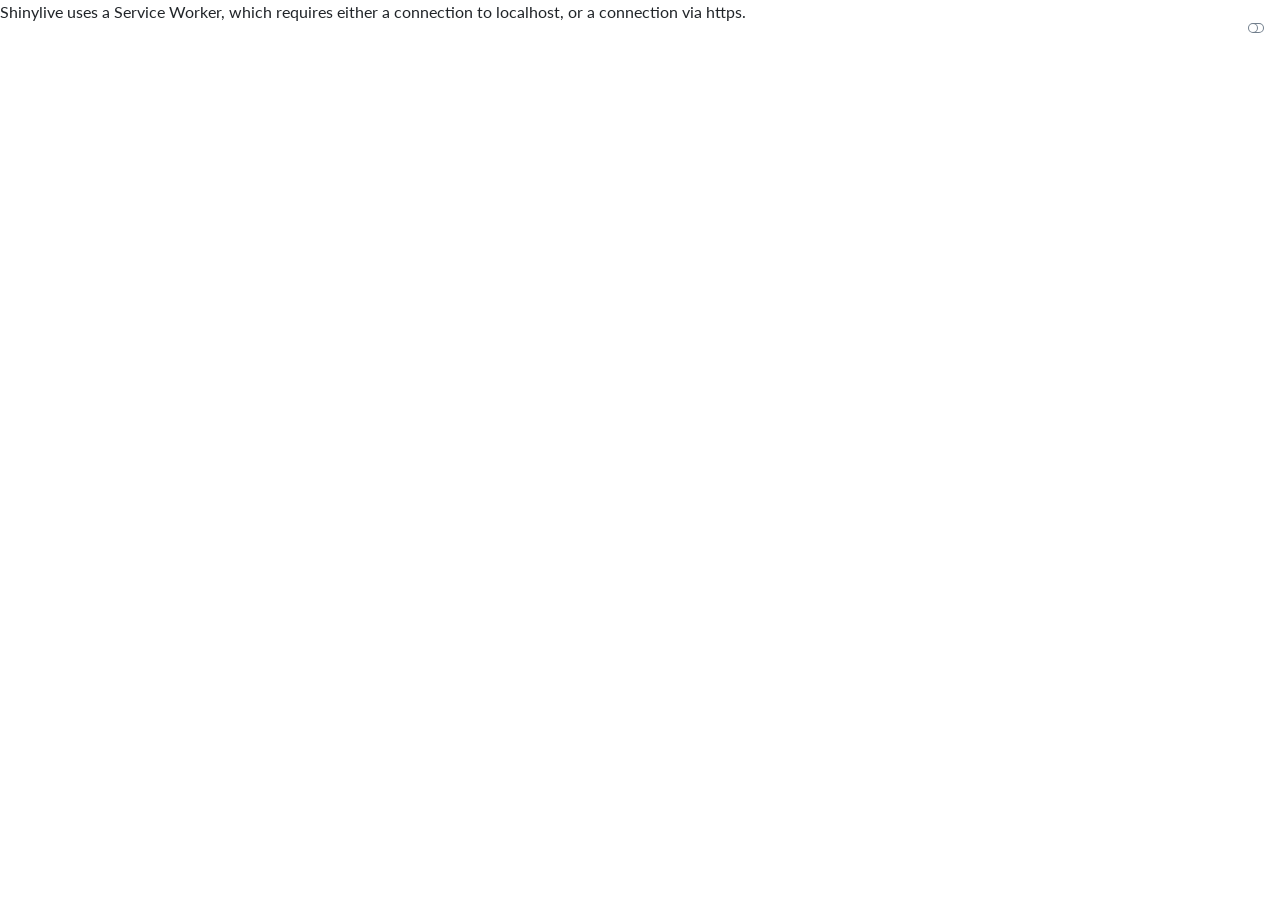
<file: tool_weighting.html>
<!DOCTYPE html>
<html xmlns="http://www.w3.org/1999/xhtml" lang="en" xml:lang="en"><head>

<meta charset="utf-8">
<meta name="generator" content="quarto-1.9.27">

<meta name="viewport" content="width=device-width, initial-scale=1.0, user-scalable=yes">


<title>QC Tool Recommendation Dashboard – QC Benchmark for Nanopore Reads</title>
<style>
/* Default styles provided by pandoc.
** See https://pandoc.org/MANUAL.html#variables-for-html for config info.
*/
code{white-space: pre-wrap;}
span.smallcaps{font-variant: small-caps;}
div.columns{display: flex; gap: min(4vw, 1.5em);}
div.column{flex: auto; overflow-x: auto;}
div.hanging-indent{margin-left: 1.5em; text-indent: -1.5em;}
ul.task-list{list-style: none;}
ul.task-list li input[type="checkbox"] {
  width: 0.8em;
  margin: 0 0.8em 0.2em -1em; /* quarto-specific, see https://github.com/quarto-dev/quarto-cli/issues/4556 */ 
  vertical-align: middle;
}
</style>


<script src="site_libs/quarto-nav/quarto-nav.js"></script>
<script src="site_libs/quarto-nav/headroom.min.js"></script>
<script src="site_libs/clipboard/clipboard.min.js"></script>
<script src="site_libs/quarto-search/autocomplete.umd.js"></script>
<script src="site_libs/quarto-search/fuse.min.js"></script>
<script src="site_libs/quarto-search/quarto-search.js"></script>
<meta name="quarto:offset" content="./">
<script src="site_libs/quarto-html/quarto.js" type="module"></script>
<script src="site_libs/quarto-html/tabsets/tabsets.js" type="module"></script>
<script src="site_libs/quarto-html/popper.min.js"></script>
<script src="site_libs/quarto-html/tippy.umd.min.js"></script>
<script src="site_libs/quarto-html/anchor.min.js"></script>
<link href="site_libs/quarto-html/tippy.css" rel="stylesheet">
<link href="site_libs/quarto-html/quarto-syntax-highlighting-adfb2833bc15652ec5881dc6381ea988.css" rel="stylesheet" class="quarto-color-scheme" id="quarto-text-highlighting-styles">
<link href="site_libs/quarto-html/quarto-syntax-highlighting-dark-60eb8141d3f50090c0f52d36a83ed331.css" rel="stylesheet" class="quarto-color-scheme quarto-color-alternate" id="quarto-text-highlighting-styles">
<link href="site_libs/quarto-html/quarto-syntax-highlighting-adfb2833bc15652ec5881dc6381ea988.css" rel="stylesheet" class="quarto-color-scheme-extra" id="quarto-text-highlighting-styles">
<script src="site_libs/bootstrap/bootstrap.min.js"></script>
<link href="site_libs/bootstrap/bootstrap-icons.css" rel="stylesheet">
<link href="site_libs/bootstrap/bootstrap-e8a4c0895993354b54972b5f1e41c0e4.min.css" rel="stylesheet" append-hash="true" class="quarto-color-scheme" id="quarto-bootstrap" data-mode="light">
<link href="site_libs/bootstrap/bootstrap-dark-58008ceab81c4fb57a6fd58a386c2ec9.min.css" rel="stylesheet" append-hash="true" class="quarto-color-scheme quarto-color-alternate" id="quarto-bootstrap" data-mode="dark">
<link href="site_libs/bootstrap/bootstrap-e8a4c0895993354b54972b5f1e41c0e4.min.css" rel="stylesheet" append-hash="true" class="quarto-color-scheme-extra" id="quarto-bootstrap" data-mode="light">
<meta name="shinylive:serviceworker_dir" content=".">
<script src="site_libs/quarto-contrib/shinylive-0.10.12/shinylive/load-shinylive-sw.js" type="module"></script>
<script src="site_libs/quarto-contrib/shinylive-0.10.12/shinylive/run-python-blocks.js" type="module"></script>
<link href="site_libs/quarto-contrib/shinylive-0.10.12/shinylive/shinylive.css" rel="stylesheet">
<link href="site_libs/quarto-contrib/shinylive-quarto-css/shinylive-quarto.css" rel="stylesheet">
<script id="quarto-search-options" type="application/json">{
  "location": "navbar",
  "copy-button": false,
  "collapse-after": 3,
  "panel-placement": "end",
  "type": "overlay",
  "limit": 50,
  "keyboard-shortcut": [
    "f",
    "/",
    "s"
  ],
  "show-item-context": false,
  "language": {
    "search-no-results-text": "No results",
    "search-matching-documents-text": "matching documents",
    "search-copy-link-title": "Copy link to search",
    "search-hide-matches-text": "Hide additional matches",
    "search-more-match-text": "more match in this document",
    "search-more-matches-text": "more matches in this document",
    "search-clear-button-title": "Clear",
    "search-text-placeholder": "",
    "search-detached-cancel-button-title": "Cancel",
    "search-submit-button-title": "Submit",
    "search-label": "Search"
  }
}</script>
<style>html{ scroll-behavior: smooth; }</style>


</head>

<body class="nav-fixed quarto-light"><script id="quarto-html-before-body" type="application/javascript">
    const toggleBodyColorMode = (bsSheetEl) => {
      const mode = bsSheetEl.getAttribute("data-mode");
      const bodyEl = window.document.querySelector("body");
      if (mode === "dark") {
        bodyEl.classList.add("quarto-dark");
        bodyEl.classList.remove("quarto-light");
      } else {
        bodyEl.classList.add("quarto-light");
        bodyEl.classList.remove("quarto-dark");
      }
    }
    const toggleBodyColorPrimary = () => {
      const bsSheetEl = window.document.querySelector("link#quarto-bootstrap:not([rel=disabled-stylesheet])");
      if (bsSheetEl) {
        toggleBodyColorMode(bsSheetEl);
      }
    }
    const setColorSchemeToggle = (alternate) => {
      const toggles = window.document.querySelectorAll('.quarto-color-scheme-toggle');
      for (let i=0; i < toggles.length; i++) {
        const toggle = toggles[i];
        if (toggle) {
          if (alternate) {
            toggle.classList.add("alternate");
          } else {
            toggle.classList.remove("alternate");
          }
        }
      }
    };
    const toggleColorMode = (alternate) => {
      // Switch the stylesheets
      const primaryStylesheets = window.document.querySelectorAll('link.quarto-color-scheme:not(.quarto-color-alternate)');
      const alternateStylesheets = window.document.querySelectorAll('link.quarto-color-scheme.quarto-color-alternate');
      manageTransitions('#quarto-margin-sidebar .nav-link', false);
      if (alternate) {
        // note: dark is layered on light, we don't disable primary!
        enableStylesheet(alternateStylesheets);
        for (const sheetNode of alternateStylesheets) {
          if (sheetNode.id === "quarto-bootstrap") {
            toggleBodyColorMode(sheetNode);
          }
        }
      } else {
        disableStylesheet(alternateStylesheets);
        enableStylesheet(primaryStylesheets)
        toggleBodyColorPrimary();
      }
      manageTransitions('#quarto-margin-sidebar .nav-link', true);
      // Switch the toggles
      setColorSchemeToggle(alternate)
      // Hack to workaround the fact that safari doesn't
      // properly recolor the scrollbar when toggling (#1455)
      if (navigator.userAgent.indexOf('Safari') > 0 && navigator.userAgent.indexOf('Chrome') == -1) {
        manageTransitions("body", false);
        window.scrollTo(0, 1);
        setTimeout(() => {
          window.scrollTo(0, 0);
          manageTransitions("body", true);
        }, 40);
      }
    }
    const disableStylesheet = (stylesheets) => {
      for (let i=0; i < stylesheets.length; i++) {
        const stylesheet = stylesheets[i];
        stylesheet.rel = 'disabled-stylesheet';
      }
    }
    const enableStylesheet = (stylesheets) => {
      for (let i=0; i < stylesheets.length; i++) {
        const stylesheet = stylesheets[i];
        if(stylesheet.rel !== 'stylesheet') { // for Chrome, which will still FOUC without this check
          stylesheet.rel = 'stylesheet';
        }
      }
    }
    const manageTransitions = (selector, allowTransitions) => {
      const els = window.document.querySelectorAll(selector);
      for (let i=0; i < els.length; i++) {
        const el = els[i];
        if (allowTransitions) {
          el.classList.remove('notransition');
        } else {
          el.classList.add('notransition');
        }
      }
    }
    const isFileUrl = () => {
      return window.location.protocol === 'file:';
    }
    const hasAlternateSentinel = () => {
      let styleSentinel = getColorSchemeSentinel();
      if (styleSentinel !== null) {
        return styleSentinel === "alternate";
      } else {
        return false;
      }
    }
    const setStyleSentinel = (alternate) => {
      const value = alternate ? "alternate" : "default";
      if (!isFileUrl()) {
        window.localStorage.setItem("quarto-color-scheme", value);
      } else {
        localAlternateSentinel = value;
      }
    }
    const getColorSchemeSentinel = () => {
      if (!isFileUrl()) {
        const storageValue = window.localStorage.getItem("quarto-color-scheme");
        return storageValue != null ? storageValue : localAlternateSentinel;
      } else {
        return localAlternateSentinel;
      }
    }
    const toggleGiscusIfUsed = (isAlternate, darkModeDefault) => {
      const baseTheme = document.querySelector('#giscus-base-theme')?.value ?? 'light';
      const alternateTheme = document.querySelector('#giscus-alt-theme')?.value ?? 'dark';
      let newTheme = '';
      if(authorPrefersDark) {
        newTheme = isAlternate ? baseTheme : alternateTheme;
      } else {
        newTheme = isAlternate ? alternateTheme : baseTheme;
      }
      const changeGiscusTheme = () => {
        // From: https://github.com/giscus/giscus/issues/336
        const sendMessage = (message) => {
          const iframe = document.querySelector('iframe.giscus-frame');
          if (!iframe) return;
          iframe.contentWindow.postMessage({ giscus: message }, 'https://giscus.app');
        }
        sendMessage({
          setConfig: {
            theme: newTheme
          }
        });
      }
      const isGiscussLoaded = window.document.querySelector('iframe.giscus-frame') !== null;
      if (isGiscussLoaded) {
        changeGiscusTheme();
      }
    };
    const authorPrefersDark = false;
    const darkModeDefault = authorPrefersDark;
      document.querySelector('link#quarto-text-highlighting-styles.quarto-color-scheme-extra').rel = 'disabled-stylesheet';
      document.querySelector('link#quarto-bootstrap.quarto-color-scheme-extra').rel = 'disabled-stylesheet';
    let localAlternateSentinel = darkModeDefault ? 'alternate' : 'default';
    // Dark / light mode switch
    window.quartoToggleColorScheme = () => {
      // Read the current dark / light value
      let toAlternate = !hasAlternateSentinel();
      toggleColorMode(toAlternate);
      setStyleSentinel(toAlternate);
      toggleGiscusIfUsed(toAlternate, darkModeDefault);
      window.dispatchEvent(new Event('resize'));
    };
    // Switch to dark mode if need be
    if (hasAlternateSentinel()) {
      toggleColorMode(true);
    } else {
      toggleColorMode(false);
    }
  </script>

<div id="quarto-search-results"></div>
  <header id="quarto-header" class="headroom fixed-top">
    <nav class="navbar navbar-expand-lg " data-bs-theme="dark">
      <div class="navbar-container container-fluid">
      <div class="navbar-brand-container mx-auto">
    <a class="navbar-brand" href="./index.html">
    <span class="navbar-title">QC Benchmark for Nanopore Reads</span>
    </a>
  </div>
            <div id="quarto-search" class="" title="Search"></div>
          <button class="navbar-toggler" type="button" data-bs-toggle="collapse" data-bs-target="#navbarCollapse" aria-controls="navbarCollapse" role="menu" aria-expanded="false" aria-label="Toggle navigation" onclick="if (window.quartoToggleHeadroom) { window.quartoToggleHeadroom(); }">
  <span class="navbar-toggler-icon"></span>
</button>
          <div class="collapse navbar-collapse" id="navbarCollapse">
            <ul class="navbar-nav navbar-nav-scroll me-auto">
  <li class="nav-item">
    <a class="nav-link active" href="./tool_weighting.html" aria-current="page"> 
<span class="menu-text">QC Tool Selection</span></a>
  </li>  
  <li class="nav-item">
    <a class="nav-link" href="./methods_and_robustness.html"> 
<span class="menu-text">Methods &amp; Robustness</span></a>
  </li>  
</ul>
          </div> <!-- /navcollapse -->
            <div class="quarto-navbar-tools">
  <a href="" class="quarto-color-scheme-toggle quarto-navigation-tool  px-1" onclick="window.quartoToggleColorScheme(); return false;" title="Toggle dark mode"><i class="bi"></i></a>
</div>
      </div> <!-- /container-fluid -->
    </nav>
</header>
<!-- content -->
<div id="quarto-content" class="quarto-container page-columns page-rows-contents page-layout-full page-navbar">
<!-- sidebar -->
<!-- margin-sidebar -->
    <div id="quarto-margin-sidebar" class="sidebar margin-sidebar zindex-bottom">
        
    </div>
<!-- main -->
<main class="content column-page" id="quarto-document-content">


<header id="title-block-header" class="quarto-title-block default">
<div class="quarto-title">
<h1 class="title">QC Tool Recommendation Dashboard</h1>
</div>



<div class="quarto-title-meta column-page">

    
  
    
  </div>
  


</header>


<div class="callout callout-style-simple callout-note no-icon">
<div class="callout-body d-flex">
<div class="callout-icon-container">
<i class="callout-icon no-icon"></i>
</div>
<div class="callout-body-container">
<p><strong>Scoring Specification:</strong> 1.0 &nbsp;|&nbsp; <strong>Benchmark Scope:</strong> 13 reference bacterial isolates × 17 combinations × HAC/SUP × 20×/100× (884 observations) &nbsp;|&nbsp; <a href="methods_and_robustness.html">Methods &amp; Robustness Documentation →</a></p>
</div>
</div>
</div>
<pre class="shinylive-python" data-engine="python"><code>#| '!! shinylive warning !!': |
#|   shinylive does not work in self-contained HTML documents.
#|   Please set `embed-resources: false` in your metadata.
#| standalone: true
#| viewerHeight: 1100

from shiny import App, render, ui, reactive
import pandas as pd
import numpy as np
import re
import io
import hashlib
from datetime import datetime, timezone

def _load_app_config():
    try:
        from qc_scoring.config import load_dashboard_config
        return load_dashboard_config()
    except Exception:
        from dataclasses import dataclass

        @dataclass(frozen=True)
        class DashboardConfig:
            repository_owner: str = "adimascf"
            repository_name: str = "biox7021"
            site_base_url: str = "https://adimascf.github.io/biox7021/"
            default_branch: str = "main"
            source_data_path: str = "logbook/assembly_metrics.csv"
            pinned_commit: str = "4d6b8cb1d482e5066f9ca575ebd3b67af4a32562"
            bundled_data_path: str = "assets/data/assembly_metrics.csv"
            scoring_version: str = "1.0"

            def provenance_text(self) -&gt; str:
                commit_short = self.pinned_commit[:7] if self.pinned_commit else "unknown"
                return f"Source: {self.repository_owner}/{self.repository_name} @ {commit_short}"

            def data_url(self) -&gt; str:
                return f"https://raw.githubusercontent.com/{self.repository_owner}/{self.repository_name}/{self.pinned_commit}/{self.source_data_path}"

        try:
            import yaml
            for p in ["config/dashboard_config.yaml", "../config/dashboard_config.yaml"]:
                try:
                    with open(p, "r", encoding="utf-8") as f:
                        data = yaml.safe_load(f) or {}
                        repo = data.get("repository", {})
                        evidence = data.get("evidence", {})
                        scoring = data.get("scoring", {})
                        return DashboardConfig(
                            repository_owner=str(repo.get("owner", "adimascf")),
                            repository_name=str(repo.get("name", "biox7021")),
                            site_base_url=str(repo.get("base_url", "https://adimascf.github.io/biox7021/")),
                            default_branch=str(repo.get("default_branch", "main")),
                            source_data_path=str(evidence.get("source_data_path", "logbook/assembly_metrics.csv")),
                            pinned_commit=str(evidence.get("pinned_commit", "4d6b8cb1d482e5066f9ca575ebd3b67af4a32562")),
                            bundled_data_path=str(evidence.get("bundled_data_path", "assets/data/assembly_metrics.csv")),
                            scoring_version=str(scoring.get("version", "1.0")),
                        )
                except Exception:
                    pass
        except Exception:
            pass

        return DashboardConfig()

app_config = _load_app_config()

app_ui = ui.page_fluid(
    ui.tags.style("""
        .region-container {
            border: 1px solid #e2e8f0;
            border-radius: 8px;
            padding: 18px 20px;
            margin-bottom: 20px;
            background-color: #ffffff;
        }
        .region-header {
            font-size: 1.2rem;
            font-weight: 600;
            margin-top: 0;
            margin-bottom: 12px;
            color: #1e293b;
            border-bottom: 2px solid #f1f5f9;
            padding-bottom: 8px;
        }
        .provenance-box {
            font-size: 0.85rem;
            color: #64748b;
            background-color: #f8fafc;
            border-left: 4px solid #3b82f6;
            padding: 10px 14px;
            margin-top: 15px;
        }
        .sr-only {
            position: absolute;
            width: 1px;
            height: 1px;
            padding: 0;
            margin: -1px;
            overflow: hidden;
            clip: rect(0, 0, 0, 0);
            border: 0;
        }
        .ranking-table th {
            background-color: #f8fafc;
            color: #334155;
            font-weight: 600;
            font-size: 0.9rem;
            border-bottom: 2px solid #cbd5e1;
        }
        .ranking-table td {
            vertical-align: middle;
            font-size: 0.9rem;
        }
        .near-tie-badge {
            font-size: 0.72rem;
            background-color: #475569;
            color: #ffffff;
            padding: 2px 7px;
            border-radius: 4px;
            display: inline-block;
            margin-top: 2px;
            font-weight: 500;
        }
        .dot-plot-container {
            background-color: #ffffff;
            border: 1px solid #cbd5e1;
            border-radius: 6px;
            padding: 12px 14px;
            margin-bottom: 14px;
        }
        .text-interpretation-box {
            font-size: 0.85rem;
            color: #334155;
            background-color: #f8fafc;
            border: 1px solid #e2e8f0;
            border-radius: 6px;
            padding: 10px 14px;
            margin-top: 8px;
            margin-bottom: 16px;
        }
    """),

    # Region 1: Scenario Selection
    ui.tags.section(
        {"id": "region-scenario", "role": "region", "aria-labelledby": "heading-scenario", "class": "region-container"},
        ui.tags.h2({"id": "heading-scenario", "class": "region-header"}, "1. Scenario Selection"),
        ui.tags.p("Select the basecalling model and sequencing depth matching your experiment. Selections begin unset."),
        ui.layout_columns(
            ui.input_select(
                "model_select",
                "Basecalling Model",
                {"": "-- Select Basecalling Model --", "hac": "HAC (High Accuracy)", "sup": "SUP (Super Accurate)"},
                selected="",
            ),
            ui.input_select(
                "depth_select",
                "Sequencing Depth",
                {"": "-- Select Sequencing Depth --", "20x": "20× Depth", "100x": "100× Depth"},
                selected="",
            ),
            col_widths=(6, 6)
        ),
        ui.output_ui("scenario_validation_msg")
    ),

    # Region 2: Priorities and Weights
    ui.tags.section(
        {"id": "region-priorities", "role": "region", "aria-labelledby": "heading-priorities", "class": "region-container"},
        ui.tags.h2({"id": "heading-priorities", "class": "region-header"}, "2. Priorities &amp; Eligibility Requirements"),
        ui.tags.p("Choose a published starting preset or define custom percentage priorities totaling 100%."),
        ui.layout_columns(
            ui.tags.div(
                ui.input_select(
                    "preset_select",
                    "Preference Preset",
                    {
                        "community_balanced": "Community-balanced (27.4% Acc, 21.9% Contig, 16.3% Res, 34.4% Repl)",
                        "complete_replicon_recovery": "Complete-replicon-recovery (Gate: all replicons ≥95%)",
                        "sequence_accurate_assembly": "Sequence-accurate-assembly (50% Acc, 14% Contig, 12% Res, 24% Repl)",
                        "custom": "Custom Priorities"
                    },
                    selected="community_balanced"
                ),
                ui.input_action_button(
                    "btn_reset",
                    "Reset to Community-balanced",
                    class_="btn btn-sm btn-outline-secondary",
                    style="margin-top: 4px;"
                )
            ),
            ui.output_ui("preset_description"),
            col_widths=(6, 6)
        ),
        ui.tags.div(
            {"role": "group", "aria-labelledby": "weights-label"},
            ui.tags.span({"id": "weights-label", "class": "sr-only"}, "Criterion percentage weights"),
            ui.layout_columns(
                ui.input_numeric("w_acc", "Sequence Accuracy (%)", value=27.4, min=0, max=100, step=0.1),
                ui.input_numeric("w_cont", "Reference Contiguity (%)", value=21.9, min=0, max=100, step=0.1),
                ui.input_numeric("w_res", "Residual Adapter Removal (%)", value=16.3, min=0, max=100, step=0.1),
                ui.input_numeric("w_rep", "Replicon Recovery (%)", value=34.4, min=0, max=100, step=0.1),
                col_widths=(3, 3, 3, 3)
            ),
            ui.output_ui("weight_total_indicator")
        ),
        ui.tags.hr(),
        ui.tags.div(
            {"role": "group", "aria-labelledby": "gates-label"},
            ui.tags.h3({"id": "gates-label", "style": "font-size: 1rem; font-weight: 600;"}, "Non-compensatory Eligibility Gates"),
            ui.input_checkbox("gate_complete", "Require Complete Replicon Recovery (all replicons ≥95% coverage)", value=False),
            ui.input_checkbox("gate_zero_hits", "Require Zero Detected Residual Adapter/Barcode Hits", value=False)
        )
    ),

    # Region 3: Recommendation Shortlist
    ui.tags.section(
        {"id": "region-shortlist", "role": "region", "aria-labelledby": "heading-shortlist", "class": "region-container"},
        ui.tags.h2({"id": "heading-shortlist", "class": "region-header"}, "3. Recommendation Shortlist"),
        ui.tags.p(
            "Ranked eligible QC–trimming combinations ordered by full-precision preference-alignment score (fixed ranking order; not re-sortable by individual metrics). "
            "Adjacent eligible results differing by less than one full-precision point are labelled 'similar overall scores' (descriptive communication qualifier; not statistically equivalent)."
        ),
        ui.output_ui("shortlist_content")
    ),

    # Region 4: Selected Detail
    ui.tags.section(
        {"id": "region-detail", "role": "region", "aria-labelledby": "heading-detail", "class": "region-container"},
        ui.tags.h2({"id": "heading-detail", "class": "region-header"}, "4. Selected Combination Evidence &amp; Diagnostics"),
        ui.tags.p("Detailed per-isolate performance, warnings, dot plots, and error-event breakdown for the selected tool combination:"),
        ui.tags.div(
            ui.input_select(
                "selected_combo",
                "Select Combination to Inspect Evidence &amp; Diagnostics:",
                {"": "-- Select Scenario First --"},
                selected="",
            ),
            style="max-width: 520px; margin-bottom: 16px;"
        ),
        ui.output_ui("selected_combo_detail")
    ),

        ui.tags.div(
            {"class": "provenance-box"},
            ui.tags.strong("Scoring Version: "), f"{app_config.scoring_version} | ",
            ui.tags.strong("Source Repository: "), f"{app_config.repository_owner}/{app_config.repository_name} | ",
            ui.tags.strong("Pinned Commit: "), f"{app_config.pinned_commit} | ",
            ui.tags.strong("Benchmark Scope &amp; Limitations: "),
            "Evaluated on 13 reference bacterial isolates across 17 QC–trimming combinations (884 observations). "
            "Scores represent preference-alignment trade-offs on this benchmark cohort and are not universal assembly quality indicators. "
            "No qualitative evaluation labels, rating tiers, or subjective categories are assigned."
        )
)

_REPLICON_COV_RE = re.compile(r"([\d.]+)\s*%\s*cov")

EXPECTED_BENCHMARK_COMBINATIONS = {
    "chopper-barbell", "chopper-dorado", "chopper-porechop_abi", "chopper-untrimmed",
    "fastplong-all", "filtlong-barbell", "filtlong-dorado", "filtlong-porechop_abi",
    "filtlong-untrimmed", "seqkit-barbell", "seqkit-dorado", "seqkit-porechop_abi",
    "seqkit-untrimmed", "unprocessed-barbell", "unprocessed-dorado",
    "unprocessed-porechop_abi", "unprocessed-untrimmed",
}

EXPECTED_BENCHMARK_SAMPLES = {
    "AJ292__202310", "AMtb_1__202402", "ATCC_10708__202309", "ATCC_17802__202309",
    "ATCC_19119__202309", "ATCC_25922__202309", "ATCC_33560__202309", "ATCC_35221__202309",
    "ATCC_35897__202309", "ATCC_BAA-679__202309", "BPH2947__202310", "MMC234__202311", "RDH275__202311"
}

def render_dot_plot_svg(title: str, plot_id: str, isolate_scores: dict, cohort_mean: float) -&gt; str:
    samples = sorted(isolate_scores.keys())
    n = len(samples)
    row_height = 24
    top_margin = 46
    bottom_margin = 40
    left_margin = 175
    plot_width = 450
    total_width = left_margin + plot_width + 65
    total_height = top_margin + (n * row_height) + bottom_margin

    def val_to_x(val: float) -&gt; float:
        clipped = max(0.0, min(100.0, float(val)))
        return left_margin + (clipped / 100.0) * plot_width

    grid_lines = []
    tick_labels = []
    for tick in [0, 20, 40, 60, 80, 100]:
        x = val_to_x(tick)
        grid_lines.append(f'&lt;line x1="{x:.1f}" y1="{top_margin}" x2="{x:.1f}" y2="{top_margin + n * row_height}" stroke="#e2e8f0" stroke-width="1" stroke-dasharray="2,2"/&gt;')
        tick_labels.append(f'&lt;text x="{x:.1f}" y="{top_margin + n * row_height + 18}" text-anchor="middle" font-size="11" fill="#64748b" font-family="sans-serif"&gt;{tick}&lt;/text&gt;')

    mean_x = val_to_x(cohort_mean)
    mean_line = (
        f'&lt;line x1="{mean_x:.1f}" y1="{top_margin - 8}" x2="{mean_x:.1f}" y2="{top_margin + n * row_height + 8}" '
        f'stroke="#0284c7" stroke-width="2.5" stroke-dasharray="4,3"/&gt;\n'
        f'&lt;rect x="{mean_x - 52:.1f}" y="{top_margin - 25}" width="104" height="18" rx="3" fill="#0284c7"/&gt;\n'
        f'&lt;text x="{mean_x:.1f}" y="{top_margin - 12}" text-anchor="middle" font-size="10.5" font-weight="bold" fill="#ffffff" font-family="sans-serif"&gt;Cohort Mean: {cohort_mean:.1f}&lt;/text&gt;'
    )

    rows = []
    for idx, sample in enumerate(samples):
        y = top_margin + idx * row_height + (row_height / 2)
        score = float(isolate_scores.get(sample, 0.0))
        dot_x = val_to_x(score)
        rows.append(f'&lt;line x1="{left_margin}" y1="{y:.1f}" x2="{left_margin + plot_width}" y2="{y:.1f}" stroke="#f8fafc" stroke-width="1"/&gt;')
        rows.append(f'&lt;text x="{left_margin - 10}" y="{y + 4:.1f}" text-anchor="end" font-size="11" fill="#334155" font-family="monospace"&gt;{sample}&lt;/text&gt;')
        # Dual visual encoding: filled circle + white ring (colour is not the only carrier)
        rows.append(
            f'&lt;circle cx="{dot_x:.1f}" cy="{y:.1f}" r="6" fill="#0f766e" stroke="#134e4a" stroke-width="1.5"/&gt;\n'
            f'&lt;circle cx="{dot_x:.1f}" cy="{y:.1f}" r="2" fill="#ffffff"/&gt;'
        )
        text_x = dot_x + 10 if dot_x &lt; (left_margin + plot_width - 32) else dot_x - 10
        text_anchor = "start" if dot_x &lt; (left_margin + plot_width - 32) else "end"
        rows.append(f'&lt;text x="{text_x:.1f}" y="{y + 3.5:.1f}" text-anchor="{text_anchor}" font-size="10" font-weight="600" fill="#0f766e" font-family="sans-serif"&gt;{score:.1f}&lt;/text&gt;')

    return f"""
    &lt;svg id="{plot_id}" width="100%" height="{total_height}" viewBox="0 0 {total_width} {total_height}" xmlns="http://www.w3.org/2000/svg" role="img" aria-label="{title} per-isolate dot plot"&gt;
        &lt;title&gt;{title} Dot Plot&lt;/title&gt;
        &lt;desc&gt;{title} scores for 13 reference bacterial isolates with cohort mean at {cohort_mean:.1f}. No population confidence intervals are displayed as this is the complete benchmark cohort.&lt;/desc&gt;
        &lt;text x="{left_margin}" y="18" font-size="13" font-weight="bold" fill="#1e293b" font-family="sans-serif"&gt;{title}&lt;/text&gt;
        &lt;text x="{left_margin}" y="32" font-size="10" fill="#64748b" font-family="sans-serif"&gt;Fixed 0–100 criterion scale | Reference cohort (no population confidence intervals)&lt;/text&gt;
        {''.join(grid_lines)}
        {''.join(tick_labels)}
        {''.join(rows)}
        {mean_line}
    &lt;/svg&gt;
    """

def calculate_scenario_rankings(
    df: pd.DataFrame,
    model: str,
    depth: str,
    weight_accuracy: float,
    weight_contiguity: float,
    weight_residual: float,
    weight_replicon: float,
    gate_complete: bool = False,
    gate_zero_hits: bool = False,
):
    subset = df[(df["model"] == model) &amp; (df["depth"] == depth)]
    w_acc = float(weight_accuracy) / 100.0
    w_cont = float(weight_contiguity) / 100.0
    w_res = float(weight_residual) / 100.0
    w_rep = float(weight_replicon) / 100.0

    eligible_records = []
    excluded_records = []
    insufficient_records = []

    combos_present = set(subset["combo"].unique()) if not subset.empty else set()
    all_combos = sorted(EXPECTED_BENCHMARK_COMBINATIONS.union(combos_present))

    for combo in all_combos:
        combo_name = str(combo)
        isolate_metrics = subset[subset["combo"] == combo]
        samples_present = set(isolate_metrics["sample"].unique())
        missing_samples = EXPECTED_BENCHMARK_SAMPLES - samples_present
        if missing_samples:
            insufficient_records.append({
                "combo": combo_name,
                "overall_score": 0.0,
                "display_score": None,
                "rank": None,
                "is_eligible": False,
                "is_insufficient_data": True,
                "ineligible_reason": (
                    f"insufficient benchmark data: missing {len(missing_samples)} isolate(s): "
                    f"{sorted(missing_samples)}"
                ),
                "reasons": [
                    f"insufficient benchmark data: missing {len(missing_samples)} isolate(s): "
                    f"{sorted(missing_samples)}"
                ],
                "warnings": ["Insufficient benchmark data"],
                "raw_group": isolate_metrics,
            })
            continue

        iso_cont = np.maximum(0.0, 1.0 - np.abs(isolate_metrics["auNGA_ratio"] - 1.0)) * 100.0
        iso_acc = np.clip(1.0 - (isolate_metrics["Mismatches per 100kbp"] + isolate_metrics["Indels per 100kbp"]) / 10.0, 0.0, 1.0) * 100.0

        mean_cont = float(np.mean(iso_cont))
        mean_acc = float(np.mean(iso_acc))
        clean_pct = float(np.mean(isolate_metrics["contamination_count"] == 0) * 100.0)
        total_residual_hits = int(isolate_metrics["contamination_count"].sum())
        clean_isolates = int((isolate_metrics["contamination_count"] == 0).sum())
        affected_residual_isolates = int((isolate_metrics["contamination_count"] &gt; 0).sum())
        total_missed_replicons = int(isolate_metrics["total_missed"].sum())
        full_missed = int(isolate_metrics["full_missed"].sum())
        partial_missed = int(isolate_metrics["partial_missed"].sum())
        affected_replicon_isolates = int((isolate_metrics["total_missed"] &gt; 0).sum())
        score_rep = float(max(0.0, 1.0 - total_missed_replicons / 3.0) * 100.0)

        mean_error_rate = float(np.mean(isolate_metrics["Mismatches per 100kbp"] + isolate_metrics["Indels per 100kbp"]))
        mean_mismatches = float(np.mean(isolate_metrics["Mismatches per 100kbp"]))
        mean_indels = float(np.mean(isolate_metrics["Indels per 100kbp"]))
        mean_aunga = float(np.mean(isolate_metrics["auNGA_ratio"]))

        # Supporting diagnostics
        dup_series = isolate_metrics["Duplication_ratio"] if "Duplication_ratio" in isolate_metrics.columns else pd.Series([1.0] * len(isolate_metrics))
        mean_duplication = float(np.mean(dup_series))
        mis_series = isolate_metrics["misassemblies"] if "misassemblies" in isolate_metrics.columns else pd.Series([0] * len(isolate_metrics))
        total_misassemblies = int(np.sum(mis_series))

        overall_score = (w_acc * mean_acc + w_cont * mean_cont + w_res * clean_pct + w_rep * score_rep)

        # Check replicon completeness (&gt;=95% coverage on all expected replicons, rejecting empty strings)
        all_replicons_complete = True
        for cov_str in isolate_metrics["all_contigs_coverage"]:
            text = str(cov_str).strip()
            if not text:
                all_replicons_complete = False
                break
            matches = _REPLICON_COV_RE.findall(text)
            if not matches or any(float(m) &lt; 95.0 for m in matches):
                all_replicons_complete = False
                break

        is_eligible = True
        reasons = []

        if gate_complete and not all_replicons_complete:
            is_eligible = False
            reasons.append("fails complete-recovery gate (&lt;95% coverage on at least one replicon)")

        if gate_zero_hits and total_residual_hits &gt; 0:
            is_eligible = False
            reasons.append(f"fails zero-residual-hits gate ({total_residual_hits} residual hit(s) detected)")

        # Concrete warnings
        warnings = []
        if total_residual_hits &gt; 0:
            warnings.append(f"{total_residual_hits} residual adapter/barcode hit(s) across {affected_residual_isolates} isolate(s)")
        if total_missed_replicons &gt; 0:
            warnings.append(f"{total_missed_replicons} missed or severely incomplete replicon(s) across {affected_replicon_isolates} isolate(s) ({full_missed} full, {partial_missed} partial)")

        min_acc_val = float(np.min(iso_acc))
        if (mean_acc - min_acc_val) &gt;= 25.0:
            warnings.append(f"Variable sequence accuracy across isolates: lowest isolate score is {min_acc_val:.1f} (cohort mean {mean_acc:.1f})")

        min_cont_val = float(np.min(iso_cont))
        if (mean_cont - min_cont_val) &gt;= 25.0:
            warnings.append(f"Variable contiguity across isolates: lowest isolate score is {min_cont_val:.1f} (cohort mean {mean_cont:.1f})")

        sample_names = list(isolate_metrics["sample"])
        iso_acc_dict = {str(s): float(v) for s, v in zip(sample_names, iso_acc)}
        iso_cont_dict = {str(s): float(v) for s, v in zip(sample_names, iso_cont)}

        item = {
            "combo": combo_name,
            "overall_score": overall_score,
            "display_score": round(overall_score, 1),
            "rank": None,
            "is_eligible": is_eligible,
            "is_insufficient_data": False,
            "contiguity": round(mean_cont, 1),
            "accuracy": round(mean_acc, 1),
            "residual": round(clean_pct, 1),
            "replicon": round(score_rep, 1),
            "score_contiguity": mean_cont,
            "score_accuracy": mean_acc,
            "score_residual": clean_pct,
            "score_replicon": score_rep,
            "mean_error_rate": mean_error_rate,
            "mean_mismatches": mean_mismatches,
            "mean_indels": mean_indels,
            "mean_aunga": mean_aunga,
            "mean_duplication_ratio": mean_duplication,
            "total_misassemblies": total_misassemblies,
            "isolate_acc_scores": iso_acc_dict,
            "isolate_cont_scores": iso_cont_dict,
            "t_hits": total_residual_hits,
            "clean_isolates": clean_isolates,
            "affected_residual_isolates": affected_residual_isolates,
            "t_miss": total_missed_replicons,
            "full_missed": full_missed,
            "partial_missed": partial_missed,
            "affected_replicon_isolates": affected_replicon_isolates,
            "reasons": reasons,
            "ineligible_reason": "; ".join(reasons) if reasons else None,
            "warnings": warnings,
            "is_near_tie": False,
            "raw_group": isolate_metrics,
        }

        if is_eligible:
            eligible_records.append(item)
        else:
            excluded_records.append(item)

    # Sort eligible by full precision overall_score descending, then combo
    eligible_records.sort(key=lambda r: (-r["overall_score"], r["combo"]))

    # Competition ranking
    for idx, rec in enumerate(eligible_records):
        if idx == 0:
            rec["rank"] = 1
        else:
            prev = eligible_records[idx - 1]
            if abs(rec["overall_score"] - prev["overall_score"]) &lt; 1e-9:
                rec["rank"] = prev["rank"]
            else:
                rec["rank"] = idx + 1

    # Near tie calculation
    for idx in range(len(eligible_records) - 1):
        if abs(eligible_records[idx]["overall_score"] - eligible_records[idx + 1]["overall_score"]) &lt; 1.0:
            eligible_records[idx]["is_near_tie"] = True
            eligible_records[idx + 1]["is_near_tie"] = True

    excluded_records.sort(key=lambda r: (-r["overall_score"], r["combo"]))
    insufficient_records.sort(key=lambda r: r["combo"])

    return eligible_records, excluded_records, insufficient_records

def generate_dashboard_csv_export(
    df: pd.DataFrame,
    model: str,
    depth: str,
    preset: str,
    weight_accuracy: float,
    weight_contiguity: float,
    weight_residual: float,
    weight_replicon: float,
    gate_complete: bool = False,
    gate_zero_hits: bool = False,
    config=None,
) -&gt; str:
    if not model or not depth:
        raise ValueError("Cannot generate CSV export: Scenario must be selected (basecalling model and depth).")

    w_acc = float(weight_accuracy)
    w_cont = float(weight_contiguity)
    w_res = float(weight_residual)
    w_rep = float(weight_replicon)
    if w_acc &lt; 0 or w_cont &lt; 0 or w_res &lt; 0 or w_rep &lt; 0:
        raise ValueError("Cannot generate CSV export: Weights must be non-negative.")
    total = w_acc + w_cont + w_res + w_rep
    if abs(total - 100.0) &gt; 1e-4 or total == 0:
        raise ValueError("Cannot generate CSV export: Weights must total exactly 100%.")

    eligible, excluded, insufficient = calculate_scenario_rankings(
        df=df,
        model=model,
        depth=depth,
        weight_accuracy=w_acc,
        weight_contiguity=w_cont,
        weight_residual=w_res,
        weight_replicon=w_rep,
        gate_complete=gate_complete,
        gate_zero_hits=gate_zero_hits,
    )

    csv_bytes = df.to_csv(index=False).encode("utf-8")
    content_hash = hashlib.sha256(csv_bytes).hexdigest()
    now_iso = datetime.now(timezone.utc).isoformat()

    scoring_version = getattr(config, "scoring_version", "1.0") if config else "1.0"
    source_commit = getattr(config, "pinned_commit", "4d6b8cb1d482e5066f9ca575ebd3b67af4a32562") if config else "4d6b8cb1d482e5066f9ca575ebd3b67af4a32562"

    def _build_row(r, rank_val, is_elig, is_insuff, inelig_reason, is_nt, nt_label, disp_score):
        return {
            "rank": rank_val,
            "combo": r["combo"],
            "overall_score": r["overall_score"] if not is_insuff else 0.0,
            "display_score": disp_score,
            "is_eligible": is_elig,
            "is_insufficient_data": is_insuff,
            "ineligible_reason": inelig_reason,
            "is_near_tie": is_nt,
            "near_tie_label": nt_label,
            "score_contiguity": r["score_contiguity"] if not is_insuff else 0.0,
            "score_accuracy": r["score_accuracy"] if not is_insuff else 0.0,
            "score_residual": r["score_residual"] if not is_insuff else 0.0,
            "score_replicon": r["score_replicon"] if not is_insuff else 0.0,
            "mean_auNGA_ratio": r["mean_aunga"] if not is_insuff else 0.0,
            "mean_error_rate": r["mean_error_rate"] if not is_insuff else 0.0,
            "mean_mismatches": r["mean_mismatches"] if not is_insuff else 0.0,
            "mean_indels": r["mean_indels"] if not is_insuff else 0.0,
            "residual_total_hits": r["t_hits"] if not is_insuff else 0,
            "residual_clean_isolates": r["clean_isolates"] if not is_insuff else 0,
            "residual_affected_isolates": r["affected_residual_isolates"] if not is_insuff else 0,
            "replicon_total_missed": r["t_miss"] if not is_insuff else 0,
            "replicon_full_missed": r["full_missed"] if not is_insuff else 0,
            "replicon_partial_missed": r["partial_missed"] if not is_insuff else 0,
            "replicon_affected_isolates": r["affected_replicon_isolates"] if not is_insuff else 0,
            "mean_duplication_ratio": r["mean_duplication_ratio"] if not is_insuff else 0.0,
            "total_misassemblies": r["total_misassemblies"] if not is_insuff else 0,
            "warnings": "; ".join(r["warnings"]),
            "preset": preset,
            "scenario_model": model,
            "scenario_depth": depth,
            "weight_accuracy": w_acc,
            "weight_contiguity": w_cont,
            "weight_residual": w_res,
            "weight_replicon": w_rep,
            "gate_complete_recovery": bool(gate_complete),
            "gate_zero_residual_hits": bool(gate_zero_hits),
            "scoring_version": scoring_version,
            "source_data_commit": source_commit,
            "source_data_hash": content_hash,
            "generated_at": now_iso,
        }

    rows = []
    # 1. Eligible combinations in displayed ranking order
    for r in eligible:
        rows.append(_build_row(
            r,
            rank_val=r["rank"] if r["rank"] is not None else "",
            is_elig=True,
            is_insuff=False,
            inelig_reason="",
            is_nt=r["is_near_tie"],
            nt_label="similar overall scores" if r["is_near_tie"] else "",
            disp_score=r["display_score"] if r["display_score"] is not None else "",
        ))

    # 2. Excluded combinations in displayed order
    for r in excluded:
        rows.append(_build_row(
            r,
            rank_val="",
            is_elig=False,
            is_insuff=False,
            inelig_reason="; ".join(r["reasons"]),
            is_nt=r["is_near_tie"],
            nt_label="similar overall scores" if r["is_near_tie"] else "",
            disp_score=r["display_score"] if r["display_score"] is not None else "",
        ))

    # 3. Insufficient data combinations in displayed order
    for r in insufficient:
        rows.append(_build_row(
            r,
            rank_val="",
            is_elig=False,
            is_insuff=True,
            inelig_reason="; ".join(r["reasons"]),
            is_nt=False,
            nt_label="",
            disp_score="",
        ))

    export_df = pd.DataFrame(rows)
    buf = io.StringIO()
    export_df.to_csv(buf, index=False)
    return buf.getvalue()

def server(input, output, session):

    show_all = reactive.Value(False)
    target_preset = reactive.Value(None)

    PRESET_DEFINITIONS = {
        "community_balanced": (27.4, 21.9, 16.3, 34.4, False, False),
        "complete_replicon_recovery": (43.0, 31.0, 26.0, 0.0, True, False),
        "sequence_accurate_assembly": (50.0, 14.0, 12.0, 24.0, False, False),
    }

    @reactive.Effect
    @reactive.event(input.btn_reveal_all)
    def _toggle_show_all():
        show_all.set(not show_all.get())

    @reactive.Effect
    def _update_selected_combo_choices():
        eligible, _, _ = evaluated_results()
        if not eligible:
            ui.update_select("selected_combo", choices={"": "-- No Eligible Combinations --"}, selected="")
            return
        choices = {}
        for r in eligible:
            choices[r["combo"]] = f"Rank {r['rank']}: {r['combo']} (Score: {r['display_score']})"
        curr = input.selected_combo()
        new_sel = curr if (curr and curr in choices) else eligible[0]["combo"]
        ui.update_select("selected_combo", choices=choices, selected=new_sel)

    @reactive.Effect
    @reactive.event(input.preset_select)
    def _apply_preset():
        p = input.preset_select()
        if p in PRESET_DEFINITIONS:
            w_acc, w_cont, w_res, w_rep, g_comp, g_zero = PRESET_DEFINITIONS[p]
            target_preset.set(p)
            ui.update_numeric("w_acc", value=w_acc)
            ui.update_numeric("w_cont", value=w_cont)
            ui.update_numeric("w_res", value=w_res)
            ui.update_numeric("w_rep", value=w_rep)
            ui.update_checkbox("gate_complete", value=g_comp)
            ui.update_checkbox("gate_zero_hits", value=g_zero)

    @reactive.Effect
    @reactive.event(input.btn_reset)
    def _reset_to_community():
        w_acc, w_cont, w_res, w_rep, g_comp, g_zero = PRESET_DEFINITIONS["community_balanced"]
        target_preset.set("community_balanced")
        ui.update_select("preset_select", selected="community_balanced")
        ui.update_numeric("w_acc", value=w_acc)
        ui.update_numeric("w_cont", value=w_cont)
        ui.update_numeric("w_res", value=w_res)
        ui.update_numeric("w_rep", value=w_rep)
        ui.update_checkbox("gate_complete", value=g_comp)
        ui.update_checkbox("gate_zero_hits", value=g_zero)

    def _matches_config(current, expected):
        return (
            abs(current[0] - expected[0]) &lt; 1e-4
            and abs(current[1] - expected[1]) &lt; 1e-4
            and abs(current[2] - expected[2]) &lt; 1e-4
            and abs(current[3] - expected[3]) &lt; 1e-4
            and current[4] == expected[4]
            and current[5] == expected[5]
        )

    @reactive.Effect
    def _detect_manual_edits():
        preset_name = input.preset_select()
        if preset_name not in PRESET_DEFINITIONS:
            return
        weight_accuracy = input.w_acc()
        weight_contiguity = input.w_cont()
        weight_residual = input.w_res()
        weight_replicon = input.w_rep()
        gate_complete_checked = input.gate_complete()
        gate_zero_hits_checked = input.gate_zero_hits()
        if None in (
            weight_accuracy,
            weight_contiguity,
            weight_residual,
            weight_replicon,
            gate_complete_checked,
            gate_zero_hits_checked,
        ):
            return
        current_config = (
            float(weight_accuracy),
            float(weight_contiguity),
            float(weight_residual),
            float(weight_replicon),
            bool(gate_complete_checked),
            bool(gate_zero_hits_checked),
        )
        in_flight_preset = target_preset.get()
        if in_flight_preset is not None:
            if in_flight_preset != preset_name:
                target_preset.set(None)
                return
            expected_config = PRESET_DEFINITIONS[in_flight_preset]
            if _matches_config(current_config, expected_config):
                target_preset.set(None)
            return

        active_preset_config = PRESET_DEFINITIONS[preset_name]
        if not _matches_config(current_config, active_preset_config):
            ui.update_select("preset_select", selected="custom")

    @reactive.Calc
    def load_metrics_data():
        try:
            from pyodide.http import open_url
            try:
                return pd.read_csv(open_url("assets/data/assembly_metrics.csv"))
            except Exception:
                pass
            try:
                return pd.read_csv(open_url("logbook/assembly_metrics.csv"))
            except Exception:
                pass
            pinned_url = app_config.data_url()
            return pd.read_csv(open_url(pinned_url))
        except ImportError:
            for path in [
                "assets/data/assembly_metrics.csv",
                "logbook/assembly_metrics.csv",
                "assembly_metrics.csv"
            ]:
                try:
                    return pd.read_csv(path)
                except Exception:
                    continue
            raise FileNotFoundError("Could not find assembly_metrics.csv in local paths")

    @reactive.Calc
    def weights_valid():
        w1 = input.w_acc()
        w2 = input.w_cont()
        w3 = input.w_res()
        w4 = input.w_rep()
        if None in (w1, w2, w3, w4):
            return False
        if w1 &lt; 0 or w2 &lt; 0 or w3 &lt; 0 or w4 &lt; 0:
            return False
        total = w1 + w2 + w3 + w4
        return abs(total - 100.0) &lt; 1e-4 and total &gt; 0 and (w1 &gt; 0 or w2 &gt; 0 or w3 &gt; 0 or w4 &gt; 0)

    @output
    @render.ui
    def scenario_validation_msg():
        m = input.model_select()
        d = input.depth_select()
        if not m or not d:
            return ui.HTML("&lt;div class='alert alert-info' role='alert'&gt;&lt;strong&gt;Notice:&lt;/strong&gt; Please select both a basecalling model and sequencing depth to view recommendations. (Selections begin unset.)&lt;/div&gt;")
        return ui.HTML(f"&lt;div class='alert alert-success' role='status'&gt;Active Scenario: &lt;strong&gt;{m.upper()}&lt;/strong&gt; basecalling at &lt;strong&gt;{d}&lt;/strong&gt; depth.&lt;/div&gt;")

    @output
    @render.ui
    def preset_description():
        p = input.preset_select()
        descriptions = {
            "community_balanced": "Community-balanced: 27.4% sequence accuracy, 21.9% reference contiguity, 16.3% residual removal, 34.4% replicon recovery.",
            "complete_replicon_recovery": "Complete-replicon-recovery: Enforces ≥95% coverage on all reference replicons; ranks eligible tools with 43% accuracy, 31% contiguity, 26% residual removal.",
            "sequence_accurate_assembly": "Sequence-accurate-assembly: Prioritizes base-level sequence fidelity with 50% accuracy weight.",
            "custom": "Custom Priorities: Specify your own percentage weights totaling 100% and toggle non-compensatory gates."
        }
        desc = descriptions.get(p, "")
        return ui.tags.div({"class": "alert alert-secondary", "style": "margin-bottom: 0; padding: 8px 12px; font-size: 0.9rem;"}, desc)

    @output
    @render.ui
    def weight_total_indicator():
        w1 = input.w_acc()
        w2 = input.w_cont()
        w3 = input.w_res()
        w4 = input.w_rep()
        if None in (w1, w2, w3, w4):
            return ui.HTML("&lt;div style='color: #dc2626; font-size: 0.9rem; margin-top: 4px;'&gt;⚠ Please enter valid numeric weights — &lt;em&gt;Ranking paused&lt;/em&gt;&lt;/div&gt;")
        if w1 &lt; 0 or w2 &lt; 0 or w3 &lt; 0 or w4 &lt; 0:
            return ui.HTML("&lt;div style='color: #dc2626; font-size: 0.9rem; margin-top: 4px;'&gt;⚠ Weights must be non-negative — &lt;em&gt;Ranking paused&lt;/em&gt;&lt;/div&gt;")
        total = w1 + w2 + w3 + w4
        if total == 0:
            return ui.HTML("&lt;div style='color: #dc2626; font-size: 0.9rem; margin-top: 4px;'&gt;⚠ At least one criterion weight must be greater than zero — &lt;em&gt;Ranking paused&lt;/em&gt;&lt;/div&gt;")
        diff = total - 100.0

        def _fmt(val):
            return f"{int(round(val))}%" if abs(val - round(val)) &lt; 1e-4 else f"{val:.1f}%"

        if abs(diff) &lt; 1e-4:
            return ui.HTML("&lt;div style='color: #16a34a; font-size: 0.9rem; margin-top: 4px;'&gt;✓ Total: &lt;strong&gt;100%&lt;/strong&gt;&lt;/div&gt;")
        elif diff &lt; 0:
            return ui.HTML(f"&lt;div style='color: #dc2626; font-size: 0.9rem; margin-top: 4px;'&gt;⚠ Total: &lt;strong&gt;{_fmt(total)}&lt;/strong&gt; ({_fmt(abs(diff))} remaining to allocate) — &lt;em&gt;Ranking paused&lt;/em&gt;&lt;/div&gt;")
        else:
            return ui.HTML(f"&lt;div style='color: #dc2626; font-size: 0.9rem; margin-top: 4px;'&gt;⚠ Total: &lt;strong&gt;{_fmt(total)}&lt;/strong&gt; ({_fmt(diff)} above 100%) — &lt;em&gt;Ranking paused&lt;/em&gt;&lt;/div&gt;")

    @reactive.Calc
    def evaluated_results():
        m = input.model_select()
        d = input.depth_select()
        if not m or not d or not weights_valid():
            return [], [], []

        df = load_metrics_data()
        return calculate_scenario_rankings(
            df=df,
            model=m,
            depth=d,
            weight_accuracy=input.w_acc() or 0,
            weight_contiguity=input.w_cont() or 0,
            weight_residual=input.w_res() or 0,
            weight_replicon=input.w_rep() or 0,
            gate_complete=input.gate_complete(),
            gate_zero_hits=input.gate_zero_hits(),
        )

    @output
    @render.ui
    def shortlist_content():
        m = input.model_select()
        d = input.depth_select()
        if not m or not d:
            return ui.HTML("&lt;div class='alert alert-info' role='status'&gt;&lt;strong&gt;Notice:&lt;/strong&gt; Please select both a basecalling model and sequencing depth in step 1 to view recommendations. (Selections begin unset.)&lt;/div&gt;")

        if not weights_valid():
            return ui.HTML("&lt;div class='alert alert-warning' role='alert'&gt;&lt;strong&gt;Ranking paused:&lt;/strong&gt; Allocation must total exactly 100% before recommendations can be evaluated.&lt;/div&gt;")

        eligible, excluded, insufficient = evaluated_results()
        if not eligible and not excluded and not insufficient:
            return ui.HTML("&lt;p class='text-muted'&gt;No benchmark data found for this scenario.&lt;/p&gt;")

        # Excluded combinations HTML
        n_excluded = len(excluded)
        if n_excluded == 0:
            excluded_html = "&lt;details style='margin-top: 18px;'&gt;&lt;summary style='cursor: pointer; font-weight: 500; color: #475569;'&gt;Excluded / Ineligible Combinations (0)&lt;/summary&gt;&lt;p style='margin-top: 8px; font-size: 0.9rem; color: #64748b;'&gt;All evaluated combinations are currently eligible under active criteria.&lt;/p&gt;&lt;/details&gt;"
        else:
            ex_items = "".join(f"&lt;li&gt;&lt;strong&gt;{r['combo']}&lt;/strong&gt;: {'; '.join(r['reasons'])}&lt;/li&gt;" for r in excluded)
            excluded_html = f"&lt;details style='margin-top: 18px;'&gt;&lt;summary style='cursor: pointer; font-weight: 500; color: #dc2626;'&gt;Excluded / Ineligible Combinations ({n_excluded})&lt;/summary&gt;&lt;ul style='margin-top: 8px; font-size: 0.9rem;'&gt;{ex_items}&lt;/ul&gt;&lt;/details&gt;"

        # Insufficient data HTML
        insufficient_html = ""
        n_insufficient = len(insufficient)
        if n_insufficient &gt; 0:
            ins_items = "".join(f"&lt;li&gt;&lt;strong&gt;{r['combo']}&lt;/strong&gt;: {'; '.join(r['reasons'])}&lt;/li&gt;" for r in insufficient)
            insufficient_html = f"&lt;details style='margin-top: 10px;' id='details-insufficient-data'&gt;&lt;summary style='cursor: pointer; font-weight: 500; color: #b45309;'&gt;Insufficient Benchmark Data ({n_insufficient})&lt;/summary&gt;&lt;ul style='margin-top: 8px; font-size: 0.9rem;'&gt;{ins_items}&lt;/ul&gt;&lt;/details&gt;"

        if len(eligible) == 0:
            return ui.HTML(f"""
                &lt;div class='alert alert-warning' role='status' id='no-eligible-msg'&gt;
                    &lt;strong&gt;No combinations meet requirements:&lt;/strong&gt; No evaluated combination meets the active eligibility requirements. All gates have been preserved; requirements are not automatically relaxed.
                &lt;/div&gt;
                &lt;div style='margin-bottom: 12px;'&gt;
                    &lt;a id='download_recommendations_csv' class='btn btn-sm btn-outline-success shiny-download-link' href='' target='_blank' download='' role='button' title='Download complete reproducible recommendation state CSV'&gt;
                        📥 Download CSV Export (All 17 Combinations)
                    &lt;/a&gt;
                &lt;/div&gt;
                {excluded_html}
                {insufficient_html}
            """)

        limit = len(eligible) if show_all.get() else 5
        displayed_eligible = eligible[:limit]
        if len(eligible) == 17:
            btn_label = "Show Top 5 Only" if show_all.get() else "Reveal All 17 Combinations"
        else:
            btn_label = "Show Top 5 Only" if show_all.get() else f"Reveal All {len(eligible)} Combinations"

        table_rows = []
        for r in displayed_eligible:
            near_tie_html = '&lt;br&gt;&lt;span class="near-tie-badge" title="Adjacent eligible results differ by less than 1.0 point (descriptive qualifier; not statistically equivalent)"&gt;similar overall scores&lt;/span&gt;' if r["is_near_tie"] else ""

            warnings_html = ""
            if r["warnings"]:
                w_items = "".join(f"&lt;li&gt;{w}&lt;/li&gt;" for w in r["warnings"])
                warnings_html = f"&lt;ul class='list-unstyled mb-0 small text-danger' style='font-size: 0.8rem;'&gt;{w_items}&lt;/ul&gt;"
            else:
                warnings_html = "&lt;span class='text-success small' style='font-size: 0.8rem;'&gt;✓ Clean&lt;/span&gt;"

            row_html = f"""
            &lt;tr&gt;
                &lt;td class='text-center fw-bold'&gt;{r['rank']}&lt;/td&gt;
                &lt;td&gt;&lt;strong&gt;{r['combo']}&lt;/strong&gt;&lt;/td&gt;
                &lt;td class='text-center'&gt;&lt;strong style='font-size: 1.05rem;'&gt;{r['display_score']}&lt;/strong&gt;{near_tie_html}&lt;/td&gt;
                &lt;td&gt;
                    &lt;div class='fw-bold'&gt;{r['accuracy']}&lt;/div&gt;
                    &lt;div class='text-muted small' style='font-size: 0.8rem;'&gt;{r['mean_error_rate']:.2f} err/100kbp&lt;br&gt;({r['mean_mismatches']:.2f} mm, {r['mean_indels']:.2f} indel)&lt;/div&gt;
                &lt;/td&gt;
                &lt;td&gt;
                    &lt;div class='fw-bold'&gt;{r['contiguity']}&lt;/div&gt;
                    &lt;div class='text-muted small' style='font-size: 0.8rem;'&gt;auNGA: {r['mean_aunga']:.3f}&lt;/div&gt;
                &lt;/td&gt;
                &lt;td&gt;
                    &lt;div class='fw-bold'&gt;{r['residual']}&lt;/div&gt;
                    &lt;div class='text-muted small' style='font-size: 0.8rem;'&gt;{r['t_hits']} hit(s) ({r['affected_residual_isolates']} affected, {r['clean_isolates']}/13 clean)&lt;/div&gt;
                &lt;/td&gt;
                &lt;td&gt;
                    &lt;div class='fw-bold'&gt;{r['replicon']}&lt;/div&gt;
                    &lt;div class='text-muted small' style='font-size: 0.8rem;'&gt;{r['t_miss']} missed ({r['full_missed']} full, {r['partial_missed']} partial; {r['affected_replicon_isolates']} affected)&lt;/div&gt;
                &lt;/td&gt;
                &lt;td&gt;{warnings_html}&lt;/td&gt;
            &lt;/tr&gt;
            """
            table_rows.append(row_html)

        tbody_html = "".join(table_rows)

        return ui.HTML(f"""
            &lt;div style='margin-bottom: 12px; display: flex; gap: 10px; align-items: center; flex-wrap: wrap;'&gt;
                &lt;button id='btn_reveal_all' type='button' class='btn btn-sm btn-outline-primary action-button'&gt;{btn_label}&lt;/button&gt;
                &lt;a id='download_recommendations_csv' class='btn btn-sm btn-outline-success shiny-download-link' href='' target='_blank' download='' role='button' title='Download complete reproducible recommendation state CSV'&gt;
                    📥 Download CSV Export (All 17 Combinations)
                &lt;/a&gt;
            &lt;/div&gt;
            &lt;div class='table-responsive'&gt;
                &lt;table class='table table-hover table-striped table-bordered ranking-table align-middle' aria-label='Recommendation Shortlist'&gt;
                    &lt;thead&gt;
                        &lt;tr&gt;
                            &lt;th scope='col' class='text-center' style='width: 6%;'&gt;Rank&lt;/th&gt;
                            &lt;th scope='col' style='width: 16%;'&gt;Combination&lt;/th&gt;
                            &lt;th scope='col' class='text-center' style='width: 13%;'&gt;Preference Score&lt;/th&gt;
                            &lt;th scope='col' style='width: 17%;'&gt;Sequence Accuracy&lt;/th&gt;
                            &lt;th scope='col' style='width: 15%;'&gt;Reference Contiguity&lt;/th&gt;
                            &lt;th scope='col' style='width: 16%;'&gt;Residual Removal&lt;/th&gt;
                            &lt;th scope='col' style='width: 17%;'&gt;Replicon Recovery&lt;/th&gt;
                            &lt;th scope='col'&gt;Diagnostics&lt;/th&gt;
                        &lt;/tr&gt;
                    &lt;/thead&gt;
                    &lt;tbody&gt;
                        {tbody_html}
                    &lt;/tbody&gt;
                &lt;/table&gt;
            &lt;/div&gt;
            {excluded_html}
            {insufficient_html}
        """)

    @output
    @render.ui
    def selected_combo_detail():
        m = input.model_select()
        d = input.depth_select()
        if not m or not d:
            return ui.HTML("&lt;div class='text-muted' style='font-size: 0.95rem; font-style: italic;'&gt;Select a scenario in step 1 to inspect per-isolate evidence and diagnostics.&lt;/div&gt;")

        eligible, _, _ = evaluated_results()
        if not eligible:
            return ui.HTML("&lt;div class='alert alert-secondary' style='font-size: 0.95rem;'&gt;No combination meets active eligibility requirements. Adjust gates or priorities to inspect combination details.&lt;/div&gt;")

        # Determine target combination based on user dropdown selection or leader fallback
        selected_key = input.selected_combo()
        target = None
        if selected_key:
            for item in eligible:
                if item["combo"] == selected_key:
                    target = item
                    break
        if target is None:
            target = eligible[0]

        if target.get("is_insufficient_data"):
            return ui.HTML(f"""
                &lt;div class='alert alert-warning' role='status'&gt;
                    &lt;h4 style='margin-top: 0; font-size: 1.1rem; color: #92400e;'&gt;Combination: &lt;strong&gt;{target['combo']}&lt;/strong&gt; (Insufficient Benchmark Data)&lt;/h4&gt;
                    &lt;p style='margin-bottom: 0;'&gt;{'; '.join(target['reasons'])}&lt;/p&gt;
                &lt;/div&gt;
            """)

        isolate_metrics = target["raw_group"]
        iso_acc_scores = target["isolate_acc_scores"]
        iso_cont_scores = target["isolate_cont_scores"]

        if target["is_eligible"]:
            rank_display = f"Rank {target['rank']} &amp;nbsp;|&amp;nbsp; Preference Score: &lt;strong&gt;{target['display_score']}&lt;/strong&gt;"
        else:
            rank_display = f"&lt;span class='text-danger fw-bold'&gt;Excluded from ranking&lt;/span&gt; &amp;nbsp;|&amp;nbsp; Evaluated Score: {target['display_score']}"

        # Concrete warnings box
        if target["warnings"]:
            w_list = "".join(f"&lt;li style='margin-bottom: 3px;'&gt;&lt;strong&gt;⚠ [Warning]&lt;/strong&gt; {w}&lt;/li&gt;" for w in target["warnings"])
            warnings_box = f"""
                &lt;div style='background-color: #fef2f2; border-left: 4px solid #ef4444; padding: 10px 14px; margin-top: 12px; border-radius: 4px;'&gt;
                    &lt;div style='font-weight: 600; color: #991b1b; margin-bottom: 4px; font-size: 0.9rem;'&gt;Detected Weakness &amp; Event Warnings:&lt;/div&gt;
                    &lt;ul class='list-unstyled mb-0' style='font-size: 0.85rem; color: #b91c1c;'&gt;
                        {w_list}
                    &lt;/ul&gt;
                &lt;/div&gt;
            """
        else:
            warnings_box = """
                &lt;div style='background-color: #f0fdf4; border-left: 4px solid #22c55e; padding: 10px 14px; margin-top: 12px; border-radius: 4px;'&gt;
                    &lt;span class='text-success fw-bold' style='font-size: 0.9rem;'&gt;✓ [Clean] No warnings detected for this combination across all 13 isolates.&lt;/span&gt;
                &lt;/div&gt;
            """

        # Supporting diagnostics box
        supporting_box = f"""
            &lt;div style='background-color: #f8fafc; border: 1px solid #e2e8f0; border-radius: 6px; padding: 10px 14px; margin-top: 12px;'&gt;
                &lt;div style='font-weight: 600; color: #334155; font-size: 0.9rem; margin-bottom: 4px;'&gt;
                    Supporting Diagnostics (Inspected without changing the four primary criteria):
                &lt;/div&gt;
                &lt;div style='font-size: 0.85rem; color: #475569;'&gt;
                    Duplication Ratio: &lt;strong&gt;{target['mean_duplication_ratio']:.3f}&lt;/strong&gt; (cohort mean) &amp;nbsp;|&amp;nbsp;
                    Misassemblies: &lt;strong&gt;{target['total_misassemblies']}&lt;/strong&gt; (cohort total events) &amp;nbsp;|&amp;nbsp;
                    Error Components: &lt;strong&gt;{target['mean_mismatches']:.2f}&lt;/strong&gt; mm/100kbp, &lt;strong&gt;{target['mean_indels']:.2f}&lt;/strong&gt; indels/100kbp (Combined: &lt;strong&gt;{target['mean_error_rate']:.2f}&lt;/strong&gt;/100kbp)
                &lt;/div&gt;
            &lt;/div&gt;
        """

        # SVG Dot plots
        acc_svg = render_dot_plot_svg(
            title="Sequence Accuracy: Per-Isolate Scores (0–100 scale)",
            plot_id="accuracy-dot-plot",
            isolate_scores=iso_acc_scores,
            cohort_mean=target["accuracy"],
        )
        cont_svg = render_dot_plot_svg(
            title="Reference Contiguity: Per-Isolate Scores (0–100 scale)",
            plot_id="contiguity-dot-plot",
            isolate_scores=iso_cont_scores,
            cohort_mean=target["contiguity"],
        )

        sorted_samples = sorted(iso_acc_scores.keys())
        acc_text_rows = "".join(
            f"&lt;tr&gt;&lt;td&gt;&lt;code&gt;{s}&lt;/code&gt;&lt;/td&gt;&lt;td&gt;{iso_acc_scores[s]:.1f}&lt;/td&gt;&lt;td&gt;{iso_acc_scores[s] - target['accuracy']:+.1f}&lt;/td&gt;&lt;/tr&gt;"
            for s in sorted_samples
        )
        acc_text_interp = f"""
            &lt;div id='text-interpretation-accuracy' class='text-interpretation-box'&gt;
                &lt;details&gt;
                    &lt;summary style='cursor: pointer; font-weight: 600;'&gt;Textual Interpretation: Sequence Accuracy Scores by Isolate (Cohort Mean: {target['accuracy']:.1f})&lt;/summary&gt;
                    &lt;p style='margin-top: 6px; margin-bottom: 8px;'&gt;Isolate accuracy scores on fixed 0–100 scale (100 = 0 errors, 0 = ≥10 errors/100kbp) with departure from cohort mean {target['accuracy']:.1f}:&lt;/p&gt;
                    &lt;div class='table-responsive'&gt;
                        &lt;table class='table table-sm table-striped mb-0' style='font-size: 0.8rem;' aria-label='Sequence accuracy per-isolate textual data'&gt;
                            &lt;thead&gt;&lt;tr&gt;&lt;th&gt;Isolate&lt;/th&gt;&lt;th&gt;Accuracy Score&lt;/th&gt;&lt;th&gt;Difference from Cohort Mean&lt;/th&gt;&lt;/tr&gt;&lt;/thead&gt;
                            &lt;tbody&gt;{acc_text_rows}&lt;/tbody&gt;
                        &lt;/table&gt;
                    &lt;/div&gt;
                &lt;/details&gt;
            &lt;/div&gt;
        """

        cont_text_rows = "".join(
            f"&lt;tr&gt;&lt;td&gt;&lt;code&gt;{s}&lt;/code&gt;&lt;/td&gt;&lt;td&gt;{iso_cont_scores[s]:.1f}&lt;/td&gt;&lt;td&gt;{iso_cont_scores[s] - target['contiguity']:+.1f}&lt;/td&gt;&lt;/tr&gt;"
            for s in sorted_samples
        )
        cont_text_interp = f"""
            &lt;div id='text-interpretation-contiguity' class='text-interpretation-box'&gt;
                &lt;details&gt;
                    &lt;summary style='cursor: pointer; font-weight: 600;'&gt;Textual Interpretation: Reference Contiguity Scores by Isolate (Cohort Mean: {target['contiguity']:.1f})&lt;/summary&gt;
                    &lt;p style='margin-top: 6px; margin-bottom: 8px;'&gt;Isolate contiguity scores on fixed 0–100 scale (100 = auNGA ratio 1.0) with departure from cohort mean {target['contiguity']:.1f}:&lt;/p&gt;
                    &lt;div class='table-responsive'&gt;
                        &lt;table class='table table-sm table-striped mb-0' style='font-size: 0.8rem;' aria-label='Reference contiguity per-isolate textual data'&gt;
                            &lt;thead&gt;&lt;tr&gt;&lt;th&gt;Isolate&lt;/th&gt;&lt;th&gt;Contiguity Score&lt;/th&gt;&lt;th&gt;Difference from Cohort Mean&lt;/th&gt;&lt;/tr&gt;&lt;/thead&gt;
                            &lt;tbody&gt;{cont_text_rows}&lt;/tbody&gt;
                        &lt;/table&gt;
                    &lt;/div&gt;
                &lt;/details&gt;
            &lt;/div&gt;
        """

        # Sparse events table (Residual hits &amp; Replicon losses)
        sparse_rows = []
        full_detail_rows = []
        for _, row in isolate_metrics.iterrows():
            sample_name = str(row["sample"])
            aunga = float(row["auNGA_ratio"])
            cont_score = iso_cont_scores.get(sample_name, 0.0)
            err_rate = float(row["Mismatches per 100kbp"]) + float(row["Indels per 100kbp"])
            acc_score = iso_acc_scores.get(sample_name, 0.0)
            res_hits = int(row["contamination_count"])
            missed_rep = int(row["total_missed"])
            full_missed_count = int(row["full_missed"])
            partial_missed_count = int(row["partial_missed"])
            duplication_val = float(row["Duplication_ratio"]) if "Duplication_ratio" in row and pd.notna(row["Duplication_ratio"]) else 1.0
            misassembly_val = int(row["misassemblies"]) if "misassemblies" in row and pd.notna(row["misassemblies"]) else 0
            cov_str = str(row.get("all_contigs_coverage", ""))

            # Sparse event status
            if res_hits == 0:
                res_status = "&lt;span class='text-success'&gt;0 hits [✓ Clean]&lt;/span&gt;"
            else:
                res_status = f"&lt;span class='text-danger fw-bold'&gt;⚠ {res_hits} hit(s) detected&lt;/span&gt;"

            if missed_rep == 0:
                rep_status = "&lt;span class='text-success'&gt;0 missed [✓ Intact]&lt;/span&gt;"
            else:
                rep_status = f"&lt;span class='text-danger fw-bold'&gt;⚠ {missed_rep} missed ({full_missed_count} full, {partial_missed_count} partial)&lt;/span&gt;"

            sparse_rows.append(f"""
                &lt;tr&gt;
                    &lt;td&gt;&lt;code&gt;{sample_name}&lt;/code&gt;&lt;/td&gt;
                    &lt;td&gt;{res_status}&lt;/td&gt;
                    &lt;td&gt;{rep_status}&lt;/td&gt;
                    &lt;td class='small text-muted' style='font-size: 0.75rem;'&gt;{cov_str}&lt;/td&gt;
                &lt;/tr&gt;
            """)

            full_detail_rows.append(f"""
                &lt;tr&gt;
                    &lt;td&gt;&lt;code&gt;{sample_name}&lt;/code&gt;&lt;/td&gt;
                    &lt;td&gt;{aunga:.3f} &lt;span class='text-muted'&gt;(score {cont_score:.1f})&lt;/span&gt;&lt;/td&gt;
                    &lt;td&gt;{err_rate:.2f} &lt;span class='text-muted'&gt;({float(row['Mismatches per 100kbp']):.2f} mm, {float(row['Indels per 100kbp']):.2f} indel; score {acc_score:.1f})&lt;/span&gt;&lt;/td&gt;
                    &lt;td&gt;{duplication_val:.3f}&lt;/td&gt;
                    &lt;td&gt;{misassembly_val}&lt;/td&gt;
                    &lt;td&gt;{res_hits}&lt;/td&gt;
                    &lt;td&gt;{missed_rep} &lt;span class='text-muted'&gt;({full_missed_count}f, {partial_missed_count}p)&lt;/span&gt;&lt;/td&gt;
                    &lt;td class='small text-muted' style='font-size: 0.75rem;'&gt;{cov_str}&lt;/td&gt;
                &lt;/tr&gt;
            """)

        sparse_tbody = "".join(sparse_rows)
        full_detail_tbody = "".join(full_detail_rows)

        return ui.HTML(f"""
            &lt;div style='background-color: #f8fafc; border: 1px solid #cbd5e1; border-radius: 8px; padding: 16px 18px; margin-bottom: 20px;'&gt;
                &lt;h4 style='margin-top: 0; font-size: 1.15rem; color: #0f172a; border-bottom: 1px solid #e2e8f0; padding-bottom: 8px;'&gt;
                    Combination Evidence: &lt;strong&gt;{target['combo']}&lt;/strong&gt; ({rank_display})
                &lt;/h4&gt;
                &lt;div style='font-size: 0.95rem; color: #334155; margin-top: 8px;'&gt;
                    Contiguity: &lt;strong&gt;{target['contiguity']}&lt;/strong&gt; (mean auNGA: {target['mean_aunga']:.3f}) &amp;nbsp;|&amp;nbsp;
                    Accuracy: &lt;strong&gt;{target['accuracy']}&lt;/strong&gt; ({target['mean_error_rate']:.2f} err/100kbp) &amp;nbsp;|&amp;nbsp;
                    Residual Removal: &lt;strong&gt;{target['residual']}%&lt;/strong&gt; ({target['t_hits']} hit(s)) &amp;nbsp;|&amp;nbsp;
                    Replicon Recovery: &lt;strong&gt;{target['replicon']}&lt;/strong&gt; ({target['t_miss']} missed)
                &lt;/div&gt;
                {supporting_box}
                {warnings_box}
            &lt;/div&gt;

            &lt;!-- Per-Isolate Dot Plots Section --&gt;
            &lt;div style='margin-bottom: 24px;'&gt;
                &lt;h5 style='font-size: 1.05rem; font-weight: 600; color: #1e293b; margin-bottom: 4px;'&gt;
                    Per-Isolate Dot Plots with Cohort Means:
                &lt;/h5&gt;
                &lt;p class='text-muted small' style='margin-bottom: 12px;'&gt;
                    Plotted across all 13 reference bacterial isolates with cohort means indicated.
                    No population confidence intervals or radar charts are presented as these 13 reference isolates constitute the entire benchmark cohort.
                &lt;/p&gt;
                &lt;div class='row'&gt;
                    &lt;div class='col-12 col-xl-6'&gt;
                        &lt;div class='dot-plot-container'&gt;
                            {acc_svg}
                            {acc_text_interp}
                        &lt;/div&gt;
                    &lt;/div&gt;
                    &lt;div class='col-12 col-xl-6'&gt;
                        &lt;div class='dot-plot-container'&gt;
                            {cont_svg}
                            {cont_text_interp}
                        &lt;/div&gt;
                    &lt;/div&gt;
                &lt;/div&gt;
            &lt;/div&gt;

            &lt;!-- Sparse Events Table Section --&gt;
            &lt;div style='margin-bottom: 24px;'&gt;
                &lt;h5 style='font-size: 1.05rem; font-weight: 600; color: #1e293b; margin-bottom: 4px;'&gt;
                    Sparse-Event Evidence: Residual Hits &amp; Replicon Losses:
                &lt;/h5&gt;
                &lt;p class='text-muted small' style='margin-bottom: 8px;'&gt;
                    Direct isolate-level event counts for residual adapter/barcode hits and reference replicon losses (&amp;lt;50% coverage):
                &lt;/p&gt;
                &lt;div class='table-responsive'&gt;
                    &lt;table id='sparse-events-table' class='table table-sm table-striped table-bordered align-middle' style='font-size: 0.85rem;' aria-label='Sparse residual hit and replicon loss events per isolate'&gt;
                        &lt;thead style='background-color: #f1f5f9;'&gt;
                            &lt;tr&gt;
                                &lt;th scope='col' style='width: 22%;'&gt;Isolate&lt;/th&gt;
                                &lt;th scope='col' style='width: 26%;'&gt;Residual Adapter/Barcode Hits&lt;/th&gt;
                                &lt;th scope='col' style='width: 26%;'&gt;Replicon Losses (&amp;lt;50% cov)&lt;/th&gt;
                                &lt;th scope='col'&gt;Coverage Summary&lt;/th&gt;
                            &lt;/tr&gt;
                        &lt;/thead&gt;
                        &lt;tbody&gt;
                            {sparse_tbody}
                        &lt;/tbody&gt;
                        &lt;tfoot style='background-color: #f8fafc; font-weight: 600;'&gt;
                            &lt;tr&gt;
                                &lt;td&gt;Cohort Totals:&lt;/td&gt;
                                &lt;td&gt;{target['t_hits']} hit(s) ({target['affected_residual_isolates']} affected, {target['clean_isolates']}/13 clean)&lt;/td&gt;
                                &lt;td&gt;{target['t_miss']} missed ({target['full_missed']} full, {target['partial_missed']} partial; {target['affected_replicon_isolates']} affected)&lt;/td&gt;
                                &lt;td class='text-muted small'&gt;Evaluated across 13 reference isolates&lt;/td&gt;
                            &lt;/tr&gt;
                        &lt;/tfoot&gt;
                    &lt;/table&gt;
                &lt;/div&gt;
            &lt;/div&gt;

            &lt;!-- Complete Isolate Breakdown Table --&gt;
            &lt;details style='margin-bottom: 20px;'&gt;
                &lt;summary style='cursor: pointer; font-weight: 600; color: #334155;'&gt;Complete Per-Isolate Benchmark Evidence &amp; Metrics Table (13 Isolates)&lt;/summary&gt;
                &lt;div class='table-responsive' style='margin-top: 10px;'&gt;
                    &lt;table class='table table-sm table-bordered' style='font-size: 0.85rem;' aria-label='Comprehensive per-isolate benchmark metrics'&gt;
                        &lt;thead style='background-color: #f1f5f9;'&gt;
                            &lt;tr&gt;
                                &lt;th&gt;Isolate&lt;/th&gt;
                                &lt;th&gt;auNGA Ratio (Contiguity)&lt;/th&gt;
                                &lt;th&gt;Errors/100kbp (Accuracy)&lt;/th&gt;
                                &lt;th&gt;Duplication Ratio&lt;/th&gt;
                                &lt;th&gt;Misassemblies&lt;/th&gt;
                                &lt;th&gt;Residual Hits&lt;/th&gt;
                                &lt;th&gt;Missed Replicons&lt;/th&gt;
                                &lt;th&gt;Coverage Summary&lt;/th&gt;
                            &lt;/tr&gt;
                        &lt;/thead&gt;
                        &lt;tbody&gt;
                            {full_detail_tbody}
                        &lt;/tbody&gt;
                    &lt;/table&gt;
                &lt;/div&gt;
            &lt;/details&gt;
        """)

    @render.download(
        filename=lambda: f"qc_trimming_recommendations_{input.model_select()}_{input.depth_select()}_{input.preset_select()}.csv",
        media_type="text/csv"
    )
    def download_recommendations_csv():
        m = input.model_select()
        d = input.depth_select()
        if not m or not d or not weights_valid():
            raise ValueError("Cannot generate CSV export: Scenario must be selected and weights must total 100%.")

        df = load_metrics_data()
        csv_content = generate_dashboard_csv_export(
            df=df,
            model=m,
            depth=d,
            preset=input.preset_select(),
            weight_accuracy=input.w_acc() or 0,
            weight_contiguity=input.w_cont() or 0,
            weight_residual=input.w_res() or 0,
            weight_replicon=input.w_rep() or 0,
            gate_complete=input.gate_complete(),
            gate_zero_hits=input.gate_zero_hits(),
            config=app_config,
        )
        yield csv_content

app = App(app_ui, server)</code></pre>



</main> <!-- /main -->
<script id="quarto-html-after-body" type="application/javascript">
  window.document.addEventListener("DOMContentLoaded", function (event) {
    // Ensure there is a toggle, if there isn't float one in the top right
    if (window.document.querySelector('.quarto-color-scheme-toggle') === null) {
      const a = window.document.createElement('a');
      a.classList.add('top-right');
      a.classList.add('quarto-color-scheme-toggle');
      a.href = "";
      a.onclick = function() { try { window.quartoToggleColorScheme(); } catch {} return false; };
      const i = window.document.createElement("i");
      i.classList.add('bi');
      a.appendChild(i);
      window.document.body.appendChild(a);
    }
    setColorSchemeToggle(hasAlternateSentinel())
    const icon = "";
    const anchorJS = new window.AnchorJS();
    anchorJS.options = {
      placement: 'right',
      icon: icon
    };
    anchorJS.add('.anchored');
    const isCodeAnnotation = (el) => {
      for (const clz of el.classList) {
        if (clz.startsWith('code-annotation-')) {                     
          return true;
        }
      }
      return false;
    }
    const onCopySuccess = function(e) {
      // button target
      const button = e.trigger;
      // don't keep focus
      button.blur();
      // flash "checked"
      button.classList.add('code-copy-button-checked');
      var currentTitle = button.getAttribute("title");
      button.setAttribute("title", "Copied!");
      let tooltip;
      if (window.bootstrap) {
        button.setAttribute("data-bs-toggle", "tooltip");
        button.setAttribute("data-bs-placement", "left");
        button.setAttribute("data-bs-title", "Copied!");
        tooltip = new bootstrap.Tooltip(button, 
          { trigger: "manual", 
            customClass: "code-copy-button-tooltip",
            offset: [0, -8]});
        tooltip.show();    
      }
      setTimeout(function() {
        if (tooltip) {
          tooltip.hide();
          button.removeAttribute("data-bs-title");
          button.removeAttribute("data-bs-toggle");
          button.removeAttribute("data-bs-placement");
        }
        button.setAttribute("title", currentTitle);
        button.classList.remove('code-copy-button-checked');
      }, 1000);
      // clear code selection
      e.clearSelection();
    }
    const getTextToCopy = function(trigger) {
      const outerScaffold = trigger.parentElement.cloneNode(true);
      const codeEl = outerScaffold.querySelector('code');
      for (const childEl of codeEl.children) {
        if (isCodeAnnotation(childEl)) {
          childEl.remove();
        }
      }
      return codeEl.innerText;
    }
    const clipboard = new window.ClipboardJS('.code-copy-button:not([data-in-quarto-modal])', {
      text: getTextToCopy
    });
    clipboard.on('success', onCopySuccess);
    if (window.document.getElementById('quarto-embedded-source-code-modal')) {
      const clipboardModal = new window.ClipboardJS('.code-copy-button[data-in-quarto-modal]', {
        text: getTextToCopy,
        container: window.document.getElementById('quarto-embedded-source-code-modal')
      });
      clipboardModal.on('success', onCopySuccess);
    }
      var localhostRegex = new RegExp(/^(?:http|https):\/\/localhost\:?[0-9]*\//);
      var mailtoRegex = new RegExp(/^mailto:/);
        var filterRegex = new RegExp("https:\/\/adimascf\.github\.io\/qcbenchnano\/");
      var isInternal = (href) => {
          return filterRegex.test(href) || localhostRegex.test(href) || mailtoRegex.test(href);
      }
      // Inspect non-navigation links and adorn them if external
     var links = window.document.querySelectorAll('a[href]:not(.nav-link):not(.navbar-brand):not(.toc-action):not(.sidebar-link):not(.sidebar-item-toggle):not(.pagination-link):not(.no-external):not([aria-hidden]):not(.dropdown-item):not(.quarto-navigation-tool):not(.about-link)');
      for (var i=0; i<links.length; i++) {
        const link = links[i];
        if (!isInternal(link.href)) {
          // undo the damage that might have been done by quarto-nav.js in the case of
          // links that we want to consider external
          if (link.dataset.originalHref !== undefined) {
            link.href = link.dataset.originalHref;
          }
            // target, if specified
            link.setAttribute("target", "_blank");
            if (link.getAttribute("rel") === null) {
              link.setAttribute("rel", "noopener");
            }
        }
      }
    function tippyHover(el, contentFn, onTriggerFn, onUntriggerFn) {
      const config = {
        allowHTML: true,
        maxWidth: 500,
        delay: 100,
        arrow: false,
        appendTo: function(el) {
            return el.parentElement;
        },
        interactive: true,
        interactiveBorder: 10,
        theme: 'quarto',
        placement: 'bottom-start',
      };
      if (contentFn) {
        config.content = contentFn;
      }
      if (onTriggerFn) {
        config.onTrigger = onTriggerFn;
      }
      if (onUntriggerFn) {
        config.onUntrigger = onUntriggerFn;
      }
      window.tippy(el, config); 
    }
    const noterefs = window.document.querySelectorAll('a[role="doc-noteref"]');
    for (var i=0; i<noterefs.length; i++) {
      const ref = noterefs[i];
      tippyHover(ref, function() {
        // use id or data attribute instead here
        let href = ref.getAttribute('data-footnote-href') || ref.getAttribute('href');
        try { href = new URL(href).hash; } catch {}
        const id = href.replace(/^#\/?/, "");
        const note = window.document.getElementById(id);
        if (note) {
          return note.innerHTML;
        } else {
          return "";
        }
      });
    }
    const xrefs = window.document.querySelectorAll('a.quarto-xref');
    const processXRef = (id, note) => {
      // Strip column container classes
      const stripColumnClz = (el) => {
        el.classList.remove("page-full", "page-columns");
        if (el.children) {
          for (const child of el.children) {
            stripColumnClz(child);
          }
        }
      }
      stripColumnClz(note)
      if (id === null || id.startsWith('sec-')) {
        // Special case sections, only their first couple elements
        const container = document.createElement("div");
        if (note.children && note.children.length > 2) {
          container.appendChild(note.children[0].cloneNode(true));
          for (let i = 1; i < note.children.length; i++) {
            const child = note.children[i];
            if (child.tagName === "P" && child.innerText === "") {
              continue;
            } else {
              container.appendChild(child.cloneNode(true));
              break;
            }
          }
          if (window.Quarto?.typesetMath) {
            window.Quarto.typesetMath(container);
          }
          return container.innerHTML
        } else {
          if (window.Quarto?.typesetMath) {
            window.Quarto.typesetMath(note);
          }
          return note.innerHTML;
        }
      } else {
        // Remove any anchor links if they are present
        const anchorLink = note.querySelector('a.anchorjs-link');
        if (anchorLink) {
          anchorLink.remove();
        }
        if (window.Quarto?.typesetMath) {
          window.Quarto.typesetMath(note);
        }
        if (note.classList.contains("callout")) {
          return note.outerHTML;
        } else {
          return note.innerHTML;
        }
      }
    }
    for (var i=0; i<xrefs.length; i++) {
      const xref = xrefs[i];
      tippyHover(xref, undefined, function(instance) {
        instance.disable();
        let url = xref.getAttribute('href');
        let hash = undefined; 
        if (url.startsWith('#')) {
          hash = url;
        } else {
          try { hash = new URL(url).hash; } catch {}
        }
        if (hash) {
          const id = hash.replace(/^#\/?/, "");
          const note = window.document.getElementById(id);
          if (note !== null) {
            try {
              const html = processXRef(id, note.cloneNode(true));
              instance.setContent(html);
            } finally {
              instance.enable();
              instance.show();
            }
          } else {
            // See if we can fetch this
            fetch(url.split('#')[0])
            .then(res => res.text())
            .then(html => {
              const parser = new DOMParser();
              const htmlDoc = parser.parseFromString(html, "text/html");
              const note = htmlDoc.getElementById(id);
              if (note !== null) {
                const html = processXRef(id, note);
                instance.setContent(html);
              } 
            }).finally(() => {
              instance.enable();
              instance.show();
            });
          }
        } else {
          // See if we can fetch a full url (with no hash to target)
          // This is a special case and we should probably do some content thinning / targeting
          fetch(url)
          .then(res => res.text())
          .then(html => {
            const parser = new DOMParser();
            const htmlDoc = parser.parseFromString(html, "text/html");
            const note = htmlDoc.querySelector('main.content');
            if (note !== null) {
              // This should only happen for chapter cross references
              // (since there is no id in the URL)
              // remove the first header
              if (note.children.length > 0 && note.children[0].tagName === "HEADER") {
                note.children[0].remove();
              }
              const html = processXRef(null, note);
              instance.setContent(html);
            } 
          }).finally(() => {
            instance.enable();
            instance.show();
          });
        }
      }, function(instance) {
      });
    }
        let selectedAnnoteEl;
        const selectorForAnnotation = ( cell, annotation) => {
          let cellAttr = 'data-code-cell="' + cell + '"';
          let lineAttr = 'data-code-annotation="' +  annotation + '"';
          const selector = 'span[' + cellAttr + '][' + lineAttr + ']';
          return selector;
        }
        const selectCodeLines = (annoteEl) => {
          const doc = window.document;
          const targetCell = annoteEl.getAttribute("data-target-cell");
          const targetAnnotation = annoteEl.getAttribute("data-target-annotation");
          const annoteSpan = window.document.querySelector(selectorForAnnotation(targetCell, targetAnnotation));
          const lines = annoteSpan.getAttribute("data-code-lines").split(",");
          const lineIds = lines.map((line) => {
            return targetCell + "-" + line;
          })
          let top = null;
          let height = null;
          let parent = null;
          if (lineIds.length > 0) {
              //compute the position of the single el (top and bottom and make a div)
              const el = window.document.getElementById(lineIds[0]);
              top = el.offsetTop;
              height = el.offsetHeight;
              parent = el.parentElement.parentElement;
            if (lineIds.length > 1) {
              const lastEl = window.document.getElementById(lineIds[lineIds.length - 1]);
              const bottom = lastEl.offsetTop + lastEl.offsetHeight;
              height = bottom - top;
            }
            if (top !== null && height !== null && parent !== null) {
              // cook up a div (if necessary) and position it 
              let div = window.document.getElementById("code-annotation-line-highlight");
              if (div === null) {
                div = window.document.createElement("div");
                div.setAttribute("id", "code-annotation-line-highlight");
                div.style.position = 'absolute';
                parent.appendChild(div);
              }
              div.style.top = top - 2 + "px";
              div.style.height = height + 4 + "px";
              div.style.left = 0;
              let gutterDiv = window.document.getElementById("code-annotation-line-highlight-gutter");
              if (gutterDiv === null) {
                gutterDiv = window.document.createElement("div");
                gutterDiv.setAttribute("id", "code-annotation-line-highlight-gutter");
                gutterDiv.style.position = 'absolute';
                const codeCell = window.document.getElementById(targetCell);
                const gutter = codeCell.querySelector('.code-annotation-gutter');
                gutter.appendChild(gutterDiv);
              }
              gutterDiv.style.top = top - 2 + "px";
              gutterDiv.style.height = height + 4 + "px";
            }
            selectedAnnoteEl = annoteEl;
          }
        };
        const unselectCodeLines = () => {
          const elementsIds = ["code-annotation-line-highlight", "code-annotation-line-highlight-gutter"];
          elementsIds.forEach((elId) => {
            const div = window.document.getElementById(elId);
            if (div) {
              div.remove();
            }
          });
          selectedAnnoteEl = undefined;
        };
          // Handle positioning of the toggle
      window.addEventListener(
        "resize",
        throttle(() => {
          elRect = undefined;
          if (selectedAnnoteEl) {
            selectCodeLines(selectedAnnoteEl);
          }
        }, 10)
      );
      function throttle(fn, ms) {
      let throttle = false;
      let timer;
        return (...args) => {
          if(!throttle) { // first call gets through
              fn.apply(this, args);
              throttle = true;
          } else { // all the others get throttled
              if(timer) clearTimeout(timer); // cancel #2
              timer = setTimeout(() => {
                fn.apply(this, args);
                timer = throttle = false;
              }, ms);
          }
        };
      }
        // Attach click handler to the DT
        const annoteDls = window.document.querySelectorAll('dt[data-target-cell]');
        for (const annoteDlNode of annoteDls) {
          annoteDlNode.addEventListener('click', (event) => {
            const clickedEl = event.target;
            if (clickedEl !== selectedAnnoteEl) {
              unselectCodeLines();
              const activeEl = window.document.querySelector('dt[data-target-cell].code-annotation-active');
              if (activeEl) {
                activeEl.classList.remove('code-annotation-active');
              }
              selectCodeLines(clickedEl);
              clickedEl.classList.add('code-annotation-active');
            } else {
              // Unselect the line
              unselectCodeLines();
              clickedEl.classList.remove('code-annotation-active');
            }
          });
        }
    const findCites = (el) => {
      const parentEl = el.parentElement;
      if (parentEl) {
        const cites = parentEl.dataset.cites;
        if (cites) {
          return {
            el,
            cites: cites.split(' ')
          };
        } else {
          return findCites(el.parentElement)
        }
      } else {
        return undefined;
      }
    };
    var bibliorefs = window.document.querySelectorAll('a[role="doc-biblioref"]');
    for (var i=0; i<bibliorefs.length; i++) {
      const ref = bibliorefs[i];
      const citeInfo = findCites(ref);
      if (citeInfo) {
        tippyHover(citeInfo.el, function() {
          var popup = window.document.createElement('div');
          citeInfo.cites.forEach(function(cite) {
            var citeDiv = window.document.createElement('div');
            citeDiv.classList.add('hanging-indent');
            citeDiv.classList.add('csl-entry');
            var biblioDiv = window.document.getElementById('ref-' + cite);
            if (biblioDiv) {
              citeDiv.innerHTML = biblioDiv.innerHTML;
            }
            popup.appendChild(citeDiv);
          });
          return popup.innerHTML;
        });
      }
    }
  });
  </script>
</div> <!-- /content -->




<script src="site_libs/quarto-html/zenscroll-min.js"></script>
</body></html>
</file>
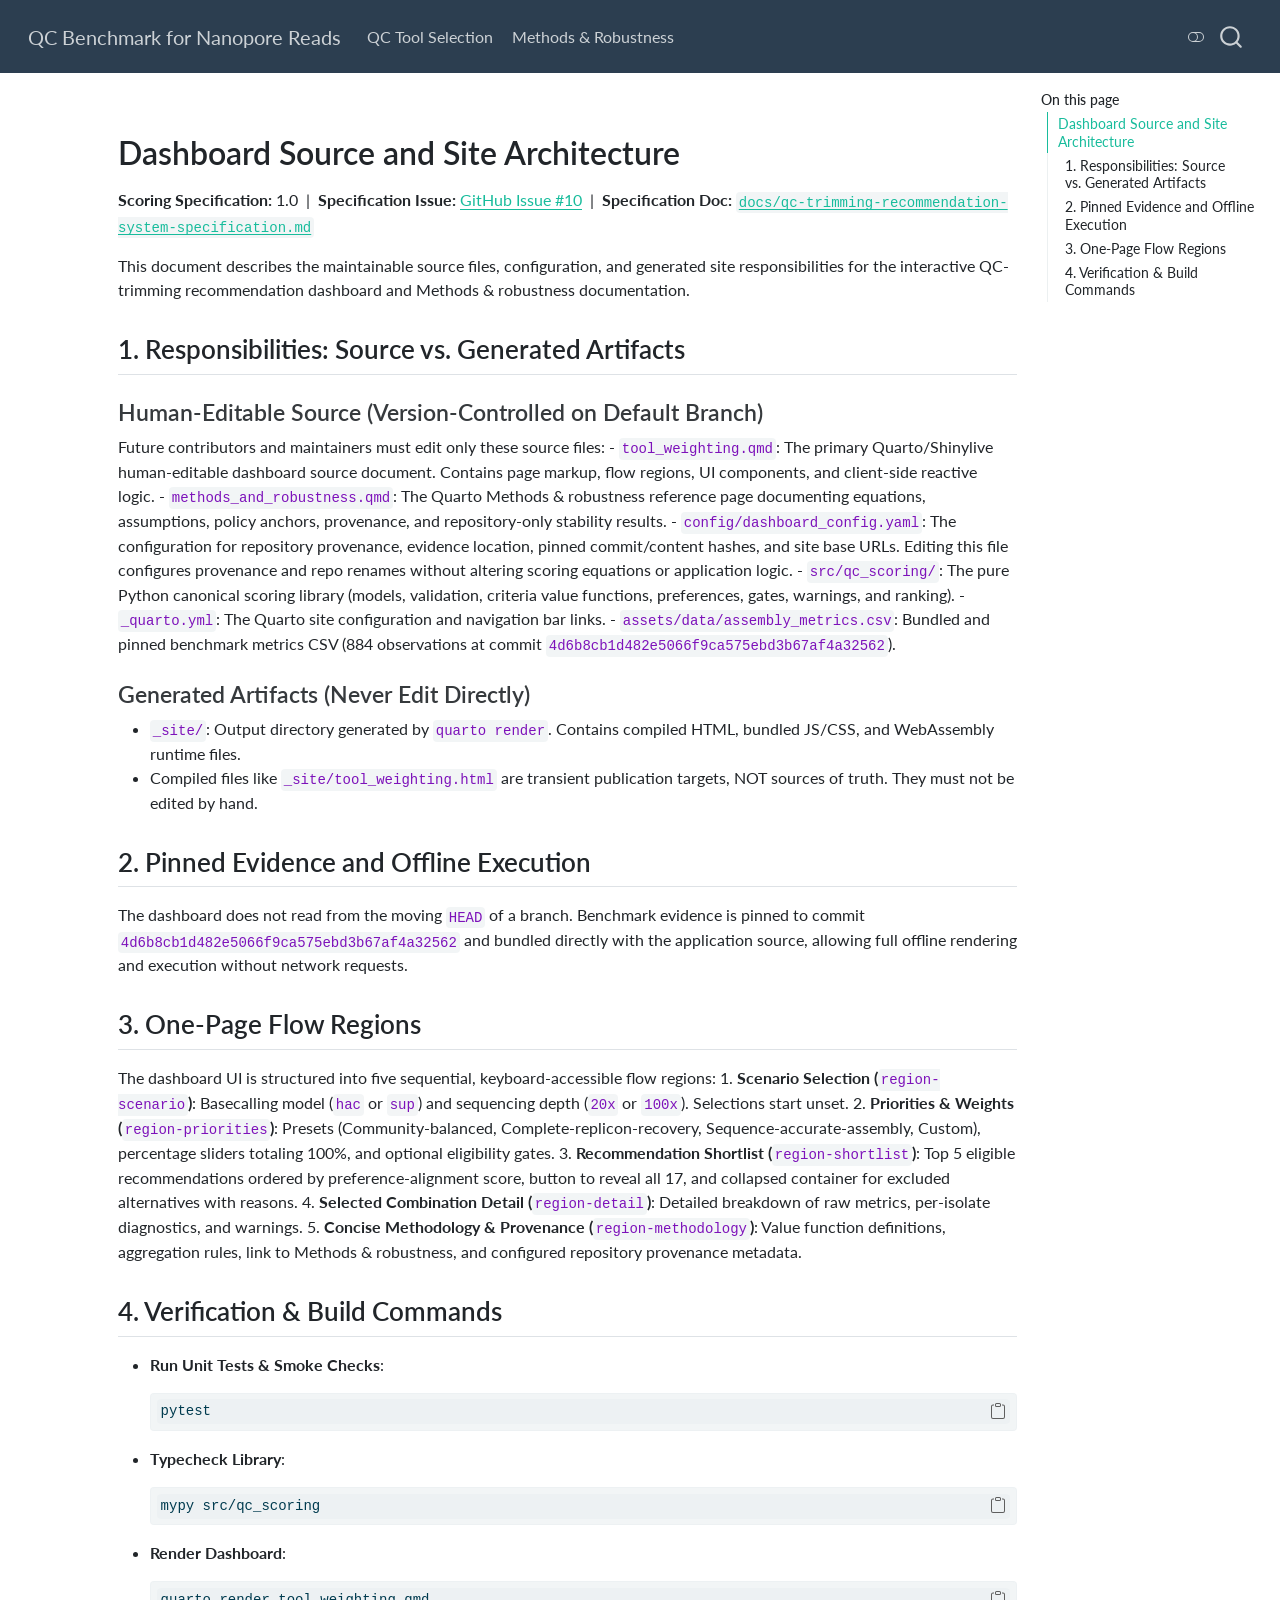
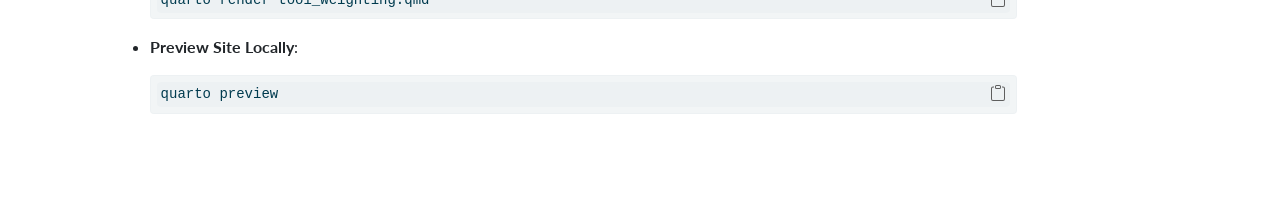
<file: docs/dashboard.html>
<!DOCTYPE html>
<html xmlns="http://www.w3.org/1999/xhtml" lang="en" xml:lang="en"><head>

<meta charset="utf-8">
<meta name="generator" content="quarto-1.9.27">

<meta name="viewport" content="width=device-width, initial-scale=1.0, user-scalable=yes">


<title>dashboard – QC Benchmark for Nanopore Reads</title>
<style>
/* Default styles provided by pandoc.
** See https://pandoc.org/MANUAL.html#variables-for-html for config info.
*/
code{white-space: pre-wrap;}
span.smallcaps{font-variant: small-caps;}
div.columns{display: flex; gap: min(4vw, 1.5em);}
div.column{flex: auto; overflow-x: auto;}
div.hanging-indent{margin-left: 1.5em; text-indent: -1.5em;}
ul.task-list{list-style: none;}
ul.task-list li input[type="checkbox"] {
  width: 0.8em;
  margin: 0 0.8em 0.2em -1em; /* quarto-specific, see https://github.com/quarto-dev/quarto-cli/issues/4556 */ 
  vertical-align: middle;
}
/* CSS for syntax highlighting */
html { -webkit-text-size-adjust: 100%; }
pre > code.sourceCode { white-space: pre; position: relative; }
pre > code.sourceCode > span { display: inline-block; line-height: 1.25; }
pre > code.sourceCode > span:empty { height: 1.2em; }
.sourceCode { overflow: visible; }
code.sourceCode > span { color: inherit; text-decoration: inherit; }
div.sourceCode { margin: 1em 0; }
pre.sourceCode { margin: 0; }
@media screen {
div.sourceCode { overflow: auto; }
}
@media print {
pre > code.sourceCode { white-space: pre-wrap; }
pre > code.sourceCode > span { text-indent: -5em; padding-left: 5em; }
}
pre.numberSource code
  { counter-reset: source-line 0; }
pre.numberSource code > span
  { position: relative; left: -4em; counter-increment: source-line; }
pre.numberSource code > span > a:first-child::before
  { content: counter(source-line);
    position: relative; left: -1em; text-align: right; vertical-align: baseline;
    border: none; display: inline-block;
    -webkit-touch-callout: none; -webkit-user-select: none;
    -khtml-user-select: none; -moz-user-select: none;
    -ms-user-select: none; user-select: none;
    padding: 0 4px; width: 4em;
  }
pre.numberSource { margin-left: 3em;  padding-left: 4px; }
div.sourceCode
  {   }
@media screen {
pre > code.sourceCode > span > a:first-child::before { text-decoration: underline; }
}
</style>


<script src="../site_libs/quarto-nav/quarto-nav.js"></script>
<script src="../site_libs/quarto-nav/headroom.min.js"></script>
<script src="../site_libs/clipboard/clipboard.min.js"></script>
<script src="../site_libs/quarto-search/autocomplete.umd.js"></script>
<script src="../site_libs/quarto-search/fuse.min.js"></script>
<script src="../site_libs/quarto-search/quarto-search.js"></script>
<meta name="quarto:offset" content="../">
<script src="../site_libs/quarto-html/quarto.js" type="module"></script>
<script src="../site_libs/quarto-html/tabsets/tabsets.js" type="module"></script>
<script src="../site_libs/quarto-html/popper.min.js"></script>
<script src="../site_libs/quarto-html/tippy.umd.min.js"></script>
<script src="../site_libs/quarto-html/anchor.min.js"></script>
<link href="../site_libs/quarto-html/tippy.css" rel="stylesheet">
<link href="../site_libs/quarto-html/quarto-syntax-highlighting-adfb2833bc15652ec5881dc6381ea988.css" rel="stylesheet" class="quarto-color-scheme" id="quarto-text-highlighting-styles">
<link href="../site_libs/quarto-html/quarto-syntax-highlighting-dark-60eb8141d3f50090c0f52d36a83ed331.css" rel="stylesheet" class="quarto-color-scheme quarto-color-alternate" id="quarto-text-highlighting-styles">
<link href="../site_libs/quarto-html/quarto-syntax-highlighting-adfb2833bc15652ec5881dc6381ea988.css" rel="stylesheet" class="quarto-color-scheme-extra" id="quarto-text-highlighting-styles">
<script src="../site_libs/bootstrap/bootstrap.min.js"></script>
<link href="../site_libs/bootstrap/bootstrap-icons.css" rel="stylesheet">
<link href="../site_libs/bootstrap/bootstrap-e8a4c0895993354b54972b5f1e41c0e4.min.css" rel="stylesheet" append-hash="true" class="quarto-color-scheme" id="quarto-bootstrap" data-mode="light">
<link href="../site_libs/bootstrap/bootstrap-dark-58008ceab81c4fb57a6fd58a386c2ec9.min.css" rel="stylesheet" append-hash="true" class="quarto-color-scheme quarto-color-alternate" id="quarto-bootstrap" data-mode="dark">
<link href="../site_libs/bootstrap/bootstrap-e8a4c0895993354b54972b5f1e41c0e4.min.css" rel="stylesheet" append-hash="true" class="quarto-color-scheme-extra" id="quarto-bootstrap" data-mode="light">
<script id="quarto-search-options" type="application/json">{
  "location": "navbar",
  "copy-button": false,
  "collapse-after": 3,
  "panel-placement": "end",
  "type": "overlay",
  "limit": 50,
  "keyboard-shortcut": [
    "f",
    "/",
    "s"
  ],
  "show-item-context": false,
  "language": {
    "search-no-results-text": "No results",
    "search-matching-documents-text": "matching documents",
    "search-copy-link-title": "Copy link to search",
    "search-hide-matches-text": "Hide additional matches",
    "search-more-match-text": "more match in this document",
    "search-more-matches-text": "more matches in this document",
    "search-clear-button-title": "Clear",
    "search-text-placeholder": "",
    "search-detached-cancel-button-title": "Cancel",
    "search-submit-button-title": "Submit",
    "search-label": "Search"
  }
}</script>
<style>html{ scroll-behavior: smooth; }</style>


</head>

<body class="nav-fixed quarto-light"><script id="quarto-html-before-body" type="application/javascript">
    const toggleBodyColorMode = (bsSheetEl) => {
      const mode = bsSheetEl.getAttribute("data-mode");
      const bodyEl = window.document.querySelector("body");
      if (mode === "dark") {
        bodyEl.classList.add("quarto-dark");
        bodyEl.classList.remove("quarto-light");
      } else {
        bodyEl.classList.add("quarto-light");
        bodyEl.classList.remove("quarto-dark");
      }
    }
    const toggleBodyColorPrimary = () => {
      const bsSheetEl = window.document.querySelector("link#quarto-bootstrap:not([rel=disabled-stylesheet])");
      if (bsSheetEl) {
        toggleBodyColorMode(bsSheetEl);
      }
    }
    const setColorSchemeToggle = (alternate) => {
      const toggles = window.document.querySelectorAll('.quarto-color-scheme-toggle');
      for (let i=0; i < toggles.length; i++) {
        const toggle = toggles[i];
        if (toggle) {
          if (alternate) {
            toggle.classList.add("alternate");
          } else {
            toggle.classList.remove("alternate");
          }
        }
      }
    };
    const toggleColorMode = (alternate) => {
      // Switch the stylesheets
      const primaryStylesheets = window.document.querySelectorAll('link.quarto-color-scheme:not(.quarto-color-alternate)');
      const alternateStylesheets = window.document.querySelectorAll('link.quarto-color-scheme.quarto-color-alternate');
      manageTransitions('#quarto-margin-sidebar .nav-link', false);
      if (alternate) {
        // note: dark is layered on light, we don't disable primary!
        enableStylesheet(alternateStylesheets);
        for (const sheetNode of alternateStylesheets) {
          if (sheetNode.id === "quarto-bootstrap") {
            toggleBodyColorMode(sheetNode);
          }
        }
      } else {
        disableStylesheet(alternateStylesheets);
        enableStylesheet(primaryStylesheets)
        toggleBodyColorPrimary();
      }
      manageTransitions('#quarto-margin-sidebar .nav-link', true);
      // Switch the toggles
      setColorSchemeToggle(alternate)
      // Hack to workaround the fact that safari doesn't
      // properly recolor the scrollbar when toggling (#1455)
      if (navigator.userAgent.indexOf('Safari') > 0 && navigator.userAgent.indexOf('Chrome') == -1) {
        manageTransitions("body", false);
        window.scrollTo(0, 1);
        setTimeout(() => {
          window.scrollTo(0, 0);
          manageTransitions("body", true);
        }, 40);
      }
    }
    const disableStylesheet = (stylesheets) => {
      for (let i=0; i < stylesheets.length; i++) {
        const stylesheet = stylesheets[i];
        stylesheet.rel = 'disabled-stylesheet';
      }
    }
    const enableStylesheet = (stylesheets) => {
      for (let i=0; i < stylesheets.length; i++) {
        const stylesheet = stylesheets[i];
        if(stylesheet.rel !== 'stylesheet') { // for Chrome, which will still FOUC without this check
          stylesheet.rel = 'stylesheet';
        }
      }
    }
    const manageTransitions = (selector, allowTransitions) => {
      const els = window.document.querySelectorAll(selector);
      for (let i=0; i < els.length; i++) {
        const el = els[i];
        if (allowTransitions) {
          el.classList.remove('notransition');
        } else {
          el.classList.add('notransition');
        }
      }
    }
    const isFileUrl = () => {
      return window.location.protocol === 'file:';
    }
    const hasAlternateSentinel = () => {
      let styleSentinel = getColorSchemeSentinel();
      if (styleSentinel !== null) {
        return styleSentinel === "alternate";
      } else {
        return false;
      }
    }
    const setStyleSentinel = (alternate) => {
      const value = alternate ? "alternate" : "default";
      if (!isFileUrl()) {
        window.localStorage.setItem("quarto-color-scheme", value);
      } else {
        localAlternateSentinel = value;
      }
    }
    const getColorSchemeSentinel = () => {
      if (!isFileUrl()) {
        const storageValue = window.localStorage.getItem("quarto-color-scheme");
        return storageValue != null ? storageValue : localAlternateSentinel;
      } else {
        return localAlternateSentinel;
      }
    }
    const toggleGiscusIfUsed = (isAlternate, darkModeDefault) => {
      const baseTheme = document.querySelector('#giscus-base-theme')?.value ?? 'light';
      const alternateTheme = document.querySelector('#giscus-alt-theme')?.value ?? 'dark';
      let newTheme = '';
      if(authorPrefersDark) {
        newTheme = isAlternate ? baseTheme : alternateTheme;
      } else {
        newTheme = isAlternate ? alternateTheme : baseTheme;
      }
      const changeGiscusTheme = () => {
        // From: https://github.com/giscus/giscus/issues/336
        const sendMessage = (message) => {
          const iframe = document.querySelector('iframe.giscus-frame');
          if (!iframe) return;
          iframe.contentWindow.postMessage({ giscus: message }, 'https://giscus.app');
        }
        sendMessage({
          setConfig: {
            theme: newTheme
          }
        });
      }
      const isGiscussLoaded = window.document.querySelector('iframe.giscus-frame') !== null;
      if (isGiscussLoaded) {
        changeGiscusTheme();
      }
    };
    const authorPrefersDark = false;
    const darkModeDefault = authorPrefersDark;
      document.querySelector('link#quarto-text-highlighting-styles.quarto-color-scheme-extra').rel = 'disabled-stylesheet';
      document.querySelector('link#quarto-bootstrap.quarto-color-scheme-extra').rel = 'disabled-stylesheet';
    let localAlternateSentinel = darkModeDefault ? 'alternate' : 'default';
    // Dark / light mode switch
    window.quartoToggleColorScheme = () => {
      // Read the current dark / light value
      let toAlternate = !hasAlternateSentinel();
      toggleColorMode(toAlternate);
      setStyleSentinel(toAlternate);
      toggleGiscusIfUsed(toAlternate, darkModeDefault);
      window.dispatchEvent(new Event('resize'));
    };
    // Switch to dark mode if need be
    if (hasAlternateSentinel()) {
      toggleColorMode(true);
    } else {
      toggleColorMode(false);
    }
  </script>

<div id="quarto-search-results"></div>
  <header id="quarto-header" class="headroom fixed-top">
    <nav class="navbar navbar-expand-lg " data-bs-theme="dark">
      <div class="navbar-container container-fluid">
      <div class="navbar-brand-container mx-auto">
    <a class="navbar-brand" href="../index.html">
    <span class="navbar-title">QC Benchmark for Nanopore Reads</span>
    </a>
  </div>
            <div id="quarto-search" class="" title="Search"></div>
          <button class="navbar-toggler" type="button" data-bs-toggle="collapse" data-bs-target="#navbarCollapse" aria-controls="navbarCollapse" role="menu" aria-expanded="false" aria-label="Toggle navigation" onclick="if (window.quartoToggleHeadroom) { window.quartoToggleHeadroom(); }">
  <span class="navbar-toggler-icon"></span>
</button>
          <div class="collapse navbar-collapse" id="navbarCollapse">
            <ul class="navbar-nav navbar-nav-scroll me-auto">
  <li class="nav-item">
    <a class="nav-link" href="../tool_weighting.html"> 
<span class="menu-text">QC Tool Selection</span></a>
  </li>  
  <li class="nav-item">
    <a class="nav-link" href="../methods_and_robustness.html"> 
<span class="menu-text">Methods &amp; Robustness</span></a>
  </li>  
</ul>
          </div> <!-- /navcollapse -->
            <div class="quarto-navbar-tools">
  <a href="" class="quarto-color-scheme-toggle quarto-navigation-tool  px-1" onclick="window.quartoToggleColorScheme(); return false;" title="Toggle dark mode"><i class="bi"></i></a>
</div>
      </div> <!-- /container-fluid -->
    </nav>
</header>
<!-- content -->
<div id="quarto-content" class="quarto-container page-columns page-rows-contents page-layout-article page-navbar">
<!-- sidebar -->
<!-- margin-sidebar -->
    <div id="quarto-margin-sidebar" class="sidebar margin-sidebar">
        <nav id="TOC" role="doc-toc" class="toc-active">
    <h2 id="toc-title">On this page</h2>
   
  <ul>
  <li><a href="#dashboard-source-and-site-architecture" id="toc-dashboard-source-and-site-architecture" class="nav-link active" data-scroll-target="#dashboard-source-and-site-architecture">Dashboard Source and Site Architecture</a>
  <ul class="collapse">
  <li><a href="#responsibilities-source-vs.-generated-artifacts" id="toc-responsibilities-source-vs.-generated-artifacts" class="nav-link" data-scroll-target="#responsibilities-source-vs.-generated-artifacts">1. Responsibilities: Source vs.&nbsp;Generated Artifacts</a>
  <ul class="collapse">
  <li><a href="#human-editable-source-version-controlled-on-default-branch" id="toc-human-editable-source-version-controlled-on-default-branch" class="nav-link" data-scroll-target="#human-editable-source-version-controlled-on-default-branch">Human-Editable Source (Version-Controlled on Default Branch)</a></li>
  <li><a href="#generated-artifacts-never-edit-directly" id="toc-generated-artifacts-never-edit-directly" class="nav-link" data-scroll-target="#generated-artifacts-never-edit-directly">Generated Artifacts (Never Edit Directly)</a></li>
  </ul></li>
  <li><a href="#pinned-evidence-and-offline-execution" id="toc-pinned-evidence-and-offline-execution" class="nav-link" data-scroll-target="#pinned-evidence-and-offline-execution">2. Pinned Evidence and Offline Execution</a></li>
  <li><a href="#one-page-flow-regions" id="toc-one-page-flow-regions" class="nav-link" data-scroll-target="#one-page-flow-regions">3. One-Page Flow Regions</a></li>
  <li><a href="#verification-build-commands" id="toc-verification-build-commands" class="nav-link" data-scroll-target="#verification-build-commands">4. Verification &amp; Build Commands</a></li>
  </ul></li>
  </ul>
</nav>
    </div>
<!-- main -->
<main class="content" id="quarto-document-content"><header id="title-block-header" class="quarto-title-block"></header>





<section id="dashboard-source-and-site-architecture" class="level1">
<h1>Dashboard Source and Site Architecture</h1>
<p><strong>Scoring Specification:</strong> 1.0 &nbsp;|&nbsp; <strong>Specification Issue:</strong> <a href="https://github.com/adimascf/biox7021/issues/10">GitHub Issue #10</a> &nbsp;|&nbsp; <strong>Specification Doc:</strong> <a href="../docs/qc-trimming-recommendation-system-specification.html"><code>docs/qc-trimming-recommendation-system-specification.md</code></a></p>
<p>This document describes the maintainable source files, configuration, and generated site responsibilities for the interactive QC-trimming recommendation dashboard and Methods &amp; robustness documentation.</p>
<section id="responsibilities-source-vs.-generated-artifacts" class="level2">
<h2 class="anchored" data-anchor-id="responsibilities-source-vs.-generated-artifacts">1. Responsibilities: Source vs.&nbsp;Generated Artifacts</h2>
<section id="human-editable-source-version-controlled-on-default-branch" class="level3">
<h3 class="anchored" data-anchor-id="human-editable-source-version-controlled-on-default-branch">Human-Editable Source (Version-Controlled on Default Branch)</h3>
<p>Future contributors and maintainers must edit only these source files: - <strong><code>tool_weighting.qmd</code></strong>: The primary Quarto/Shinylive human-editable dashboard source document. Contains page markup, flow regions, UI components, and client-side reactive logic. - <strong><code>methods_and_robustness.qmd</code></strong>: The Quarto Methods &amp; robustness reference page documenting equations, assumptions, policy anchors, provenance, and repository-only stability results. - <strong><code>config/dashboard_config.yaml</code></strong>: The configuration for repository provenance, evidence location, pinned commit/content hashes, and site base URLs. Editing this file configures provenance and repo renames without altering scoring equations or application logic. - <strong><code>src/qc_scoring/</code></strong>: The pure Python canonical scoring library (models, validation, criteria value functions, preferences, gates, warnings, and ranking). - <strong><code>_quarto.yml</code></strong>: The Quarto site configuration and navigation bar links. - <strong><code>assets/data/assembly_metrics.csv</code></strong>: Bundled and pinned benchmark metrics CSV (884 observations at commit <code>4d6b8cb1d482e5066f9ca575ebd3b67af4a32562</code>).</p>
</section>
<section id="generated-artifacts-never-edit-directly" class="level3">
<h3 class="anchored" data-anchor-id="generated-artifacts-never-edit-directly">Generated Artifacts (Never Edit Directly)</h3>
<ul>
<li><strong><code>_site/</code></strong>: Output directory generated by <code>quarto render</code>. Contains compiled HTML, bundled JS/CSS, and WebAssembly runtime files.</li>
<li>Compiled files like <code>_site/tool_weighting.html</code> are transient publication targets, NOT sources of truth. They must not be edited by hand.</li>
</ul>
</section>
</section>
<section id="pinned-evidence-and-offline-execution" class="level2">
<h2 class="anchored" data-anchor-id="pinned-evidence-and-offline-execution">2. Pinned Evidence and Offline Execution</h2>
<p>The dashboard does not read from the moving <code>HEAD</code> of a branch. Benchmark evidence is pinned to commit <code>4d6b8cb1d482e5066f9ca575ebd3b67af4a32562</code> and bundled directly with the application source, allowing full offline rendering and execution without network requests.</p>
</section>
<section id="one-page-flow-regions" class="level2">
<h2 class="anchored" data-anchor-id="one-page-flow-regions">3. One-Page Flow Regions</h2>
<p>The dashboard UI is structured into five sequential, keyboard-accessible flow regions: 1. <strong>Scenario Selection (<code>region-scenario</code>)</strong>: Basecalling model (<code>hac</code> or <code>sup</code>) and sequencing depth (<code>20x</code> or <code>100x</code>). Selections start unset. 2. <strong>Priorities &amp; Weights (<code>region-priorities</code>)</strong>: Presets (Community-balanced, Complete-replicon-recovery, Sequence-accurate-assembly, Custom), percentage sliders totaling 100%, and optional eligibility gates. 3. <strong>Recommendation Shortlist (<code>region-shortlist</code>)</strong>: Top 5 eligible recommendations ordered by preference-alignment score, button to reveal all 17, and collapsed container for excluded alternatives with reasons. 4. <strong>Selected Combination Detail (<code>region-detail</code>)</strong>: Detailed breakdown of raw metrics, per-isolate diagnostics, and warnings. 5. <strong>Concise Methodology &amp; Provenance (<code>region-methodology</code>)</strong>: Value function definitions, aggregation rules, link to Methods &amp; robustness, and configured repository provenance metadata.</p>
</section>
<section id="verification-build-commands" class="level2">
<h2 class="anchored" data-anchor-id="verification-build-commands">4. Verification &amp; Build Commands</h2>
<ul>
<li><p><strong>Run Unit Tests &amp; Smoke Checks</strong>:</p>
<div class="code-copy-outer-scaffold"><div class="sourceCode" id="cb1"><pre class="sourceCode bash code-with-copy"><code class="sourceCode bash"><span id="cb1-1"><a href="#cb1-1" aria-hidden="true" tabindex="-1"></a><span class="ex">pytest</span></span></code></pre></div><button title="Copy to Clipboard" class="code-copy-button"><i class="bi"></i></button></div></li>
<li><p><strong>Typecheck Library</strong>:</p>
<div class="code-copy-outer-scaffold"><div class="sourceCode" id="cb2"><pre class="sourceCode bash code-with-copy"><code class="sourceCode bash"><span id="cb2-1"><a href="#cb2-1" aria-hidden="true" tabindex="-1"></a><span class="ex">mypy</span> src/qc_scoring</span></code></pre></div><button title="Copy to Clipboard" class="code-copy-button"><i class="bi"></i></button></div></li>
<li><p><strong>Render Dashboard</strong>:</p>
<div class="code-copy-outer-scaffold"><div class="sourceCode" id="cb3"><pre class="sourceCode bash code-with-copy"><code class="sourceCode bash"><span id="cb3-1"><a href="#cb3-1" aria-hidden="true" tabindex="-1"></a><span class="ex">quarto</span> render tool_weighting.qmd</span></code></pre></div><button title="Copy to Clipboard" class="code-copy-button"><i class="bi"></i></button></div></li>
<li><p><strong>Preview Site Locally</strong>:</p>
<div class="code-copy-outer-scaffold"><div class="sourceCode" id="cb4"><pre class="sourceCode bash code-with-copy"><code class="sourceCode bash"><span id="cb4-1"><a href="#cb4-1" aria-hidden="true" tabindex="-1"></a><span class="ex">quarto</span> preview</span></code></pre></div><button title="Copy to Clipboard" class="code-copy-button"><i class="bi"></i></button></div></li>
</ul>


</section>
</section>

</main> <!-- /main -->
<script id="quarto-html-after-body" type="application/javascript">
  window.document.addEventListener("DOMContentLoaded", function (event) {
    // Ensure there is a toggle, if there isn't float one in the top right
    if (window.document.querySelector('.quarto-color-scheme-toggle') === null) {
      const a = window.document.createElement('a');
      a.classList.add('top-right');
      a.classList.add('quarto-color-scheme-toggle');
      a.href = "";
      a.onclick = function() { try { window.quartoToggleColorScheme(); } catch {} return false; };
      const i = window.document.createElement("i");
      i.classList.add('bi');
      a.appendChild(i);
      window.document.body.appendChild(a);
    }
    setColorSchemeToggle(hasAlternateSentinel())
    const icon = "";
    const anchorJS = new window.AnchorJS();
    anchorJS.options = {
      placement: 'right',
      icon: icon
    };
    anchorJS.add('.anchored');
    const isCodeAnnotation = (el) => {
      for (const clz of el.classList) {
        if (clz.startsWith('code-annotation-')) {                     
          return true;
        }
      }
      return false;
    }
    const onCopySuccess = function(e) {
      // button target
      const button = e.trigger;
      // don't keep focus
      button.blur();
      // flash "checked"
      button.classList.add('code-copy-button-checked');
      var currentTitle = button.getAttribute("title");
      button.setAttribute("title", "Copied!");
      let tooltip;
      if (window.bootstrap) {
        button.setAttribute("data-bs-toggle", "tooltip");
        button.setAttribute("data-bs-placement", "left");
        button.setAttribute("data-bs-title", "Copied!");
        tooltip = new bootstrap.Tooltip(button, 
          { trigger: "manual", 
            customClass: "code-copy-button-tooltip",
            offset: [0, -8]});
        tooltip.show();    
      }
      setTimeout(function() {
        if (tooltip) {
          tooltip.hide();
          button.removeAttribute("data-bs-title");
          button.removeAttribute("data-bs-toggle");
          button.removeAttribute("data-bs-placement");
        }
        button.setAttribute("title", currentTitle);
        button.classList.remove('code-copy-button-checked');
      }, 1000);
      // clear code selection
      e.clearSelection();
    }
    const getTextToCopy = function(trigger) {
      const outerScaffold = trigger.parentElement.cloneNode(true);
      const codeEl = outerScaffold.querySelector('code');
      for (const childEl of codeEl.children) {
        if (isCodeAnnotation(childEl)) {
          childEl.remove();
        }
      }
      return codeEl.innerText;
    }
    const clipboard = new window.ClipboardJS('.code-copy-button:not([data-in-quarto-modal])', {
      text: getTextToCopy
    });
    clipboard.on('success', onCopySuccess);
    if (window.document.getElementById('quarto-embedded-source-code-modal')) {
      const clipboardModal = new window.ClipboardJS('.code-copy-button[data-in-quarto-modal]', {
        text: getTextToCopy,
        container: window.document.getElementById('quarto-embedded-source-code-modal')
      });
      clipboardModal.on('success', onCopySuccess);
    }
      var localhostRegex = new RegExp(/^(?:http|https):\/\/localhost\:?[0-9]*\//);
      var mailtoRegex = new RegExp(/^mailto:/);
        var filterRegex = new RegExp("https:\/\/adimascf\.github\.io\/qcbenchnano\/");
      var isInternal = (href) => {
          return filterRegex.test(href) || localhostRegex.test(href) || mailtoRegex.test(href);
      }
      // Inspect non-navigation links and adorn them if external
     var links = window.document.querySelectorAll('a[href]:not(.nav-link):not(.navbar-brand):not(.toc-action):not(.sidebar-link):not(.sidebar-item-toggle):not(.pagination-link):not(.no-external):not([aria-hidden]):not(.dropdown-item):not(.quarto-navigation-tool):not(.about-link)');
      for (var i=0; i<links.length; i++) {
        const link = links[i];
        if (!isInternal(link.href)) {
          // undo the damage that might have been done by quarto-nav.js in the case of
          // links that we want to consider external
          if (link.dataset.originalHref !== undefined) {
            link.href = link.dataset.originalHref;
          }
            // target, if specified
            link.setAttribute("target", "_blank");
            if (link.getAttribute("rel") === null) {
              link.setAttribute("rel", "noopener");
            }
        }
      }
    function tippyHover(el, contentFn, onTriggerFn, onUntriggerFn) {
      const config = {
        allowHTML: true,
        maxWidth: 500,
        delay: 100,
        arrow: false,
        appendTo: function(el) {
            return el.parentElement;
        },
        interactive: true,
        interactiveBorder: 10,
        theme: 'quarto',
        placement: 'bottom-start',
      };
      if (contentFn) {
        config.content = contentFn;
      }
      if (onTriggerFn) {
        config.onTrigger = onTriggerFn;
      }
      if (onUntriggerFn) {
        config.onUntrigger = onUntriggerFn;
      }
      window.tippy(el, config); 
    }
    const noterefs = window.document.querySelectorAll('a[role="doc-noteref"]');
    for (var i=0; i<noterefs.length; i++) {
      const ref = noterefs[i];
      tippyHover(ref, function() {
        // use id or data attribute instead here
        let href = ref.getAttribute('data-footnote-href') || ref.getAttribute('href');
        try { href = new URL(href).hash; } catch {}
        const id = href.replace(/^#\/?/, "");
        const note = window.document.getElementById(id);
        if (note) {
          return note.innerHTML;
        } else {
          return "";
        }
      });
    }
    const xrefs = window.document.querySelectorAll('a.quarto-xref');
    const processXRef = (id, note) => {
      // Strip column container classes
      const stripColumnClz = (el) => {
        el.classList.remove("page-full", "page-columns");
        if (el.children) {
          for (const child of el.children) {
            stripColumnClz(child);
          }
        }
      }
      stripColumnClz(note)
      if (id === null || id.startsWith('sec-')) {
        // Special case sections, only their first couple elements
        const container = document.createElement("div");
        if (note.children && note.children.length > 2) {
          container.appendChild(note.children[0].cloneNode(true));
          for (let i = 1; i < note.children.length; i++) {
            const child = note.children[i];
            if (child.tagName === "P" && child.innerText === "") {
              continue;
            } else {
              container.appendChild(child.cloneNode(true));
              break;
            }
          }
          if (window.Quarto?.typesetMath) {
            window.Quarto.typesetMath(container);
          }
          return container.innerHTML
        } else {
          if (window.Quarto?.typesetMath) {
            window.Quarto.typesetMath(note);
          }
          return note.innerHTML;
        }
      } else {
        // Remove any anchor links if they are present
        const anchorLink = note.querySelector('a.anchorjs-link');
        if (anchorLink) {
          anchorLink.remove();
        }
        if (window.Quarto?.typesetMath) {
          window.Quarto.typesetMath(note);
        }
        if (note.classList.contains("callout")) {
          return note.outerHTML;
        } else {
          return note.innerHTML;
        }
      }
    }
    for (var i=0; i<xrefs.length; i++) {
      const xref = xrefs[i];
      tippyHover(xref, undefined, function(instance) {
        instance.disable();
        let url = xref.getAttribute('href');
        let hash = undefined; 
        if (url.startsWith('#')) {
          hash = url;
        } else {
          try { hash = new URL(url).hash; } catch {}
        }
        if (hash) {
          const id = hash.replace(/^#\/?/, "");
          const note = window.document.getElementById(id);
          if (note !== null) {
            try {
              const html = processXRef(id, note.cloneNode(true));
              instance.setContent(html);
            } finally {
              instance.enable();
              instance.show();
            }
          } else {
            // See if we can fetch this
            fetch(url.split('#')[0])
            .then(res => res.text())
            .then(html => {
              const parser = new DOMParser();
              const htmlDoc = parser.parseFromString(html, "text/html");
              const note = htmlDoc.getElementById(id);
              if (note !== null) {
                const html = processXRef(id, note);
                instance.setContent(html);
              } 
            }).finally(() => {
              instance.enable();
              instance.show();
            });
          }
        } else {
          // See if we can fetch a full url (with no hash to target)
          // This is a special case and we should probably do some content thinning / targeting
          fetch(url)
          .then(res => res.text())
          .then(html => {
            const parser = new DOMParser();
            const htmlDoc = parser.parseFromString(html, "text/html");
            const note = htmlDoc.querySelector('main.content');
            if (note !== null) {
              // This should only happen for chapter cross references
              // (since there is no id in the URL)
              // remove the first header
              if (note.children.length > 0 && note.children[0].tagName === "HEADER") {
                note.children[0].remove();
              }
              const html = processXRef(null, note);
              instance.setContent(html);
            } 
          }).finally(() => {
            instance.enable();
            instance.show();
          });
        }
      }, function(instance) {
      });
    }
        let selectedAnnoteEl;
        const selectorForAnnotation = ( cell, annotation) => {
          let cellAttr = 'data-code-cell="' + cell + '"';
          let lineAttr = 'data-code-annotation="' +  annotation + '"';
          const selector = 'span[' + cellAttr + '][' + lineAttr + ']';
          return selector;
        }
        const selectCodeLines = (annoteEl) => {
          const doc = window.document;
          const targetCell = annoteEl.getAttribute("data-target-cell");
          const targetAnnotation = annoteEl.getAttribute("data-target-annotation");
          const annoteSpan = window.document.querySelector(selectorForAnnotation(targetCell, targetAnnotation));
          const lines = annoteSpan.getAttribute("data-code-lines").split(",");
          const lineIds = lines.map((line) => {
            return targetCell + "-" + line;
          })
          let top = null;
          let height = null;
          let parent = null;
          if (lineIds.length > 0) {
              //compute the position of the single el (top and bottom and make a div)
              const el = window.document.getElementById(lineIds[0]);
              top = el.offsetTop;
              height = el.offsetHeight;
              parent = el.parentElement.parentElement;
            if (lineIds.length > 1) {
              const lastEl = window.document.getElementById(lineIds[lineIds.length - 1]);
              const bottom = lastEl.offsetTop + lastEl.offsetHeight;
              height = bottom - top;
            }
            if (top !== null && height !== null && parent !== null) {
              // cook up a div (if necessary) and position it 
              let div = window.document.getElementById("code-annotation-line-highlight");
              if (div === null) {
                div = window.document.createElement("div");
                div.setAttribute("id", "code-annotation-line-highlight");
                div.style.position = 'absolute';
                parent.appendChild(div);
              }
              div.style.top = top - 2 + "px";
              div.style.height = height + 4 + "px";
              div.style.left = 0;
              let gutterDiv = window.document.getElementById("code-annotation-line-highlight-gutter");
              if (gutterDiv === null) {
                gutterDiv = window.document.createElement("div");
                gutterDiv.setAttribute("id", "code-annotation-line-highlight-gutter");
                gutterDiv.style.position = 'absolute';
                const codeCell = window.document.getElementById(targetCell);
                const gutter = codeCell.querySelector('.code-annotation-gutter');
                gutter.appendChild(gutterDiv);
              }
              gutterDiv.style.top = top - 2 + "px";
              gutterDiv.style.height = height + 4 + "px";
            }
            selectedAnnoteEl = annoteEl;
          }
        };
        const unselectCodeLines = () => {
          const elementsIds = ["code-annotation-line-highlight", "code-annotation-line-highlight-gutter"];
          elementsIds.forEach((elId) => {
            const div = window.document.getElementById(elId);
            if (div) {
              div.remove();
            }
          });
          selectedAnnoteEl = undefined;
        };
          // Handle positioning of the toggle
      window.addEventListener(
        "resize",
        throttle(() => {
          elRect = undefined;
          if (selectedAnnoteEl) {
            selectCodeLines(selectedAnnoteEl);
          }
        }, 10)
      );
      function throttle(fn, ms) {
      let throttle = false;
      let timer;
        return (...args) => {
          if(!throttle) { // first call gets through
              fn.apply(this, args);
              throttle = true;
          } else { // all the others get throttled
              if(timer) clearTimeout(timer); // cancel #2
              timer = setTimeout(() => {
                fn.apply(this, args);
                timer = throttle = false;
              }, ms);
          }
        };
      }
        // Attach click handler to the DT
        const annoteDls = window.document.querySelectorAll('dt[data-target-cell]');
        for (const annoteDlNode of annoteDls) {
          annoteDlNode.addEventListener('click', (event) => {
            const clickedEl = event.target;
            if (clickedEl !== selectedAnnoteEl) {
              unselectCodeLines();
              const activeEl = window.document.querySelector('dt[data-target-cell].code-annotation-active');
              if (activeEl) {
                activeEl.classList.remove('code-annotation-active');
              }
              selectCodeLines(clickedEl);
              clickedEl.classList.add('code-annotation-active');
            } else {
              // Unselect the line
              unselectCodeLines();
              clickedEl.classList.remove('code-annotation-active');
            }
          });
        }
    const findCites = (el) => {
      const parentEl = el.parentElement;
      if (parentEl) {
        const cites = parentEl.dataset.cites;
        if (cites) {
          return {
            el,
            cites: cites.split(' ')
          };
        } else {
          return findCites(el.parentElement)
        }
      } else {
        return undefined;
      }
    };
    var bibliorefs = window.document.querySelectorAll('a[role="doc-biblioref"]');
    for (var i=0; i<bibliorefs.length; i++) {
      const ref = bibliorefs[i];
      const citeInfo = findCites(ref);
      if (citeInfo) {
        tippyHover(citeInfo.el, function() {
          var popup = window.document.createElement('div');
          citeInfo.cites.forEach(function(cite) {
            var citeDiv = window.document.createElement('div');
            citeDiv.classList.add('hanging-indent');
            citeDiv.classList.add('csl-entry');
            var biblioDiv = window.document.getElementById('ref-' + cite);
            if (biblioDiv) {
              citeDiv.innerHTML = biblioDiv.innerHTML;
            }
            popup.appendChild(citeDiv);
          });
          return popup.innerHTML;
        });
      }
    }
  });
  </script>
</div> <!-- /content -->




<script src="../site_libs/quarto-html/zenscroll-min.js"></script>
</body></html>
</file>
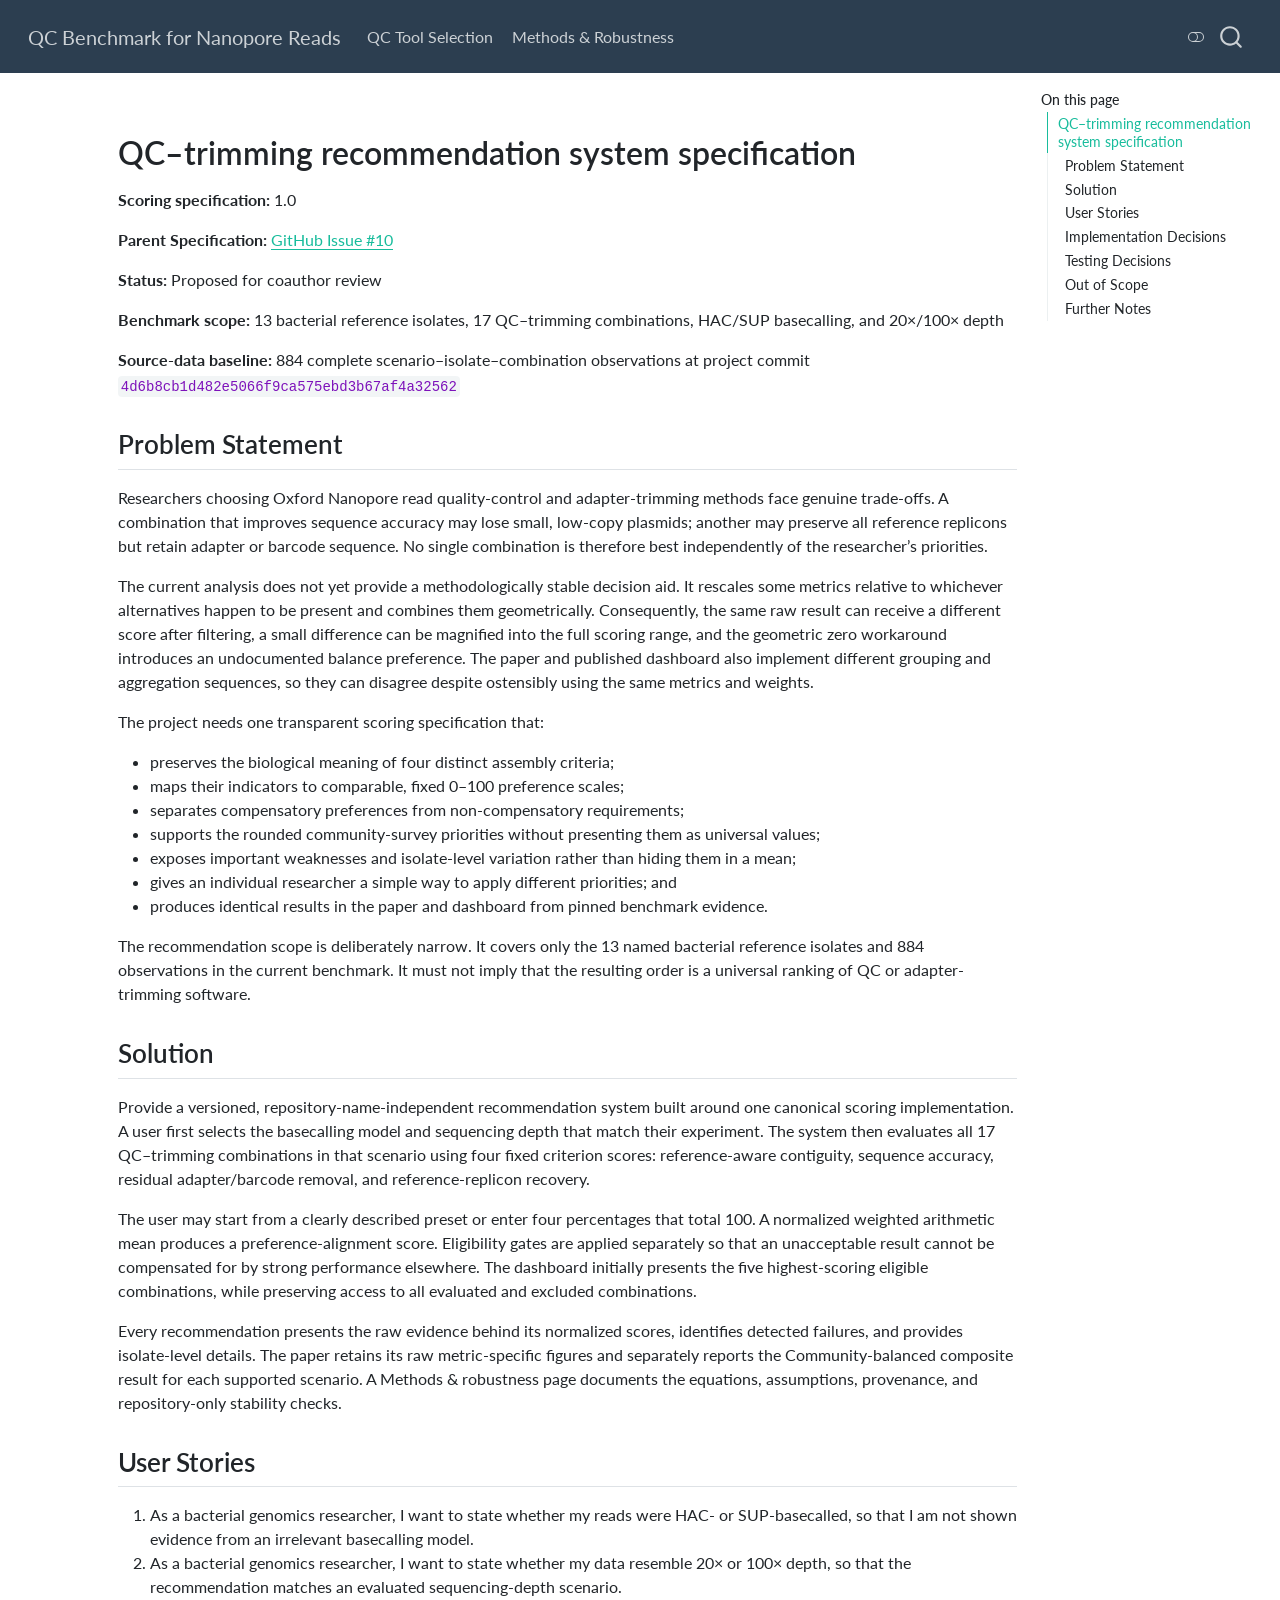
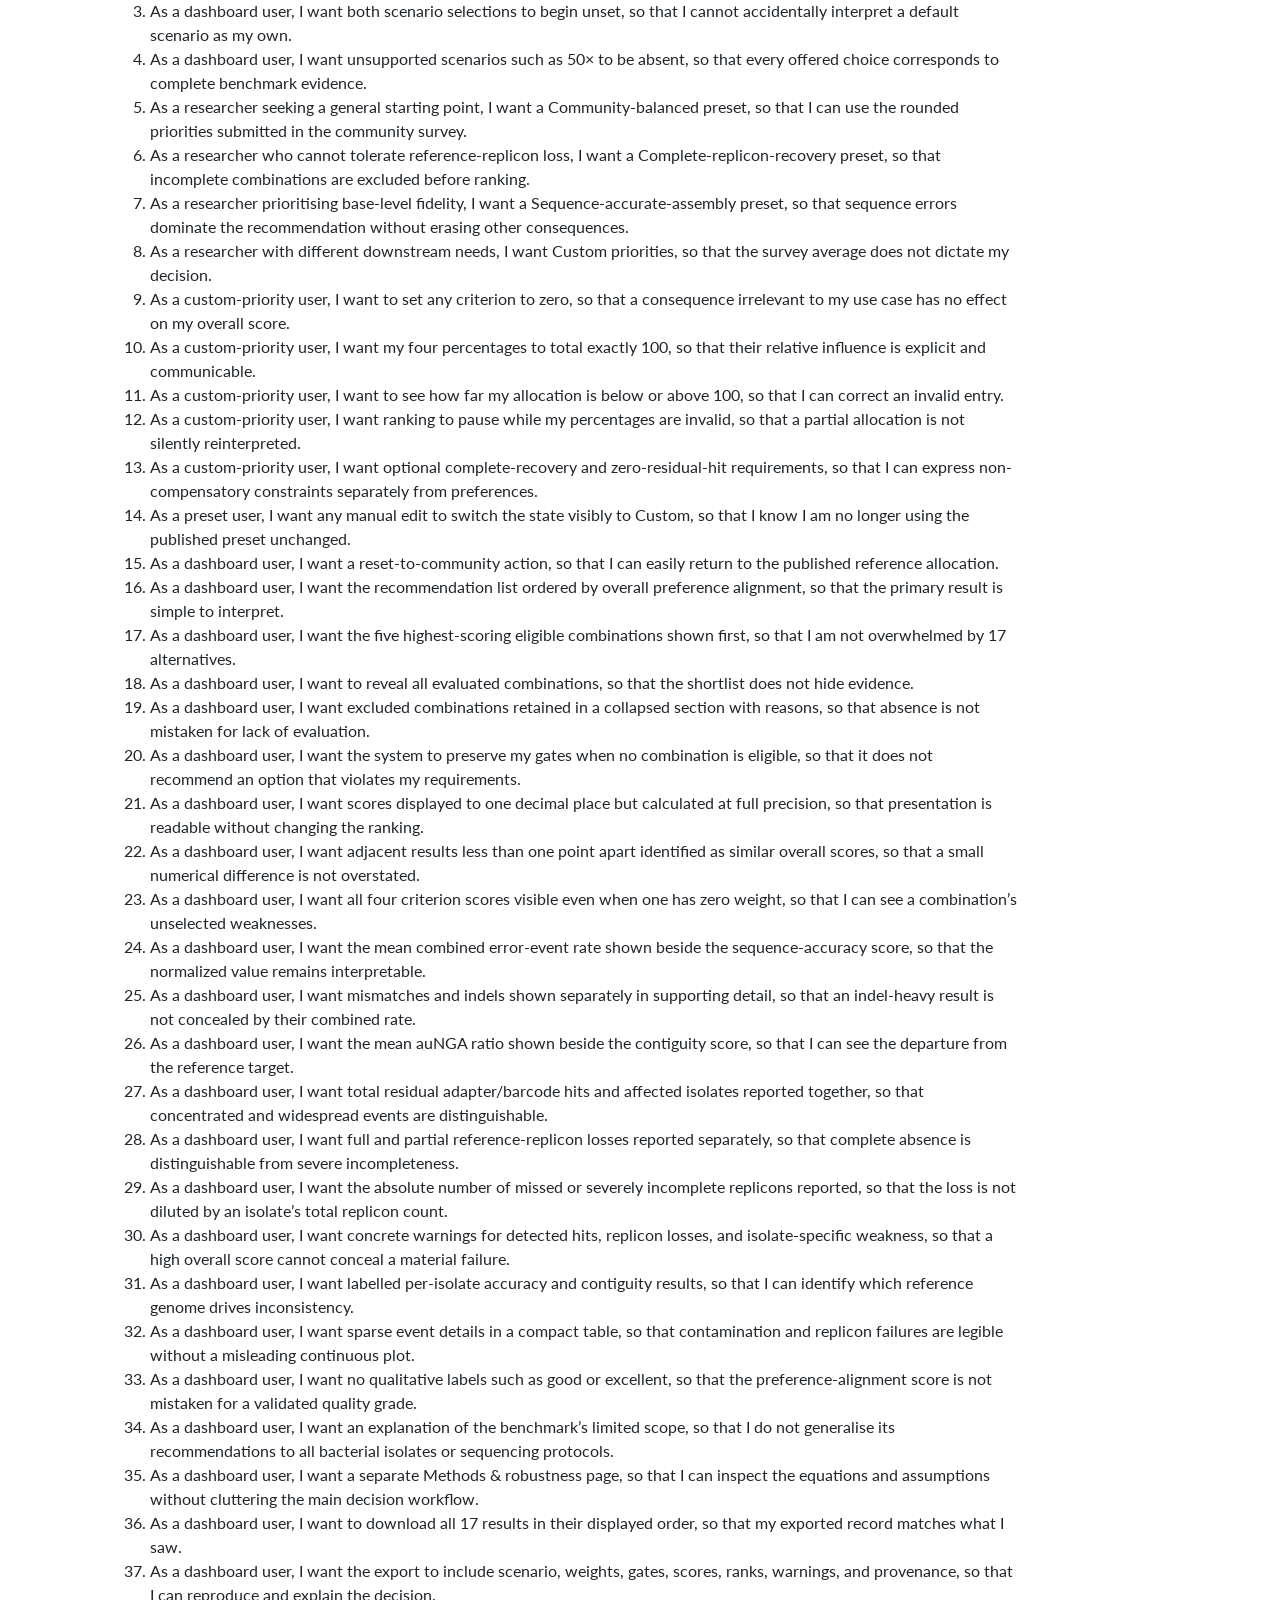
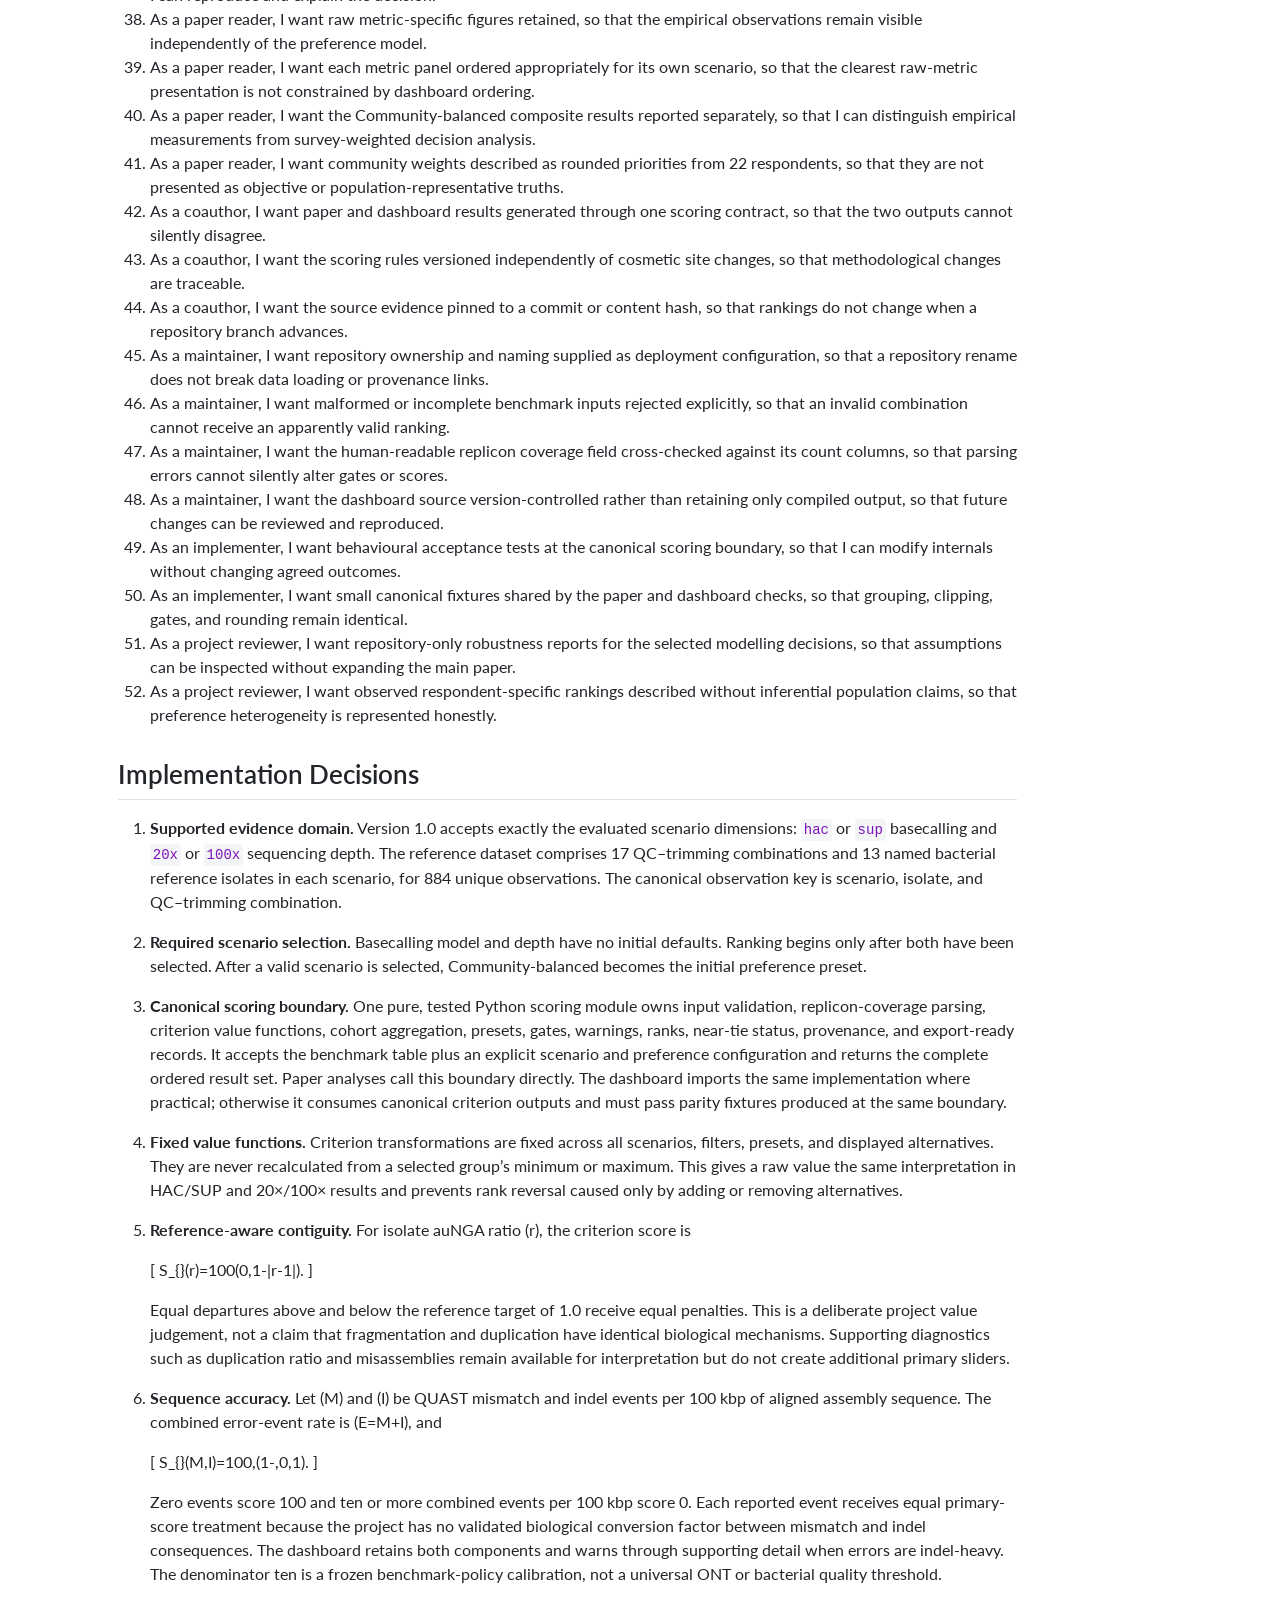
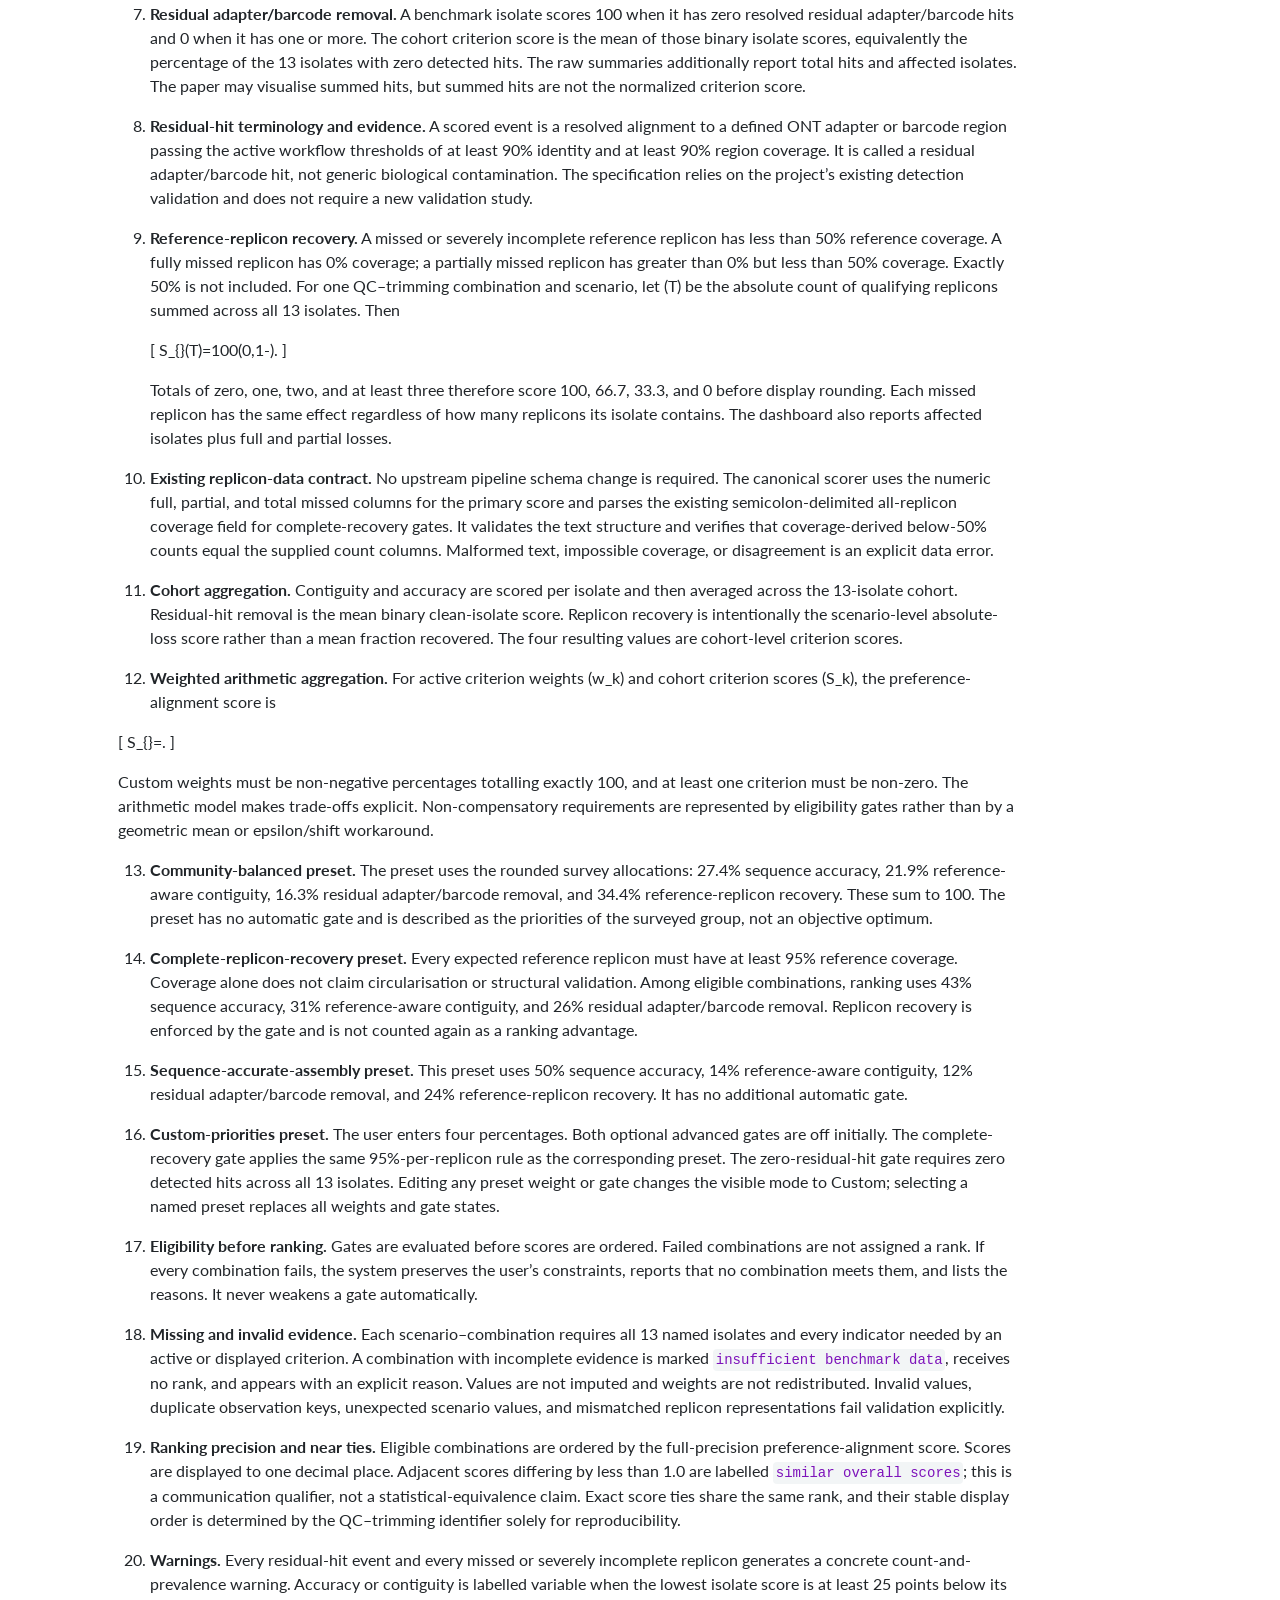
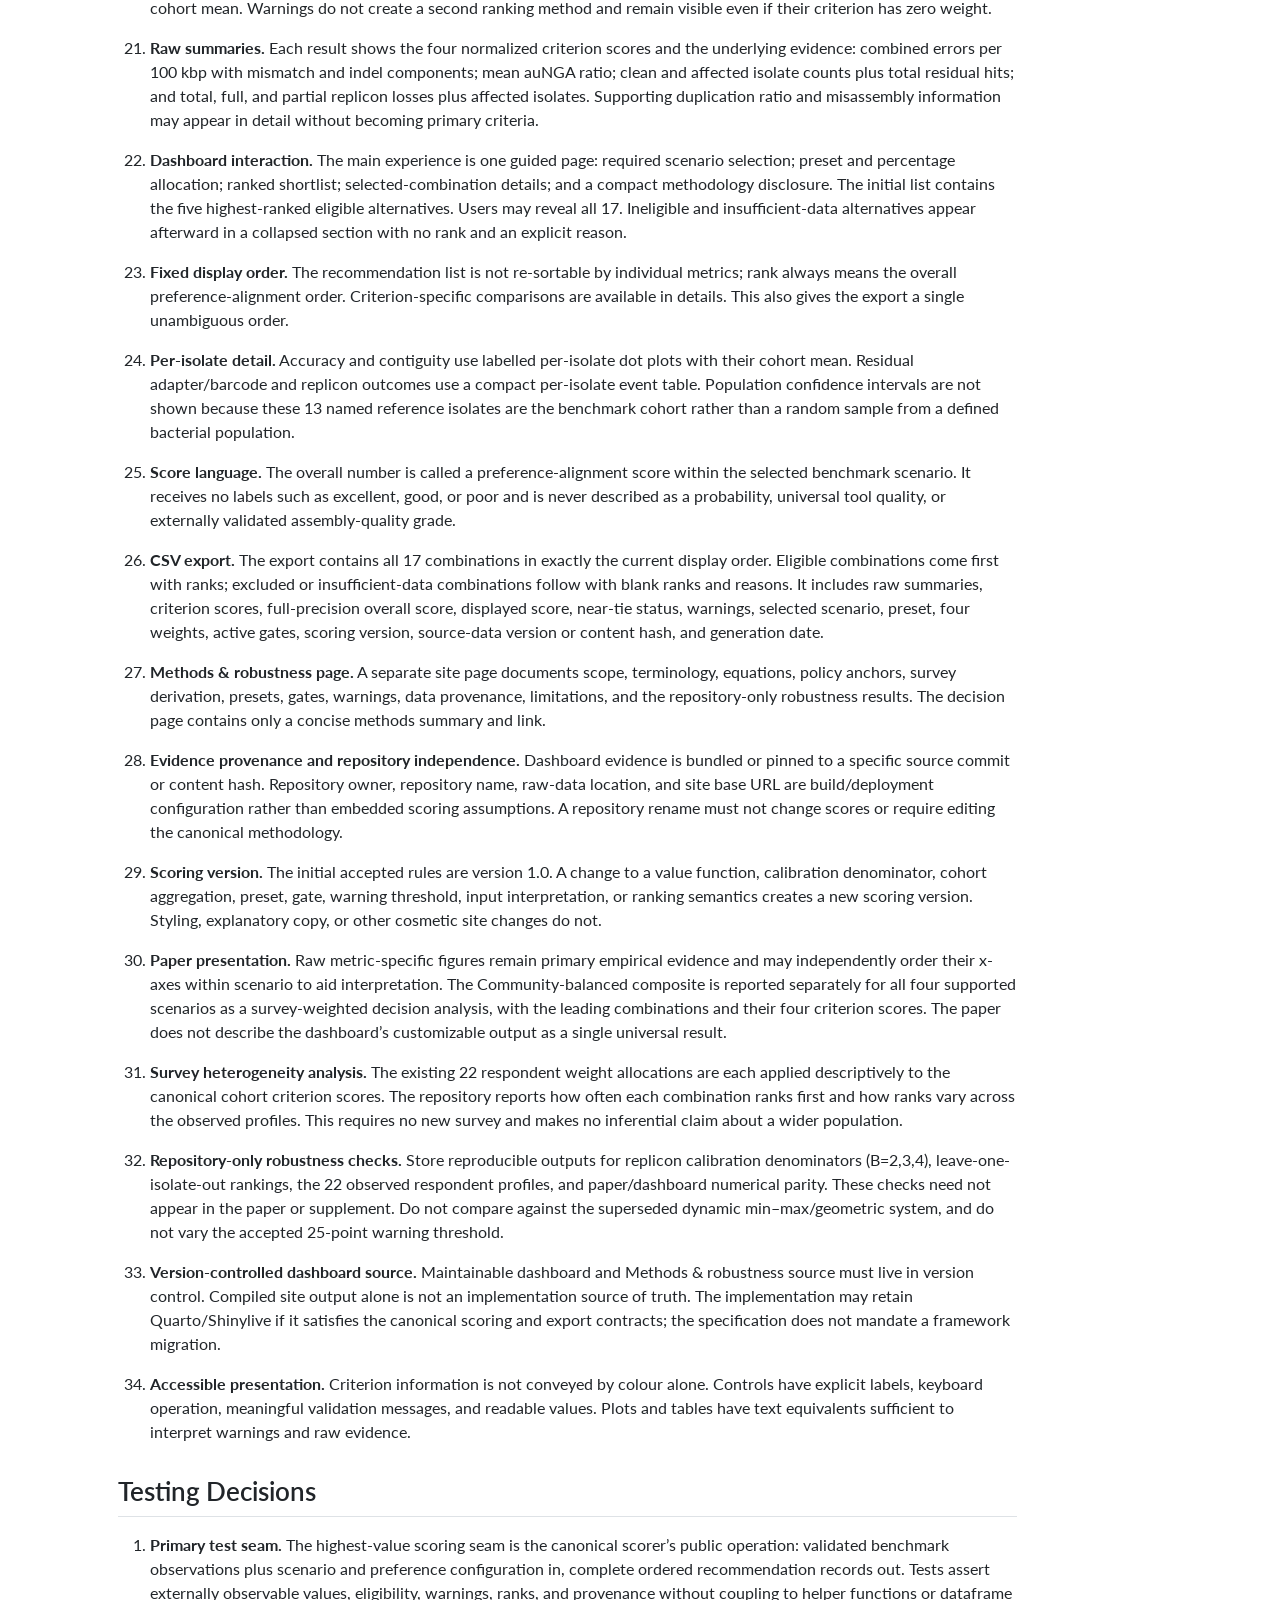
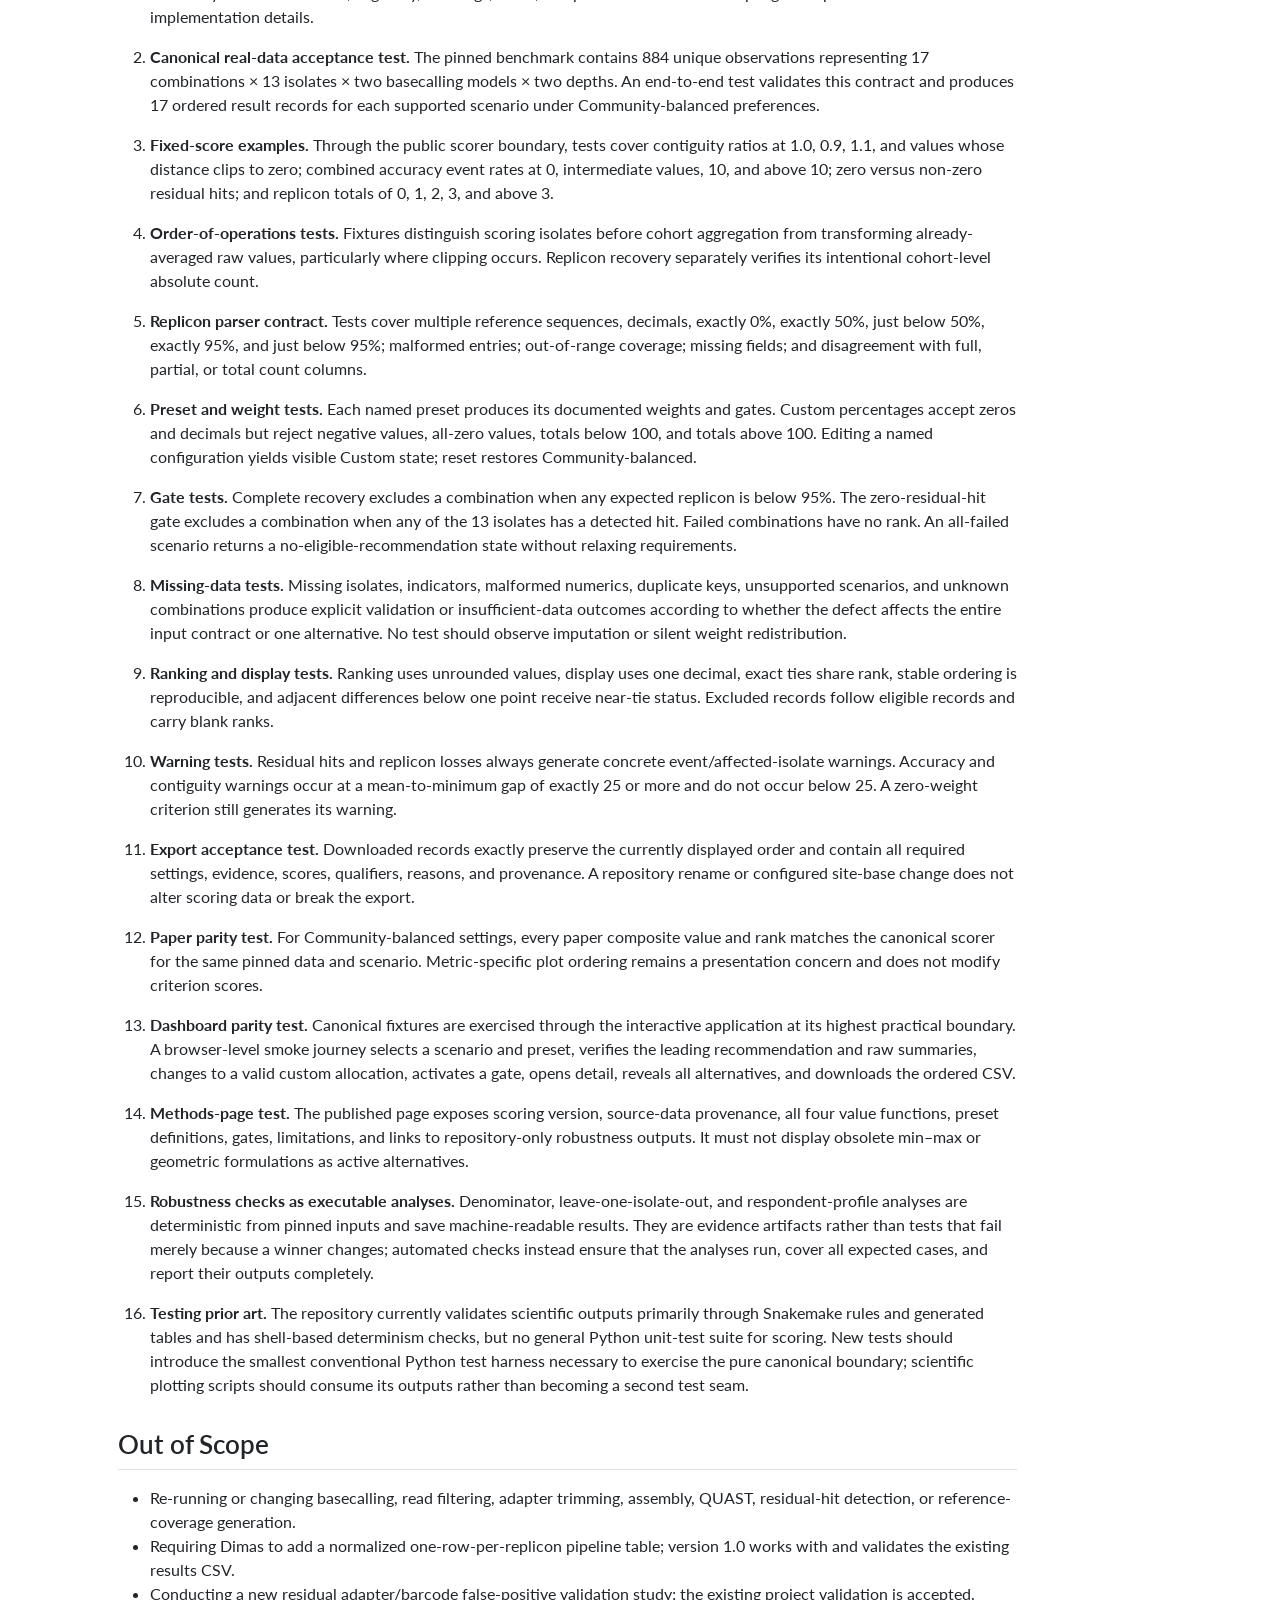
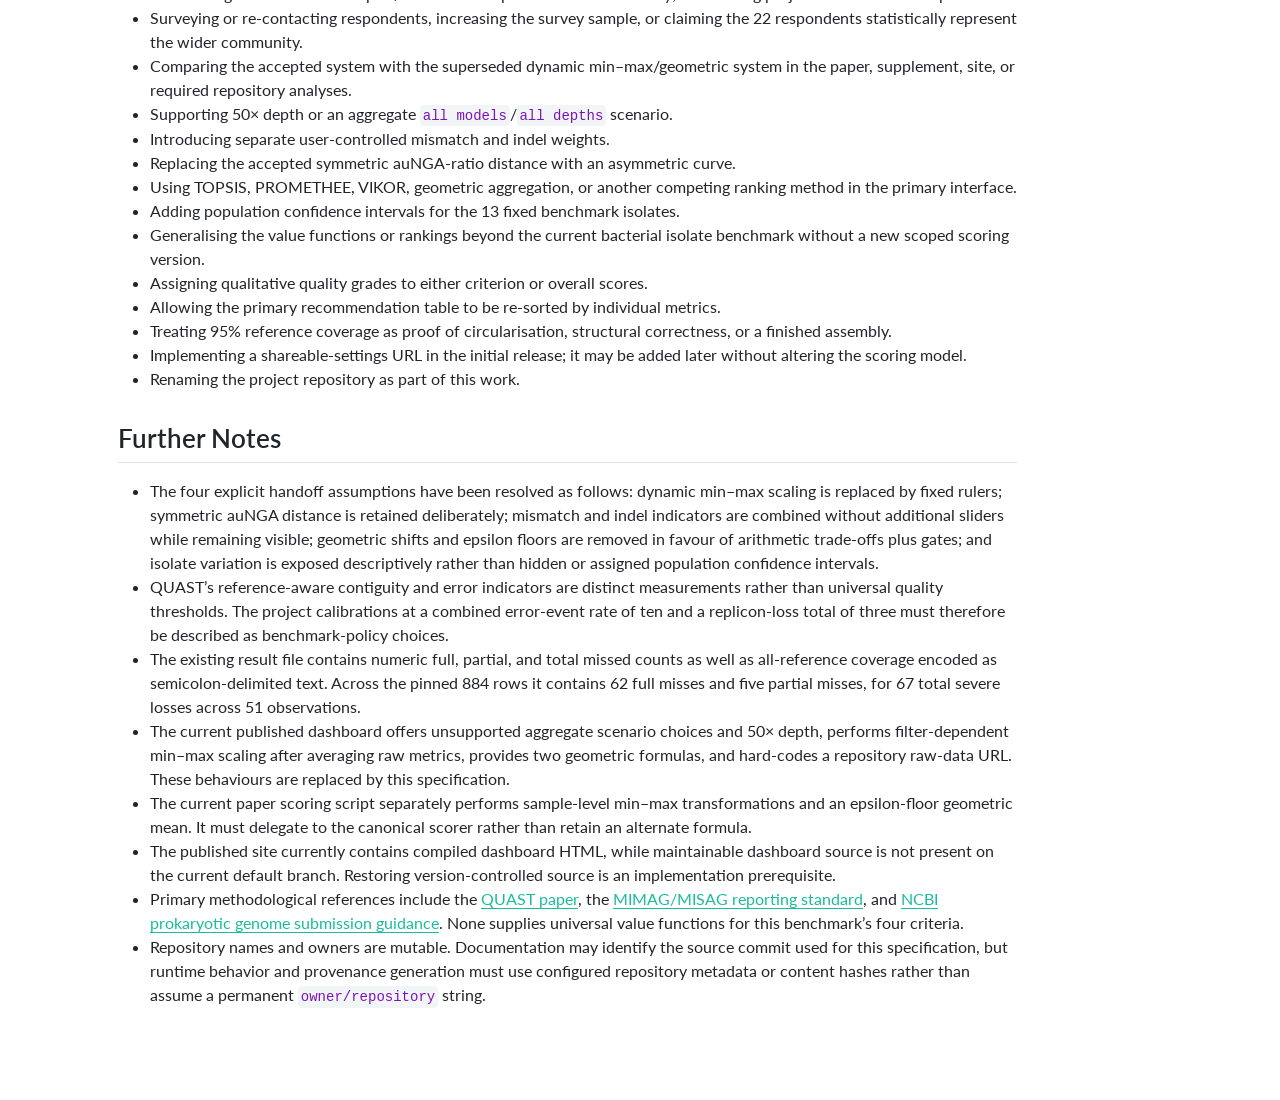
<file: docs/qc-trimming-recommendation-system-specification.html>
<!DOCTYPE html>
<html xmlns="http://www.w3.org/1999/xhtml" lang="en" xml:lang="en"><head>

<meta charset="utf-8">
<meta name="generator" content="quarto-1.9.27">

<meta name="viewport" content="width=device-width, initial-scale=1.0, user-scalable=yes">


<title>qc-trimming-recommendation-system-specification – QC Benchmark for Nanopore Reads</title>
<style>
/* Default styles provided by pandoc.
** See https://pandoc.org/MANUAL.html#variables-for-html for config info.
*/
code{white-space: pre-wrap;}
span.smallcaps{font-variant: small-caps;}
div.columns{display: flex; gap: min(4vw, 1.5em);}
div.column{flex: auto; overflow-x: auto;}
div.hanging-indent{margin-left: 1.5em; text-indent: -1.5em;}
ul.task-list{list-style: none;}
ul.task-list li input[type="checkbox"] {
  width: 0.8em;
  margin: 0 0.8em 0.2em -1em; /* quarto-specific, see https://github.com/quarto-dev/quarto-cli/issues/4556 */ 
  vertical-align: middle;
}
</style>


<script src="../site_libs/quarto-nav/quarto-nav.js"></script>
<script src="../site_libs/quarto-nav/headroom.min.js"></script>
<script src="../site_libs/clipboard/clipboard.min.js"></script>
<script src="../site_libs/quarto-search/autocomplete.umd.js"></script>
<script src="../site_libs/quarto-search/fuse.min.js"></script>
<script src="../site_libs/quarto-search/quarto-search.js"></script>
<meta name="quarto:offset" content="../">
<script src="../site_libs/quarto-html/quarto.js" type="module"></script>
<script src="../site_libs/quarto-html/tabsets/tabsets.js" type="module"></script>
<script src="../site_libs/quarto-html/popper.min.js"></script>
<script src="../site_libs/quarto-html/tippy.umd.min.js"></script>
<script src="../site_libs/quarto-html/anchor.min.js"></script>
<link href="../site_libs/quarto-html/tippy.css" rel="stylesheet">
<link href="../site_libs/quarto-html/quarto-syntax-highlighting-adfb2833bc15652ec5881dc6381ea988.css" rel="stylesheet" class="quarto-color-scheme" id="quarto-text-highlighting-styles">
<link href="../site_libs/quarto-html/quarto-syntax-highlighting-dark-60eb8141d3f50090c0f52d36a83ed331.css" rel="stylesheet" class="quarto-color-scheme quarto-color-alternate" id="quarto-text-highlighting-styles">
<link href="../site_libs/quarto-html/quarto-syntax-highlighting-adfb2833bc15652ec5881dc6381ea988.css" rel="stylesheet" class="quarto-color-scheme-extra" id="quarto-text-highlighting-styles">
<script src="../site_libs/bootstrap/bootstrap.min.js"></script>
<link href="../site_libs/bootstrap/bootstrap-icons.css" rel="stylesheet">
<link href="../site_libs/bootstrap/bootstrap-e8a4c0895993354b54972b5f1e41c0e4.min.css" rel="stylesheet" append-hash="true" class="quarto-color-scheme" id="quarto-bootstrap" data-mode="light">
<link href="../site_libs/bootstrap/bootstrap-dark-58008ceab81c4fb57a6fd58a386c2ec9.min.css" rel="stylesheet" append-hash="true" class="quarto-color-scheme quarto-color-alternate" id="quarto-bootstrap" data-mode="dark">
<link href="../site_libs/bootstrap/bootstrap-e8a4c0895993354b54972b5f1e41c0e4.min.css" rel="stylesheet" append-hash="true" class="quarto-color-scheme-extra" id="quarto-bootstrap" data-mode="light">
<script id="quarto-search-options" type="application/json">{
  "location": "navbar",
  "copy-button": false,
  "collapse-after": 3,
  "panel-placement": "end",
  "type": "overlay",
  "limit": 50,
  "keyboard-shortcut": [
    "f",
    "/",
    "s"
  ],
  "show-item-context": false,
  "language": {
    "search-no-results-text": "No results",
    "search-matching-documents-text": "matching documents",
    "search-copy-link-title": "Copy link to search",
    "search-hide-matches-text": "Hide additional matches",
    "search-more-match-text": "more match in this document",
    "search-more-matches-text": "more matches in this document",
    "search-clear-button-title": "Clear",
    "search-text-placeholder": "",
    "search-detached-cancel-button-title": "Cancel",
    "search-submit-button-title": "Submit",
    "search-label": "Search"
  }
}</script>
<style>html{ scroll-behavior: smooth; }</style>


</head>

<body class="nav-fixed quarto-light"><script id="quarto-html-before-body" type="application/javascript">
    const toggleBodyColorMode = (bsSheetEl) => {
      const mode = bsSheetEl.getAttribute("data-mode");
      const bodyEl = window.document.querySelector("body");
      if (mode === "dark") {
        bodyEl.classList.add("quarto-dark");
        bodyEl.classList.remove("quarto-light");
      } else {
        bodyEl.classList.add("quarto-light");
        bodyEl.classList.remove("quarto-dark");
      }
    }
    const toggleBodyColorPrimary = () => {
      const bsSheetEl = window.document.querySelector("link#quarto-bootstrap:not([rel=disabled-stylesheet])");
      if (bsSheetEl) {
        toggleBodyColorMode(bsSheetEl);
      }
    }
    const setColorSchemeToggle = (alternate) => {
      const toggles = window.document.querySelectorAll('.quarto-color-scheme-toggle');
      for (let i=0; i < toggles.length; i++) {
        const toggle = toggles[i];
        if (toggle) {
          if (alternate) {
            toggle.classList.add("alternate");
          } else {
            toggle.classList.remove("alternate");
          }
        }
      }
    };
    const toggleColorMode = (alternate) => {
      // Switch the stylesheets
      const primaryStylesheets = window.document.querySelectorAll('link.quarto-color-scheme:not(.quarto-color-alternate)');
      const alternateStylesheets = window.document.querySelectorAll('link.quarto-color-scheme.quarto-color-alternate');
      manageTransitions('#quarto-margin-sidebar .nav-link', false);
      if (alternate) {
        // note: dark is layered on light, we don't disable primary!
        enableStylesheet(alternateStylesheets);
        for (const sheetNode of alternateStylesheets) {
          if (sheetNode.id === "quarto-bootstrap") {
            toggleBodyColorMode(sheetNode);
          }
        }
      } else {
        disableStylesheet(alternateStylesheets);
        enableStylesheet(primaryStylesheets)
        toggleBodyColorPrimary();
      }
      manageTransitions('#quarto-margin-sidebar .nav-link', true);
      // Switch the toggles
      setColorSchemeToggle(alternate)
      // Hack to workaround the fact that safari doesn't
      // properly recolor the scrollbar when toggling (#1455)
      if (navigator.userAgent.indexOf('Safari') > 0 && navigator.userAgent.indexOf('Chrome') == -1) {
        manageTransitions("body", false);
        window.scrollTo(0, 1);
        setTimeout(() => {
          window.scrollTo(0, 0);
          manageTransitions("body", true);
        }, 40);
      }
    }
    const disableStylesheet = (stylesheets) => {
      for (let i=0; i < stylesheets.length; i++) {
        const stylesheet = stylesheets[i];
        stylesheet.rel = 'disabled-stylesheet';
      }
    }
    const enableStylesheet = (stylesheets) => {
      for (let i=0; i < stylesheets.length; i++) {
        const stylesheet = stylesheets[i];
        if(stylesheet.rel !== 'stylesheet') { // for Chrome, which will still FOUC without this check
          stylesheet.rel = 'stylesheet';
        }
      }
    }
    const manageTransitions = (selector, allowTransitions) => {
      const els = window.document.querySelectorAll(selector);
      for (let i=0; i < els.length; i++) {
        const el = els[i];
        if (allowTransitions) {
          el.classList.remove('notransition');
        } else {
          el.classList.add('notransition');
        }
      }
    }
    const isFileUrl = () => {
      return window.location.protocol === 'file:';
    }
    const hasAlternateSentinel = () => {
      let styleSentinel = getColorSchemeSentinel();
      if (styleSentinel !== null) {
        return styleSentinel === "alternate";
      } else {
        return false;
      }
    }
    const setStyleSentinel = (alternate) => {
      const value = alternate ? "alternate" : "default";
      if (!isFileUrl()) {
        window.localStorage.setItem("quarto-color-scheme", value);
      } else {
        localAlternateSentinel = value;
      }
    }
    const getColorSchemeSentinel = () => {
      if (!isFileUrl()) {
        const storageValue = window.localStorage.getItem("quarto-color-scheme");
        return storageValue != null ? storageValue : localAlternateSentinel;
      } else {
        return localAlternateSentinel;
      }
    }
    const toggleGiscusIfUsed = (isAlternate, darkModeDefault) => {
      const baseTheme = document.querySelector('#giscus-base-theme')?.value ?? 'light';
      const alternateTheme = document.querySelector('#giscus-alt-theme')?.value ?? 'dark';
      let newTheme = '';
      if(authorPrefersDark) {
        newTheme = isAlternate ? baseTheme : alternateTheme;
      } else {
        newTheme = isAlternate ? alternateTheme : baseTheme;
      }
      const changeGiscusTheme = () => {
        // From: https://github.com/giscus/giscus/issues/336
        const sendMessage = (message) => {
          const iframe = document.querySelector('iframe.giscus-frame');
          if (!iframe) return;
          iframe.contentWindow.postMessage({ giscus: message }, 'https://giscus.app');
        }
        sendMessage({
          setConfig: {
            theme: newTheme
          }
        });
      }
      const isGiscussLoaded = window.document.querySelector('iframe.giscus-frame') !== null;
      if (isGiscussLoaded) {
        changeGiscusTheme();
      }
    };
    const authorPrefersDark = false;
    const darkModeDefault = authorPrefersDark;
      document.querySelector('link#quarto-text-highlighting-styles.quarto-color-scheme-extra').rel = 'disabled-stylesheet';
      document.querySelector('link#quarto-bootstrap.quarto-color-scheme-extra').rel = 'disabled-stylesheet';
    let localAlternateSentinel = darkModeDefault ? 'alternate' : 'default';
    // Dark / light mode switch
    window.quartoToggleColorScheme = () => {
      // Read the current dark / light value
      let toAlternate = !hasAlternateSentinel();
      toggleColorMode(toAlternate);
      setStyleSentinel(toAlternate);
      toggleGiscusIfUsed(toAlternate, darkModeDefault);
      window.dispatchEvent(new Event('resize'));
    };
    // Switch to dark mode if need be
    if (hasAlternateSentinel()) {
      toggleColorMode(true);
    } else {
      toggleColorMode(false);
    }
  </script>

<div id="quarto-search-results"></div>
  <header id="quarto-header" class="headroom fixed-top">
    <nav class="navbar navbar-expand-lg " data-bs-theme="dark">
      <div class="navbar-container container-fluid">
      <div class="navbar-brand-container mx-auto">
    <a class="navbar-brand" href="../index.html">
    <span class="navbar-title">QC Benchmark for Nanopore Reads</span>
    </a>
  </div>
            <div id="quarto-search" class="" title="Search"></div>
          <button class="navbar-toggler" type="button" data-bs-toggle="collapse" data-bs-target="#navbarCollapse" aria-controls="navbarCollapse" role="menu" aria-expanded="false" aria-label="Toggle navigation" onclick="if (window.quartoToggleHeadroom) { window.quartoToggleHeadroom(); }">
  <span class="navbar-toggler-icon"></span>
</button>
          <div class="collapse navbar-collapse" id="navbarCollapse">
            <ul class="navbar-nav navbar-nav-scroll me-auto">
  <li class="nav-item">
    <a class="nav-link" href="../tool_weighting.html"> 
<span class="menu-text">QC Tool Selection</span></a>
  </li>  
  <li class="nav-item">
    <a class="nav-link" href="../methods_and_robustness.html"> 
<span class="menu-text">Methods &amp; Robustness</span></a>
  </li>  
</ul>
          </div> <!-- /navcollapse -->
            <div class="quarto-navbar-tools">
  <a href="" class="quarto-color-scheme-toggle quarto-navigation-tool  px-1" onclick="window.quartoToggleColorScheme(); return false;" title="Toggle dark mode"><i class="bi"></i></a>
</div>
      </div> <!-- /container-fluid -->
    </nav>
</header>
<!-- content -->
<div id="quarto-content" class="quarto-container page-columns page-rows-contents page-layout-article page-navbar">
<!-- sidebar -->
<!-- margin-sidebar -->
    <div id="quarto-margin-sidebar" class="sidebar margin-sidebar">
        <nav id="TOC" role="doc-toc" class="toc-active">
    <h2 id="toc-title">On this page</h2>
   
  <ul>
  <li><a href="#qctrimming-recommendation-system-specification" id="toc-qctrimming-recommendation-system-specification" class="nav-link active" data-scroll-target="#qctrimming-recommendation-system-specification">QC–trimming recommendation system specification</a>
  <ul class="collapse">
  <li><a href="#problem-statement" id="toc-problem-statement" class="nav-link" data-scroll-target="#problem-statement">Problem Statement</a></li>
  <li><a href="#solution" id="toc-solution" class="nav-link" data-scroll-target="#solution">Solution</a></li>
  <li><a href="#user-stories" id="toc-user-stories" class="nav-link" data-scroll-target="#user-stories">User Stories</a></li>
  <li><a href="#implementation-decisions" id="toc-implementation-decisions" class="nav-link" data-scroll-target="#implementation-decisions">Implementation Decisions</a></li>
  <li><a href="#testing-decisions" id="toc-testing-decisions" class="nav-link" data-scroll-target="#testing-decisions">Testing Decisions</a></li>
  <li><a href="#out-of-scope" id="toc-out-of-scope" class="nav-link" data-scroll-target="#out-of-scope">Out of Scope</a></li>
  <li><a href="#further-notes" id="toc-further-notes" class="nav-link" data-scroll-target="#further-notes">Further Notes</a></li>
  </ul></li>
  </ul>
</nav>
    </div>
<!-- main -->
<main class="content" id="quarto-document-content"><header id="title-block-header" class="quarto-title-block"></header>





<section id="qctrimming-recommendation-system-specification" class="level1">
<h1>QC–trimming recommendation system specification</h1>
<p><strong>Scoring specification:</strong> 1.0</p>
<p><strong>Parent Specification:</strong> <a href="https://github.com/adimascf/biox7021/issues/10">GitHub Issue #10</a></p>
<p><strong>Status:</strong> Proposed for coauthor review</p>
<p><strong>Benchmark scope:</strong> 13 bacterial reference isolates, 17 QC–trimming combinations, HAC/SUP basecalling, and 20×/100× depth</p>
<p><strong>Source-data baseline:</strong> 884 complete scenario–isolate–combination observations at project commit <code>4d6b8cb1d482e5066f9ca575ebd3b67af4a32562</code></p>
<section id="problem-statement" class="level2">
<h2 class="anchored" data-anchor-id="problem-statement">Problem Statement</h2>
<p>Researchers choosing Oxford Nanopore read quality-control and adapter-trimming methods face genuine trade-offs. A combination that improves sequence accuracy may lose small, low-copy plasmids; another may preserve all reference replicons but retain adapter or barcode sequence. No single combination is therefore best independently of the researcher’s priorities.</p>
<p>The current analysis does not yet provide a methodologically stable decision aid. It rescales some metrics relative to whichever alternatives happen to be present and combines them geometrically. Consequently, the same raw result can receive a different score after filtering, a small difference can be magnified into the full scoring range, and the geometric zero workaround introduces an undocumented balance preference. The paper and published dashboard also implement different grouping and aggregation sequences, so they can disagree despite ostensibly using the same metrics and weights.</p>
<p>The project needs one transparent scoring specification that:</p>
<ul>
<li>preserves the biological meaning of four distinct assembly criteria;</li>
<li>maps their indicators to comparable, fixed 0–100 preference scales;</li>
<li>separates compensatory preferences from non-compensatory requirements;</li>
<li>supports the rounded community-survey priorities without presenting them as universal values;</li>
<li>exposes important weaknesses and isolate-level variation rather than hiding them in a mean;</li>
<li>gives an individual researcher a simple way to apply different priorities; and</li>
<li>produces identical results in the paper and dashboard from pinned benchmark evidence.</li>
</ul>
<p>The recommendation scope is deliberately narrow. It covers only the 13 named bacterial reference isolates and 884 observations in the current benchmark. It must not imply that the resulting order is a universal ranking of QC or adapter-trimming software.</p>
</section>
<section id="solution" class="level2">
<h2 class="anchored" data-anchor-id="solution">Solution</h2>
<p>Provide a versioned, repository-name-independent recommendation system built around one canonical scoring implementation. A user first selects the basecalling model and sequencing depth that match their experiment. The system then evaluates all 17 QC–trimming combinations in that scenario using four fixed criterion scores: reference-aware contiguity, sequence accuracy, residual adapter/barcode removal, and reference-replicon recovery.</p>
<p>The user may start from a clearly described preset or enter four percentages that total 100. A normalized weighted arithmetic mean produces a preference-alignment score. Eligibility gates are applied separately so that an unacceptable result cannot be compensated for by strong performance elsewhere. The dashboard initially presents the five highest-scoring eligible combinations, while preserving access to all evaluated and excluded combinations.</p>
<p>Every recommendation presents the raw evidence behind its normalized scores, identifies detected failures, and provides isolate-level details. The paper retains its raw metric-specific figures and separately reports the Community-balanced composite result for each supported scenario. A Methods &amp; robustness page documents the equations, assumptions, provenance, and repository-only stability checks.</p>
</section>
<section id="user-stories" class="level2">
<h2 class="anchored" data-anchor-id="user-stories">User Stories</h2>
<ol type="1">
<li>As a bacterial genomics researcher, I want to state whether my reads were HAC- or SUP-basecalled, so that I am not shown evidence from an irrelevant basecalling model.</li>
<li>As a bacterial genomics researcher, I want to state whether my data resemble 20× or 100× depth, so that the recommendation matches an evaluated sequencing-depth scenario.</li>
<li>As a dashboard user, I want both scenario selections to begin unset, so that I cannot accidentally interpret a default scenario as my own.</li>
<li>As a dashboard user, I want unsupported scenarios such as 50× to be absent, so that every offered choice corresponds to complete benchmark evidence.</li>
<li>As a researcher seeking a general starting point, I want a Community-balanced preset, so that I can use the rounded priorities submitted in the community survey.</li>
<li>As a researcher who cannot tolerate reference-replicon loss, I want a Complete-replicon-recovery preset, so that incomplete combinations are excluded before ranking.</li>
<li>As a researcher prioritising base-level fidelity, I want a Sequence-accurate-assembly preset, so that sequence errors dominate the recommendation without erasing other consequences.</li>
<li>As a researcher with different downstream needs, I want Custom priorities, so that the survey average does not dictate my decision.</li>
<li>As a custom-priority user, I want to set any criterion to zero, so that a consequence irrelevant to my use case has no effect on my overall score.</li>
<li>As a custom-priority user, I want my four percentages to total exactly 100, so that their relative influence is explicit and communicable.</li>
<li>As a custom-priority user, I want to see how far my allocation is below or above 100, so that I can correct an invalid entry.</li>
<li>As a custom-priority user, I want ranking to pause while my percentages are invalid, so that a partial allocation is not silently reinterpreted.</li>
<li>As a custom-priority user, I want optional complete-recovery and zero-residual-hit requirements, so that I can express non-compensatory constraints separately from preferences.</li>
<li>As a preset user, I want any manual edit to switch the state visibly to Custom, so that I know I am no longer using the published preset unchanged.</li>
<li>As a dashboard user, I want a reset-to-community action, so that I can easily return to the published reference allocation.</li>
<li>As a dashboard user, I want the recommendation list ordered by overall preference alignment, so that the primary result is simple to interpret.</li>
<li>As a dashboard user, I want the five highest-scoring eligible combinations shown first, so that I am not overwhelmed by 17 alternatives.</li>
<li>As a dashboard user, I want to reveal all evaluated combinations, so that the shortlist does not hide evidence.</li>
<li>As a dashboard user, I want excluded combinations retained in a collapsed section with reasons, so that absence is not mistaken for lack of evaluation.</li>
<li>As a dashboard user, I want the system to preserve my gates when no combination is eligible, so that it does not recommend an option that violates my requirements.</li>
<li>As a dashboard user, I want scores displayed to one decimal place but calculated at full precision, so that presentation is readable without changing the ranking.</li>
<li>As a dashboard user, I want adjacent results less than one point apart identified as similar overall scores, so that a small numerical difference is not overstated.</li>
<li>As a dashboard user, I want all four criterion scores visible even when one has zero weight, so that I can see a combination’s unselected weaknesses.</li>
<li>As a dashboard user, I want the mean combined error-event rate shown beside the sequence-accuracy score, so that the normalized value remains interpretable.</li>
<li>As a dashboard user, I want mismatches and indels shown separately in supporting detail, so that an indel-heavy result is not concealed by their combined rate.</li>
<li>As a dashboard user, I want the mean auNGA ratio shown beside the contiguity score, so that I can see the departure from the reference target.</li>
<li>As a dashboard user, I want total residual adapter/barcode hits and affected isolates reported together, so that concentrated and widespread events are distinguishable.</li>
<li>As a dashboard user, I want full and partial reference-replicon losses reported separately, so that complete absence is distinguishable from severe incompleteness.</li>
<li>As a dashboard user, I want the absolute number of missed or severely incomplete replicons reported, so that the loss is not diluted by an isolate’s total replicon count.</li>
<li>As a dashboard user, I want concrete warnings for detected hits, replicon losses, and isolate-specific weakness, so that a high overall score cannot conceal a material failure.</li>
<li>As a dashboard user, I want labelled per-isolate accuracy and contiguity results, so that I can identify which reference genome drives inconsistency.</li>
<li>As a dashboard user, I want sparse event details in a compact table, so that contamination and replicon failures are legible without a misleading continuous plot.</li>
<li>As a dashboard user, I want no qualitative labels such as good or excellent, so that the preference-alignment score is not mistaken for a validated quality grade.</li>
<li>As a dashboard user, I want an explanation of the benchmark’s limited scope, so that I do not generalise its recommendations to all bacterial isolates or sequencing protocols.</li>
<li>As a dashboard user, I want a separate Methods &amp; robustness page, so that I can inspect the equations and assumptions without cluttering the main decision workflow.</li>
<li>As a dashboard user, I want to download all 17 results in their displayed order, so that my exported record matches what I saw.</li>
<li>As a dashboard user, I want the export to include scenario, weights, gates, scores, ranks, warnings, and provenance, so that I can reproduce and explain the decision.</li>
<li>As a paper reader, I want raw metric-specific figures retained, so that the empirical observations remain visible independently of the preference model.</li>
<li>As a paper reader, I want each metric panel ordered appropriately for its own scenario, so that the clearest raw-metric presentation is not constrained by dashboard ordering.</li>
<li>As a paper reader, I want the Community-balanced composite results reported separately, so that I can distinguish empirical measurements from survey-weighted decision analysis.</li>
<li>As a paper reader, I want community weights described as rounded priorities from 22 respondents, so that they are not presented as objective or population-representative truths.</li>
<li>As a coauthor, I want paper and dashboard results generated through one scoring contract, so that the two outputs cannot silently disagree.</li>
<li>As a coauthor, I want the scoring rules versioned independently of cosmetic site changes, so that methodological changes are traceable.</li>
<li>As a coauthor, I want the source evidence pinned to a commit or content hash, so that rankings do not change when a repository branch advances.</li>
<li>As a maintainer, I want repository ownership and naming supplied as deployment configuration, so that a repository rename does not break data loading or provenance links.</li>
<li>As a maintainer, I want malformed or incomplete benchmark inputs rejected explicitly, so that an invalid combination cannot receive an apparently valid ranking.</li>
<li>As a maintainer, I want the human-readable replicon coverage field cross-checked against its count columns, so that parsing errors cannot silently alter gates or scores.</li>
<li>As a maintainer, I want the dashboard source version-controlled rather than retaining only compiled output, so that future changes can be reviewed and reproduced.</li>
<li>As an implementer, I want behavioural acceptance tests at the canonical scoring boundary, so that I can modify internals without changing agreed outcomes.</li>
<li>As an implementer, I want small canonical fixtures shared by the paper and dashboard checks, so that grouping, clipping, gates, and rounding remain identical.</li>
<li>As a project reviewer, I want repository-only robustness reports for the selected modelling decisions, so that assumptions can be inspected without expanding the main paper.</li>
<li>As a project reviewer, I want observed respondent-specific rankings described without inferential population claims, so that preference heterogeneity is represented honestly.</li>
</ol>
</section>
<section id="implementation-decisions" class="level2">
<h2 class="anchored" data-anchor-id="implementation-decisions">Implementation Decisions</h2>
<ol type="1">
<li><p><strong>Supported evidence domain.</strong> Version 1.0 accepts exactly the evaluated scenario dimensions: <code>hac</code> or <code>sup</code> basecalling and <code>20x</code> or <code>100x</code> sequencing depth. The reference dataset comprises 17 QC–trimming combinations and 13 named bacterial reference isolates in each scenario, for 884 unique observations. The canonical observation key is scenario, isolate, and QC–trimming combination.</p></li>
<li><p><strong>Required scenario selection.</strong> Basecalling model and depth have no initial defaults. Ranking begins only after both have been selected. After a valid scenario is selected, Community-balanced becomes the initial preference preset.</p></li>
<li><p><strong>Canonical scoring boundary.</strong> One pure, tested Python scoring module owns input validation, replicon-coverage parsing, criterion value functions, cohort aggregation, presets, gates, warnings, ranks, near-tie status, provenance, and export-ready records. It accepts the benchmark table plus an explicit scenario and preference configuration and returns the complete ordered result set. Paper analyses call this boundary directly. The dashboard imports the same implementation where practical; otherwise it consumes canonical criterion outputs and must pass parity fixtures produced at the same boundary.</p></li>
<li><p><strong>Fixed value functions.</strong> Criterion transformations are fixed across all scenarios, filters, presets, and displayed alternatives. They are never recalculated from a selected group’s minimum or maximum. This gives a raw value the same interpretation in HAC/SUP and 20×/100× results and prevents rank reversal caused only by adding or removing alternatives.</p></li>
<li><p><strong>Reference-aware contiguity.</strong> For isolate auNGA ratio (r), the criterion score is</p>
<p>[ S_{}(r)=100(0,1-|r-1|). ]</p>
<p>Equal departures above and below the reference target of 1.0 receive equal penalties. This is a deliberate project value judgement, not a claim that fragmentation and duplication have identical biological mechanisms. Supporting diagnostics such as duplication ratio and misassemblies remain available for interpretation but do not create additional primary sliders.</p></li>
<li><p><strong>Sequence accuracy.</strong> Let (M) and (I) be QUAST mismatch and indel events per 100 kbp of aligned assembly sequence. The combined error-event rate is (E=M+I), and</p>
<p>[ S_{}(M,I)=100,(1-,0,1). ]</p>
<p>Zero events score 100 and ten or more combined events per 100 kbp score 0. Each reported event receives equal primary-score treatment because the project has no validated biological conversion factor between mismatch and indel consequences. The dashboard retains both components and warns through supporting detail when errors are indel-heavy. The denominator ten is a frozen benchmark-policy calibration, not a universal ONT or bacterial quality threshold.</p></li>
<li><p><strong>Residual adapter/barcode removal.</strong> A benchmark isolate scores 100 when it has zero resolved residual adapter/barcode hits and 0 when it has one or more. The cohort criterion score is the mean of those binary isolate scores, equivalently the percentage of the 13 isolates with zero detected hits. The raw summaries additionally report total hits and affected isolates. The paper may visualise summed hits, but summed hits are not the normalized criterion score.</p></li>
<li><p><strong>Residual-hit terminology and evidence.</strong> A scored event is a resolved alignment to a defined ONT adapter or barcode region passing the active workflow thresholds of at least 90% identity and at least 90% region coverage. It is called a residual adapter/barcode hit, not generic biological contamination. The specification relies on the project’s existing detection validation and does not require a new validation study.</p></li>
<li><p><strong>Reference-replicon recovery.</strong> A missed or severely incomplete reference replicon has less than 50% reference coverage. A fully missed replicon has 0% coverage; a partially missed replicon has greater than 0% but less than 50% coverage. Exactly 50% is not included. For one QC–trimming combination and scenario, let (T) be the absolute count of qualifying replicons summed across all 13 isolates. Then</p>
<p>[ S_{}(T)=100(0,1-). ]</p>
<p>Totals of zero, one, two, and at least three therefore score 100, 66.7, 33.3, and 0 before display rounding. Each missed replicon has the same effect regardless of how many replicons its isolate contains. The dashboard also reports affected isolates plus full and partial losses.</p></li>
<li><p><strong>Existing replicon-data contract.</strong> No upstream pipeline schema change is required. The canonical scorer uses the numeric full, partial, and total missed columns for the primary score and parses the existing semicolon-delimited all-replicon coverage field for complete-recovery gates. It validates the text structure and verifies that coverage-derived below-50% counts equal the supplied count columns. Malformed text, impossible coverage, or disagreement is an explicit data error.</p></li>
<li><p><strong>Cohort aggregation.</strong> Contiguity and accuracy are scored per isolate and then averaged across the 13-isolate cohort. Residual-hit removal is the mean binary clean-isolate score. Replicon recovery is intentionally the scenario-level absolute-loss score rather than a mean fraction recovered. The four resulting values are cohort-level criterion scores.</p></li>
<li><p><strong>Weighted arithmetic aggregation.</strong> For active criterion weights (w_k) and cohort criterion scores (S_k), the preference-alignment score is</p></li>
</ol>
<p>[ S_{}=. ]</p>
<p>Custom weights must be non-negative percentages totalling exactly 100, and at least one criterion must be non-zero. The arithmetic model makes trade-offs explicit. Non-compensatory requirements are represented by eligibility gates rather than by a geometric mean or epsilon/shift workaround.</p>
<ol start="13" type="1">
<li><p><strong>Community-balanced preset.</strong> The preset uses the rounded survey allocations: 27.4% sequence accuracy, 21.9% reference-aware contiguity, 16.3% residual adapter/barcode removal, and 34.4% reference-replicon recovery. These sum to 100. The preset has no automatic gate and is described as the priorities of the surveyed group, not an objective optimum.</p></li>
<li><p><strong>Complete-replicon-recovery preset.</strong> Every expected reference replicon must have at least 95% reference coverage. Coverage alone does not claim circularisation or structural validation. Among eligible combinations, ranking uses 43% sequence accuracy, 31% reference-aware contiguity, and 26% residual adapter/barcode removal. Replicon recovery is enforced by the gate and is not counted again as a ranking advantage.</p></li>
<li><p><strong>Sequence-accurate-assembly preset.</strong> This preset uses 50% sequence accuracy, 14% reference-aware contiguity, 12% residual adapter/barcode removal, and 24% reference-replicon recovery. It has no additional automatic gate.</p></li>
<li><p><strong>Custom-priorities preset.</strong> The user enters four percentages. Both optional advanced gates are off initially. The complete-recovery gate applies the same 95%-per-replicon rule as the corresponding preset. The zero-residual-hit gate requires zero detected hits across all 13 isolates. Editing any preset weight or gate changes the visible mode to Custom; selecting a named preset replaces all weights and gate states.</p></li>
<li><p><strong>Eligibility before ranking.</strong> Gates are evaluated before scores are ordered. Failed combinations are not assigned a rank. If every combination fails, the system preserves the user’s constraints, reports that no combination meets them, and lists the reasons. It never weakens a gate automatically.</p></li>
<li><p><strong>Missing and invalid evidence.</strong> Each scenario–combination requires all 13 named isolates and every indicator needed by an active or displayed criterion. A combination with incomplete evidence is marked <code>insufficient benchmark data</code>, receives no rank, and appears with an explicit reason. Values are not imputed and weights are not redistributed. Invalid values, duplicate observation keys, unexpected scenario values, and mismatched replicon representations fail validation explicitly.</p></li>
<li><p><strong>Ranking precision and near ties.</strong> Eligible combinations are ordered by the full-precision preference-alignment score. Scores are displayed to one decimal place. Adjacent scores differing by less than 1.0 are labelled <code>similar overall scores</code>; this is a communication qualifier, not a statistical-equivalence claim. Exact score ties share the same rank, and their stable display order is determined by the QC–trimming identifier solely for reproducibility.</p></li>
<li><p><strong>Warnings.</strong> Every residual-hit event and every missed or severely incomplete replicon generates a concrete count-and-prevalence warning. Accuracy or contiguity is labelled variable when the lowest isolate score is at least 25 points below its cohort mean. Warnings do not create a second ranking method and remain visible even if their criterion has zero weight.</p></li>
<li><p><strong>Raw summaries.</strong> Each result shows the four normalized criterion scores and the underlying evidence: combined errors per 100 kbp with mismatch and indel components; mean auNGA ratio; clean and affected isolate counts plus total residual hits; and total, full, and partial replicon losses plus affected isolates. Supporting duplication ratio and misassembly information may appear in detail without becoming primary criteria.</p></li>
<li><p><strong>Dashboard interaction.</strong> The main experience is one guided page: required scenario selection; preset and percentage allocation; ranked shortlist; selected-combination details; and a compact methodology disclosure. The initial list contains the five highest-ranked eligible alternatives. Users may reveal all 17. Ineligible and insufficient-data alternatives appear afterward in a collapsed section with no rank and an explicit reason.</p></li>
<li><p><strong>Fixed display order.</strong> The recommendation list is not re-sortable by individual metrics; rank always means the overall preference-alignment order. Criterion-specific comparisons are available in details. This also gives the export a single unambiguous order.</p></li>
<li><p><strong>Per-isolate detail.</strong> Accuracy and contiguity use labelled per-isolate dot plots with their cohort mean. Residual adapter/barcode and replicon outcomes use a compact per-isolate event table. Population confidence intervals are not shown because these 13 named reference isolates are the benchmark cohort rather than a random sample from a defined bacterial population.</p></li>
<li><p><strong>Score language.</strong> The overall number is called a preference-alignment score within the selected benchmark scenario. It receives no labels such as excellent, good, or poor and is never described as a probability, universal tool quality, or externally validated assembly-quality grade.</p></li>
<li><p><strong>CSV export.</strong> The export contains all 17 combinations in exactly the current display order. Eligible combinations come first with ranks; excluded or insufficient-data combinations follow with blank ranks and reasons. It includes raw summaries, criterion scores, full-precision overall score, displayed score, near-tie status, warnings, selected scenario, preset, four weights, active gates, scoring version, source-data version or content hash, and generation date.</p></li>
<li><p><strong>Methods &amp; robustness page.</strong> A separate site page documents scope, terminology, equations, policy anchors, survey derivation, presets, gates, warnings, data provenance, limitations, and the repository-only robustness results. The decision page contains only a concise methods summary and link.</p></li>
<li><p><strong>Evidence provenance and repository independence.</strong> Dashboard evidence is bundled or pinned to a specific source commit or content hash. Repository owner, repository name, raw-data location, and site base URL are build/deployment configuration rather than embedded scoring assumptions. A repository rename must not change scores or require editing the canonical methodology.</p></li>
<li><p><strong>Scoring version.</strong> The initial accepted rules are version 1.0. A change to a value function, calibration denominator, cohort aggregation, preset, gate, warning threshold, input interpretation, or ranking semantics creates a new scoring version. Styling, explanatory copy, or other cosmetic site changes do not.</p></li>
<li><p><strong>Paper presentation.</strong> Raw metric-specific figures remain primary empirical evidence and may independently order their x-axes within scenario to aid interpretation. The Community-balanced composite is reported separately for all four supported scenarios as a survey-weighted decision analysis, with the leading combinations and their four criterion scores. The paper does not describe the dashboard’s customizable output as a single universal result.</p></li>
<li><p><strong>Survey heterogeneity analysis.</strong> The existing 22 respondent weight allocations are each applied descriptively to the canonical cohort criterion scores. The repository reports how often each combination ranks first and how ranks vary across the observed profiles. This requires no new survey and makes no inferential claim about a wider population.</p></li>
<li><p><strong>Repository-only robustness checks.</strong> Store reproducible outputs for replicon calibration denominators (B=2,3,4), leave-one-isolate-out rankings, the 22 observed respondent profiles, and paper/dashboard numerical parity. These checks need not appear in the paper or supplement. Do not compare against the superseded dynamic min–max/geometric system, and do not vary the accepted 25-point warning threshold.</p></li>
<li><p><strong>Version-controlled dashboard source.</strong> Maintainable dashboard and Methods &amp; robustness source must live in version control. Compiled site output alone is not an implementation source of truth. The implementation may retain Quarto/Shinylive if it satisfies the canonical scoring and export contracts; the specification does not mandate a framework migration.</p></li>
<li><p><strong>Accessible presentation.</strong> Criterion information is not conveyed by colour alone. Controls have explicit labels, keyboard operation, meaningful validation messages, and readable values. Plots and tables have text equivalents sufficient to interpret warnings and raw evidence.</p></li>
</ol>
</section>
<section id="testing-decisions" class="level2">
<h2 class="anchored" data-anchor-id="testing-decisions">Testing Decisions</h2>
<ol type="1">
<li><p><strong>Primary test seam.</strong> The highest-value scoring seam is the canonical scorer’s public operation: validated benchmark observations plus scenario and preference configuration in, complete ordered recommendation records out. Tests assert externally observable values, eligibility, warnings, ranks, and provenance without coupling to helper functions or dataframe implementation details.</p></li>
<li><p><strong>Canonical real-data acceptance test.</strong> The pinned benchmark contains 884 unique observations representing 17 combinations × 13 isolates × two basecalling models × two depths. An end-to-end test validates this contract and produces 17 ordered result records for each supported scenario under Community-balanced preferences.</p></li>
<li><p><strong>Fixed-score examples.</strong> Through the public scorer boundary, tests cover contiguity ratios at 1.0, 0.9, 1.1, and values whose distance clips to zero; combined accuracy event rates at 0, intermediate values, 10, and above 10; zero versus non-zero residual hits; and replicon totals of 0, 1, 2, 3, and above 3.</p></li>
<li><p><strong>Order-of-operations tests.</strong> Fixtures distinguish scoring isolates before cohort aggregation from transforming already-averaged raw values, particularly where clipping occurs. Replicon recovery separately verifies its intentional cohort-level absolute count.</p></li>
<li><p><strong>Replicon parser contract.</strong> Tests cover multiple reference sequences, decimals, exactly 0%, exactly 50%, just below 50%, exactly 95%, and just below 95%; malformed entries; out-of-range coverage; missing fields; and disagreement with full, partial, or total count columns.</p></li>
<li><p><strong>Preset and weight tests.</strong> Each named preset produces its documented weights and gates. Custom percentages accept zeros and decimals but reject negative values, all-zero values, totals below 100, and totals above 100. Editing a named configuration yields visible Custom state; reset restores Community-balanced.</p></li>
<li><p><strong>Gate tests.</strong> Complete recovery excludes a combination when any expected replicon is below 95%. The zero-residual-hit gate excludes a combination when any of the 13 isolates has a detected hit. Failed combinations have no rank. An all-failed scenario returns a no-eligible-recommendation state without relaxing requirements.</p></li>
<li><p><strong>Missing-data tests.</strong> Missing isolates, indicators, malformed numerics, duplicate keys, unsupported scenarios, and unknown combinations produce explicit validation or insufficient-data outcomes according to whether the defect affects the entire input contract or one alternative. No test should observe imputation or silent weight redistribution.</p></li>
<li><p><strong>Ranking and display tests.</strong> Ranking uses unrounded values, display uses one decimal, exact ties share rank, stable ordering is reproducible, and adjacent differences below one point receive near-tie status. Excluded records follow eligible records and carry blank ranks.</p></li>
<li><p><strong>Warning tests.</strong> Residual hits and replicon losses always generate concrete event/affected-isolate warnings. Accuracy and contiguity warnings occur at a mean-to-minimum gap of exactly 25 or more and do not occur below 25. A zero-weight criterion still generates its warning.</p></li>
<li><p><strong>Export acceptance test.</strong> Downloaded records exactly preserve the currently displayed order and contain all required settings, evidence, scores, qualifiers, reasons, and provenance. A repository rename or configured site-base change does not alter scoring data or break the export.</p></li>
<li><p><strong>Paper parity test.</strong> For Community-balanced settings, every paper composite value and rank matches the canonical scorer for the same pinned data and scenario. Metric-specific plot ordering remains a presentation concern and does not modify criterion scores.</p></li>
<li><p><strong>Dashboard parity test.</strong> Canonical fixtures are exercised through the interactive application at its highest practical boundary. A browser-level smoke journey selects a scenario and preset, verifies the leading recommendation and raw summaries, changes to a valid custom allocation, activates a gate, opens detail, reveals all alternatives, and downloads the ordered CSV.</p></li>
<li><p><strong>Methods-page test.</strong> The published page exposes scoring version, source-data provenance, all four value functions, preset definitions, gates, limitations, and links to repository-only robustness outputs. It must not display obsolete min–max or geometric formulations as active alternatives.</p></li>
<li><p><strong>Robustness checks as executable analyses.</strong> Denominator, leave-one-isolate-out, and respondent-profile analyses are deterministic from pinned inputs and save machine-readable results. They are evidence artifacts rather than tests that fail merely because a winner changes; automated checks instead ensure that the analyses run, cover all expected cases, and report their outputs completely.</p></li>
<li><p><strong>Testing prior art.</strong> The repository currently validates scientific outputs primarily through Snakemake rules and generated tables and has shell-based determinism checks, but no general Python unit-test suite for scoring. New tests should introduce the smallest conventional Python test harness necessary to exercise the pure canonical boundary; scientific plotting scripts should consume its outputs rather than becoming a second test seam.</p></li>
</ol>
</section>
<section id="out-of-scope" class="level2">
<h2 class="anchored" data-anchor-id="out-of-scope">Out of Scope</h2>
<ul>
<li>Re-running or changing basecalling, read filtering, adapter trimming, assembly, QUAST, residual-hit detection, or reference-coverage generation.</li>
<li>Requiring Dimas to add a normalized one-row-per-replicon pipeline table; version 1.0 works with and validates the existing results CSV.</li>
<li>Conducting a new residual adapter/barcode false-positive validation study; the existing project validation is accepted.</li>
<li>Surveying or re-contacting respondents, increasing the survey sample, or claiming the 22 respondents statistically represent the wider community.</li>
<li>Comparing the accepted system with the superseded dynamic min–max/geometric system in the paper, supplement, site, or required repository analyses.</li>
<li>Supporting 50× depth or an aggregate <code>all models</code>/<code>all depths</code> scenario.</li>
<li>Introducing separate user-controlled mismatch and indel weights.</li>
<li>Replacing the accepted symmetric auNGA-ratio distance with an asymmetric curve.</li>
<li>Using TOPSIS, PROMETHEE, VIKOR, geometric aggregation, or another competing ranking method in the primary interface.</li>
<li>Adding population confidence intervals for the 13 fixed benchmark isolates.</li>
<li>Generalising the value functions or rankings beyond the current bacterial isolate benchmark without a new scoped scoring version.</li>
<li>Assigning qualitative quality grades to either criterion or overall scores.</li>
<li>Allowing the primary recommendation table to be re-sorted by individual metrics.</li>
<li>Treating 95% reference coverage as proof of circularisation, structural correctness, or a finished assembly.</li>
<li>Implementing a shareable-settings URL in the initial release; it may be added later without altering the scoring model.</li>
<li>Renaming the project repository as part of this work.</li>
</ul>
</section>
<section id="further-notes" class="level2">
<h2 class="anchored" data-anchor-id="further-notes">Further Notes</h2>
<ul>
<li>The four explicit handoff assumptions have been resolved as follows: dynamic min–max scaling is replaced by fixed rulers; symmetric auNGA distance is retained deliberately; mismatch and indel indicators are combined without additional sliders while remaining visible; geometric shifts and epsilon floors are removed in favour of arithmetic trade-offs plus gates; and isolate variation is exposed descriptively rather than hidden or assigned population confidence intervals.</li>
<li>QUAST’s reference-aware contiguity and error indicators are distinct measurements rather than universal quality thresholds. The project calibrations at a combined error-event rate of ten and a replicon-loss total of three must therefore be described as benchmark-policy choices.</li>
<li>The existing result file contains numeric full, partial, and total missed counts as well as all-reference coverage encoded as semicolon-delimited text. Across the pinned 884 rows it contains 62 full misses and five partial misses, for 67 total severe losses across 51 observations.</li>
<li>The current published dashboard offers unsupported aggregate scenario choices and 50× depth, performs filter-dependent min–max scaling after averaging raw metrics, provides two geometric formulas, and hard-codes a repository raw-data URL. These behaviours are replaced by this specification.</li>
<li>The current paper scoring script separately performs sample-level min–max transformations and an epsilon-floor geometric mean. It must delegate to the canonical scorer rather than retain an alternate formula.</li>
<li>The published site currently contains compiled dashboard HTML, while maintainable dashboard source is not present on the current default branch. Restoring version-controlled source is an implementation prerequisite.</li>
<li>Primary methodological references include the <a href="https://pmc.ncbi.nlm.nih.gov/articles/PMC3624806/">QUAST paper</a>, the <a href="https://pmc.ncbi.nlm.nih.gov/articles/PMC6436528/">MIMAG/MISAG reporting standard</a>, and <a href="https://www.ncbi.nlm.nih.gov/genbank/genomesubmit/">NCBI prokaryotic genome submission guidance</a>. None supplies universal value functions for this benchmark’s four criteria.</li>
<li>Repository names and owners are mutable. Documentation may identify the source commit used for this specification, but runtime behavior and provenance generation must use configured repository metadata or content hashes rather than assume a permanent <code>owner/repository</code> string.</li>
</ul>


</section>
</section>

</main> <!-- /main -->
<script id="quarto-html-after-body" type="application/javascript">
  window.document.addEventListener("DOMContentLoaded", function (event) {
    // Ensure there is a toggle, if there isn't float one in the top right
    if (window.document.querySelector('.quarto-color-scheme-toggle') === null) {
      const a = window.document.createElement('a');
      a.classList.add('top-right');
      a.classList.add('quarto-color-scheme-toggle');
      a.href = "";
      a.onclick = function() { try { window.quartoToggleColorScheme(); } catch {} return false; };
      const i = window.document.createElement("i");
      i.classList.add('bi');
      a.appendChild(i);
      window.document.body.appendChild(a);
    }
    setColorSchemeToggle(hasAlternateSentinel())
    const icon = "";
    const anchorJS = new window.AnchorJS();
    anchorJS.options = {
      placement: 'right',
      icon: icon
    };
    anchorJS.add('.anchored');
    const isCodeAnnotation = (el) => {
      for (const clz of el.classList) {
        if (clz.startsWith('code-annotation-')) {                     
          return true;
        }
      }
      return false;
    }
    const onCopySuccess = function(e) {
      // button target
      const button = e.trigger;
      // don't keep focus
      button.blur();
      // flash "checked"
      button.classList.add('code-copy-button-checked');
      var currentTitle = button.getAttribute("title");
      button.setAttribute("title", "Copied!");
      let tooltip;
      if (window.bootstrap) {
        button.setAttribute("data-bs-toggle", "tooltip");
        button.setAttribute("data-bs-placement", "left");
        button.setAttribute("data-bs-title", "Copied!");
        tooltip = new bootstrap.Tooltip(button, 
          { trigger: "manual", 
            customClass: "code-copy-button-tooltip",
            offset: [0, -8]});
        tooltip.show();    
      }
      setTimeout(function() {
        if (tooltip) {
          tooltip.hide();
          button.removeAttribute("data-bs-title");
          button.removeAttribute("data-bs-toggle");
          button.removeAttribute("data-bs-placement");
        }
        button.setAttribute("title", currentTitle);
        button.classList.remove('code-copy-button-checked');
      }, 1000);
      // clear code selection
      e.clearSelection();
    }
    const getTextToCopy = function(trigger) {
      const outerScaffold = trigger.parentElement.cloneNode(true);
      const codeEl = outerScaffold.querySelector('code');
      for (const childEl of codeEl.children) {
        if (isCodeAnnotation(childEl)) {
          childEl.remove();
        }
      }
      return codeEl.innerText;
    }
    const clipboard = new window.ClipboardJS('.code-copy-button:not([data-in-quarto-modal])', {
      text: getTextToCopy
    });
    clipboard.on('success', onCopySuccess);
    if (window.document.getElementById('quarto-embedded-source-code-modal')) {
      const clipboardModal = new window.ClipboardJS('.code-copy-button[data-in-quarto-modal]', {
        text: getTextToCopy,
        container: window.document.getElementById('quarto-embedded-source-code-modal')
      });
      clipboardModal.on('success', onCopySuccess);
    }
      var localhostRegex = new RegExp(/^(?:http|https):\/\/localhost\:?[0-9]*\//);
      var mailtoRegex = new RegExp(/^mailto:/);
        var filterRegex = new RegExp("https:\/\/adimascf\.github\.io\/qcbenchnano\/");
      var isInternal = (href) => {
          return filterRegex.test(href) || localhostRegex.test(href) || mailtoRegex.test(href);
      }
      // Inspect non-navigation links and adorn them if external
     var links = window.document.querySelectorAll('a[href]:not(.nav-link):not(.navbar-brand):not(.toc-action):not(.sidebar-link):not(.sidebar-item-toggle):not(.pagination-link):not(.no-external):not([aria-hidden]):not(.dropdown-item):not(.quarto-navigation-tool):not(.about-link)');
      for (var i=0; i<links.length; i++) {
        const link = links[i];
        if (!isInternal(link.href)) {
          // undo the damage that might have been done by quarto-nav.js in the case of
          // links that we want to consider external
          if (link.dataset.originalHref !== undefined) {
            link.href = link.dataset.originalHref;
          }
            // target, if specified
            link.setAttribute("target", "_blank");
            if (link.getAttribute("rel") === null) {
              link.setAttribute("rel", "noopener");
            }
        }
      }
    function tippyHover(el, contentFn, onTriggerFn, onUntriggerFn) {
      const config = {
        allowHTML: true,
        maxWidth: 500,
        delay: 100,
        arrow: false,
        appendTo: function(el) {
            return el.parentElement;
        },
        interactive: true,
        interactiveBorder: 10,
        theme: 'quarto',
        placement: 'bottom-start',
      };
      if (contentFn) {
        config.content = contentFn;
      }
      if (onTriggerFn) {
        config.onTrigger = onTriggerFn;
      }
      if (onUntriggerFn) {
        config.onUntrigger = onUntriggerFn;
      }
      window.tippy(el, config); 
    }
    const noterefs = window.document.querySelectorAll('a[role="doc-noteref"]');
    for (var i=0; i<noterefs.length; i++) {
      const ref = noterefs[i];
      tippyHover(ref, function() {
        // use id or data attribute instead here
        let href = ref.getAttribute('data-footnote-href') || ref.getAttribute('href');
        try { href = new URL(href).hash; } catch {}
        const id = href.replace(/^#\/?/, "");
        const note = window.document.getElementById(id);
        if (note) {
          return note.innerHTML;
        } else {
          return "";
        }
      });
    }
    const xrefs = window.document.querySelectorAll('a.quarto-xref');
    const processXRef = (id, note) => {
      // Strip column container classes
      const stripColumnClz = (el) => {
        el.classList.remove("page-full", "page-columns");
        if (el.children) {
          for (const child of el.children) {
            stripColumnClz(child);
          }
        }
      }
      stripColumnClz(note)
      if (id === null || id.startsWith('sec-')) {
        // Special case sections, only their first couple elements
        const container = document.createElement("div");
        if (note.children && note.children.length > 2) {
          container.appendChild(note.children[0].cloneNode(true));
          for (let i = 1; i < note.children.length; i++) {
            const child = note.children[i];
            if (child.tagName === "P" && child.innerText === "") {
              continue;
            } else {
              container.appendChild(child.cloneNode(true));
              break;
            }
          }
          if (window.Quarto?.typesetMath) {
            window.Quarto.typesetMath(container);
          }
          return container.innerHTML
        } else {
          if (window.Quarto?.typesetMath) {
            window.Quarto.typesetMath(note);
          }
          return note.innerHTML;
        }
      } else {
        // Remove any anchor links if they are present
        const anchorLink = note.querySelector('a.anchorjs-link');
        if (anchorLink) {
          anchorLink.remove();
        }
        if (window.Quarto?.typesetMath) {
          window.Quarto.typesetMath(note);
        }
        if (note.classList.contains("callout")) {
          return note.outerHTML;
        } else {
          return note.innerHTML;
        }
      }
    }
    for (var i=0; i<xrefs.length; i++) {
      const xref = xrefs[i];
      tippyHover(xref, undefined, function(instance) {
        instance.disable();
        let url = xref.getAttribute('href');
        let hash = undefined; 
        if (url.startsWith('#')) {
          hash = url;
        } else {
          try { hash = new URL(url).hash; } catch {}
        }
        if (hash) {
          const id = hash.replace(/^#\/?/, "");
          const note = window.document.getElementById(id);
          if (note !== null) {
            try {
              const html = processXRef(id, note.cloneNode(true));
              instance.setContent(html);
            } finally {
              instance.enable();
              instance.show();
            }
          } else {
            // See if we can fetch this
            fetch(url.split('#')[0])
            .then(res => res.text())
            .then(html => {
              const parser = new DOMParser();
              const htmlDoc = parser.parseFromString(html, "text/html");
              const note = htmlDoc.getElementById(id);
              if (note !== null) {
                const html = processXRef(id, note);
                instance.setContent(html);
              } 
            }).finally(() => {
              instance.enable();
              instance.show();
            });
          }
        } else {
          // See if we can fetch a full url (with no hash to target)
          // This is a special case and we should probably do some content thinning / targeting
          fetch(url)
          .then(res => res.text())
          .then(html => {
            const parser = new DOMParser();
            const htmlDoc = parser.parseFromString(html, "text/html");
            const note = htmlDoc.querySelector('main.content');
            if (note !== null) {
              // This should only happen for chapter cross references
              // (since there is no id in the URL)
              // remove the first header
              if (note.children.length > 0 && note.children[0].tagName === "HEADER") {
                note.children[0].remove();
              }
              const html = processXRef(null, note);
              instance.setContent(html);
            } 
          }).finally(() => {
            instance.enable();
            instance.show();
          });
        }
      }, function(instance) {
      });
    }
        let selectedAnnoteEl;
        const selectorForAnnotation = ( cell, annotation) => {
          let cellAttr = 'data-code-cell="' + cell + '"';
          let lineAttr = 'data-code-annotation="' +  annotation + '"';
          const selector = 'span[' + cellAttr + '][' + lineAttr + ']';
          return selector;
        }
        const selectCodeLines = (annoteEl) => {
          const doc = window.document;
          const targetCell = annoteEl.getAttribute("data-target-cell");
          const targetAnnotation = annoteEl.getAttribute("data-target-annotation");
          const annoteSpan = window.document.querySelector(selectorForAnnotation(targetCell, targetAnnotation));
          const lines = annoteSpan.getAttribute("data-code-lines").split(",");
          const lineIds = lines.map((line) => {
            return targetCell + "-" + line;
          })
          let top = null;
          let height = null;
          let parent = null;
          if (lineIds.length > 0) {
              //compute the position of the single el (top and bottom and make a div)
              const el = window.document.getElementById(lineIds[0]);
              top = el.offsetTop;
              height = el.offsetHeight;
              parent = el.parentElement.parentElement;
            if (lineIds.length > 1) {
              const lastEl = window.document.getElementById(lineIds[lineIds.length - 1]);
              const bottom = lastEl.offsetTop + lastEl.offsetHeight;
              height = bottom - top;
            }
            if (top !== null && height !== null && parent !== null) {
              // cook up a div (if necessary) and position it 
              let div = window.document.getElementById("code-annotation-line-highlight");
              if (div === null) {
                div = window.document.createElement("div");
                div.setAttribute("id", "code-annotation-line-highlight");
                div.style.position = 'absolute';
                parent.appendChild(div);
              }
              div.style.top = top - 2 + "px";
              div.style.height = height + 4 + "px";
              div.style.left = 0;
              let gutterDiv = window.document.getElementById("code-annotation-line-highlight-gutter");
              if (gutterDiv === null) {
                gutterDiv = window.document.createElement("div");
                gutterDiv.setAttribute("id", "code-annotation-line-highlight-gutter");
                gutterDiv.style.position = 'absolute';
                const codeCell = window.document.getElementById(targetCell);
                const gutter = codeCell.querySelector('.code-annotation-gutter');
                gutter.appendChild(gutterDiv);
              }
              gutterDiv.style.top = top - 2 + "px";
              gutterDiv.style.height = height + 4 + "px";
            }
            selectedAnnoteEl = annoteEl;
          }
        };
        const unselectCodeLines = () => {
          const elementsIds = ["code-annotation-line-highlight", "code-annotation-line-highlight-gutter"];
          elementsIds.forEach((elId) => {
            const div = window.document.getElementById(elId);
            if (div) {
              div.remove();
            }
          });
          selectedAnnoteEl = undefined;
        };
          // Handle positioning of the toggle
      window.addEventListener(
        "resize",
        throttle(() => {
          elRect = undefined;
          if (selectedAnnoteEl) {
            selectCodeLines(selectedAnnoteEl);
          }
        }, 10)
      );
      function throttle(fn, ms) {
      let throttle = false;
      let timer;
        return (...args) => {
          if(!throttle) { // first call gets through
              fn.apply(this, args);
              throttle = true;
          } else { // all the others get throttled
              if(timer) clearTimeout(timer); // cancel #2
              timer = setTimeout(() => {
                fn.apply(this, args);
                timer = throttle = false;
              }, ms);
          }
        };
      }
        // Attach click handler to the DT
        const annoteDls = window.document.querySelectorAll('dt[data-target-cell]');
        for (const annoteDlNode of annoteDls) {
          annoteDlNode.addEventListener('click', (event) => {
            const clickedEl = event.target;
            if (clickedEl !== selectedAnnoteEl) {
              unselectCodeLines();
              const activeEl = window.document.querySelector('dt[data-target-cell].code-annotation-active');
              if (activeEl) {
                activeEl.classList.remove('code-annotation-active');
              }
              selectCodeLines(clickedEl);
              clickedEl.classList.add('code-annotation-active');
            } else {
              // Unselect the line
              unselectCodeLines();
              clickedEl.classList.remove('code-annotation-active');
            }
          });
        }
    const findCites = (el) => {
      const parentEl = el.parentElement;
      if (parentEl) {
        const cites = parentEl.dataset.cites;
        if (cites) {
          return {
            el,
            cites: cites.split(' ')
          };
        } else {
          return findCites(el.parentElement)
        }
      } else {
        return undefined;
      }
    };
    var bibliorefs = window.document.querySelectorAll('a[role="doc-biblioref"]');
    for (var i=0; i<bibliorefs.length; i++) {
      const ref = bibliorefs[i];
      const citeInfo = findCites(ref);
      if (citeInfo) {
        tippyHover(citeInfo.el, function() {
          var popup = window.document.createElement('div');
          citeInfo.cites.forEach(function(cite) {
            var citeDiv = window.document.createElement('div');
            citeDiv.classList.add('hanging-indent');
            citeDiv.classList.add('csl-entry');
            var biblioDiv = window.document.getElementById('ref-' + cite);
            if (biblioDiv) {
              citeDiv.innerHTML = biblioDiv.innerHTML;
            }
            popup.appendChild(citeDiv);
          });
          return popup.innerHTML;
        });
      }
    }
  });
  </script>
</div> <!-- /content -->




<script src="../site_libs/quarto-html/zenscroll-min.js"></script>
</body></html>
</file>
<file: site_libs/quarto-html/tippy.css>
.tippy-box[data-animation=fade][data-state=hidden]{opacity:0}[data-tippy-root]{max-width:calc(100vw - 10px)}.tippy-box{position:relative;background-color:#333;color:#fff;border-radius:4px;font-size:14px;line-height:1.4;white-space:normal;outline:0;transition-property:transform,visibility,opacity}.tippy-box[data-placement^=top]>.tippy-arrow{bottom:0}.tippy-box[data-placement^=top]>.tippy-arrow:before{bottom:-7px;left:0;border-width:8px 8px 0;border-top-color:initial;transform-origin:center top}.tippy-box[data-placement^=bottom]>.tippy-arrow{top:0}.tippy-box[data-placement^=bottom]>.tippy-arrow:before{top:-7px;left:0;border-width:0 8px 8px;border-bottom-color:initial;transform-origin:center bottom}.tippy-box[data-placement^=left]>.tippy-arrow{right:0}.tippy-box[data-placement^=left]>.tippy-arrow:before{border-width:8px 0 8px 8px;border-left-color:initial;right:-7px;transform-origin:center left}.tippy-box[data-placement^=right]>.tippy-arrow{left:0}.tippy-box[data-placement^=right]>.tippy-arrow:before{left:-7px;border-width:8px 8px 8px 0;border-right-color:initial;transform-origin:center right}.tippy-box[data-inertia][data-state=visible]{transition-timing-function:cubic-bezier(.54,1.5,.38,1.11)}.tippy-arrow{width:16px;height:16px;color:#333}.tippy-arrow:before{content:"";position:absolute;border-color:transparent;border-style:solid}.tippy-content{position:relative;padding:5px 9px;z-index:1}
</file>
<file: site_libs/quarto-html/quarto-syntax-highlighting-adfb2833bc15652ec5881dc6381ea988.css>
/* quarto syntax highlight colors */
:root {
  --quarto-hl-ot-color: #003B4F;
  --quarto-hl-at-color: #657422;
  --quarto-hl-ss-color: #20794D;
  --quarto-hl-an-color: #5E5E5E;
  --quarto-hl-fu-color: #4758AB;
  --quarto-hl-st-color: #20794D;
  --quarto-hl-cf-color: #003B4F;
  --quarto-hl-op-color: #5E5E5E;
  --quarto-hl-er-color: #AD0000;
  --quarto-hl-bn-color: #AD0000;
  --quarto-hl-al-color: #AD0000;
  --quarto-hl-va-color: #111111;
  --quarto-hl-bu-color: inherit;
  --quarto-hl-ex-color: inherit;
  --quarto-hl-pp-color: #AD0000;
  --quarto-hl-in-color: #5E5E5E;
  --quarto-hl-vs-color: #20794D;
  --quarto-hl-wa-color: #5E5E5E;
  --quarto-hl-do-color: #5E5E5E;
  --quarto-hl-im-color: #00769E;
  --quarto-hl-ch-color: #20794D;
  --quarto-hl-dt-color: #AD0000;
  --quarto-hl-fl-color: #AD0000;
  --quarto-hl-co-color: #5E5E5E;
  --quarto-hl-cv-color: #5E5E5E;
  --quarto-hl-cn-color: #8f5902;
  --quarto-hl-sc-color: #5E5E5E;
  --quarto-hl-dv-color: #AD0000;
  --quarto-hl-kw-color: #003B4F;
}

/* other quarto variables */
:root {
  --quarto-font-monospace: SFMono-Regular, Menlo, Monaco, Consolas, "Liberation Mono", "Courier New", monospace;
}

/* syntax highlight based on Pandoc's rules */
pre > code.sourceCode > span {
  color: #003B4F;
}

code.sourceCode > span {
  color: #003B4F;
}

div.sourceCode,
div.sourceCode pre.sourceCode {
  color: #003B4F;
}

/* Normal */
code span {
  color: #003B4F;
}

/* Alert */
code span.al {
  color: #AD0000;
  font-style: inherit;
}

/* Annotation */
code span.an {
  color: #5E5E5E;
  font-style: inherit;
}

/* Attribute */
code span.at {
  color: #657422;
  font-style: inherit;
}

/* BaseN */
code span.bn {
  color: #AD0000;
  font-style: inherit;
}

/* BuiltIn */
code span.bu {
  font-style: inherit;
}

/* ControlFlow */
code span.cf {
  color: #003B4F;
  font-weight: bold;
  font-style: inherit;
}

/* Char */
code span.ch {
  color: #20794D;
  font-style: inherit;
}

/* Constant */
code span.cn {
  color: #8f5902;
  font-style: inherit;
}

/* Comment */
code span.co {
  color: #5E5E5E;
  font-style: inherit;
}

/* CommentVar */
code span.cv {
  color: #5E5E5E;
  font-style: italic;
}

/* Documentation */
code span.do {
  color: #5E5E5E;
  font-style: italic;
}

/* DataType */
code span.dt {
  color: #AD0000;
  font-style: inherit;
}

/* DecVal */
code span.dv {
  color: #AD0000;
  font-style: inherit;
}

/* Error */
code span.er {
  color: #AD0000;
  font-style: inherit;
}

/* Extension */
code span.ex {
  font-style: inherit;
}

/* Float */
code span.fl {
  color: #AD0000;
  font-style: inherit;
}

/* Function */
code span.fu {
  color: #4758AB;
  font-style: inherit;
}

/* Import */
code span.im {
  color: #00769E;
  font-style: inherit;
}

/* Information */
code span.in {
  color: #5E5E5E;
  font-style: inherit;
}

/* Keyword */
code span.kw {
  color: #003B4F;
  font-weight: bold;
  font-style: inherit;
}

/* Operator */
code span.op {
  color: #5E5E5E;
  font-style: inherit;
}

/* Other */
code span.ot {
  color: #003B4F;
  font-style: inherit;
}

/* Preprocessor */
code span.pp {
  color: #AD0000;
  font-style: inherit;
}

/* SpecialChar */
code span.sc {
  color: #5E5E5E;
  font-style: inherit;
}

/* SpecialString */
code span.ss {
  color: #20794D;
  font-style: inherit;
}

/* String */
code span.st {
  color: #20794D;
  font-style: inherit;
}

/* Variable */
code span.va {
  color: #111111;
  font-style: inherit;
}

/* VerbatimString */
code span.vs {
  color: #20794D;
  font-style: inherit;
}

/* Warning */
code span.wa {
  color: #5E5E5E;
  font-style: italic;
}

.prevent-inlining {
  content: "</";
}

/*# sourceMappingURL=ebc7f0219d9b8e6557611684f7d3a6ee.css.map */
</file>
<file: site_libs/quarto-html/quarto-syntax-highlighting-dark-60eb8141d3f50090c0f52d36a83ed331.css>
/* quarto syntax highlight colors */
:root {
  --quarto-hl-al-color: #f07178;
  --quarto-hl-an-color: #d4d0ab;
  --quarto-hl-at-color: #00e0e0;
  --quarto-hl-bn-color: #d4d0ab;
  --quarto-hl-bu-color: #abe338;
  --quarto-hl-ch-color: #abe338;
  --quarto-hl-co-color: #f8f8f2;
  --quarto-hl-cv-color: #ffd700;
  --quarto-hl-cn-color: #ffd700;
  --quarto-hl-cf-color: #ffa07a;
  --quarto-hl-dt-color: #ffa07a;
  --quarto-hl-dv-color: #d4d0ab;
  --quarto-hl-do-color: #f8f8f2;
  --quarto-hl-er-color: #f07178;
  --quarto-hl-ex-color: #00e0e0;
  --quarto-hl-fl-color: #d4d0ab;
  --quarto-hl-fu-color: #ffa07a;
  --quarto-hl-im-color: #abe338;
  --quarto-hl-in-color: #d4d0ab;
  --quarto-hl-kw-color: #ffa07a;
  --quarto-hl-op-color: #ffa07a;
  --quarto-hl-ot-color: #00e0e0;
  --quarto-hl-pp-color: #dcc6e0;
  --quarto-hl-re-color: #00e0e0;
  --quarto-hl-sc-color: #abe338;
  --quarto-hl-ss-color: #abe338;
  --quarto-hl-st-color: #abe338;
  --quarto-hl-va-color: #00e0e0;
  --quarto-hl-vs-color: #abe338;
  --quarto-hl-wa-color: #dcc6e0;
}

/* other quarto variables */
:root {
  --quarto-font-monospace: SFMono-Regular, Menlo, Monaco, Consolas, "Liberation Mono", "Courier New", monospace;
}

/* syntax highlight based on Pandoc's rules */
pre > code.sourceCode > span {
  color: #f8f8f2;
}

code.sourceCode > span {
  color: #f8f8f2;
}

div.sourceCode,
div.sourceCode pre.sourceCode {
  color: #f8f8f2;
}

/* Normal */
code span {
  color: #f8f8f2;
}

/* Alert */
code span.al {
  color: #f07178;
}

/* Annotation */
code span.an {
  color: #d4d0ab;
}

/* Attribute */
code span.at {
  color: #00e0e0;
}

/* BaseN */
code span.bn {
  color: #d4d0ab;
}

/* BuiltIn */
code span.bu {
  color: #abe338;
}

/* ControlFlow */
code span.cf {
  font-weight: bold;
  color: #ffa07a;
}

/* Char */
code span.ch {
  color: #abe338;
}

/* Constant */
code span.cn {
  color: #ffd700;
}

/* Comment */
code span.co {
  font-style: italic;
  color: #f8f8f2;
}

/* CommentVar */
code span.cv {
  color: #ffd700;
}

/* Documentation */
code span.do {
  color: #f8f8f2;
}

/* DataType */
code span.dt {
  color: #ffa07a;
}

/* DecVal */
code span.dv {
  color: #d4d0ab;
}

/* Error */
code span.er {
  color: #f07178;
  text-decoration: underline;
}

/* Extension */
code span.ex {
  font-weight: bold;
  color: #00e0e0;
}

/* Float */
code span.fl {
  color: #d4d0ab;
}

/* Function */
code span.fu {
  color: #ffa07a;
}

/* Import */
code span.im {
  color: #abe338;
}

/* Information */
code span.in {
  color: #d4d0ab;
}

/* Keyword */
code span.kw {
  font-weight: bold;
  color: #ffa07a;
}

/* Operator */
code span.op {
  color: #ffa07a;
}

/* Other */
code span.ot {
  color: #00e0e0;
}

/* Preprocessor */
code span.pp {
  color: #dcc6e0;
}

/* RegionMarker */
code span.re {
  background-color: #f8f8f2;
  color: #00e0e0;
}

/* SpecialChar */
code span.sc {
  color: #abe338;
}

/* SpecialString */
code span.ss {
  color: #abe338;
}

/* String */
code span.st {
  color: #abe338;
}

/* Variable */
code span.va {
  color: #00e0e0;
}

/* VerbatimString */
code span.vs {
  color: #abe338;
}

/* Warning */
code span.wa {
  color: #dcc6e0;
}

.prevent-inlining {
  content: "</";
}

/*# sourceMappingURL=60089e63cd536036ee35413fae78be49.css.map */
</file>
<file: site_libs/quarto-contrib/shinylive-0.10.12/shinylive/shinylive.css>
/* Shinylive 0.10.12
// Copyright 2026 Posit, PBC */
/* src/Components/App.css */
@font-face {
  font-family: "Source Sans Pro";
  src: url("./SourceSansPro-Regular.otf-PVQ5ZP77.woff2") format("woff2");
  font-weight: normal;
  font-style: normal;
}
:root {
  --colors-grey: grey;
  --colors-blue: #007bc2;
  --colors-blue-dark: hsl(207, 69%, 35%);
  --colors-red: #c10000;
  --colors-white: white;
  --colors-bg: white;
  --colors-fg: #333;
  --font-face:
    "Source Sans Pro",
    Arial,
    Helvetica,
    sans-serif;
  --font-size: 14px;
  --font-mono-face:
    Menlo,
    Monaco,
    Consolas,
    "Liberation Mono",
    "Courier New",
    monospace;
  --font-mono-size: 12px;
  --panel-roundness: 5px;
  --button-roundness: 5px;
  --container-roundness: calc(var(--panel-roundness) * 1.4);
  --shadow-color: 0deg 0% 56%;
  --shadow-elevation-low:
    0.3px 0.4px 0.6px hsl(var(--shadow-color) / 0.34),
    0.5px 0.7px 1px -1.2px hsl(var(--shadow-color) / 0.34),
    1.2px 1.7px 2.3px -2.5px hsl(var(--shadow-color) / 0.34);
  --shadow-elevation-medium:
    0.3px 0.4px 0.6px hsl(var(--shadow-color) / 0.36),
    1px 1.4px 1.9px -0.8px hsl(var(--shadow-color) / 0.36),
    2.6px 3.4px 4.8px -1.7px hsl(var(--shadow-color) / 0.36),
    6.2px 8.3px 11.7px -2.5px hsl(var(--shadow-color) / 0.36);
}
.shinylive-container {
  --pad: 2px;
  height: 100%;
  width: 100%;
  min-height: 100px;
  min-width: 400px;
  padding: var(--pad);
  border-radius: var(--container-roundness);
  background-color: #e6e6e6;
}
.shinylive-container.viewer {
  --pad: 0;
  min-width: unset;
}
.shinylive-container > div {
  border-radius: var(--panel-roundness);
  background-color: var(--colors-bg);
}
.shinylive-example-selector {
  grid-area: exampleselector;
}
.shinylive-editor {
  grid-area: editor;
}
.shinylive-terminal {
  grid-area: terminal;
}
.shinylive-viewer {
  grid-area: viewer;
}
button {
  background-color: var(--colors-blue);
  color: var(--colors-white);
  font-family: var(--font-face);
  font-size: var(--font-size);
  border-style: solid;
  border-color: var(--colors-white);
  border-radius: var(--button-roundness);
  cursor: pointer;
  padding: 0.2rem 0.5rem;
}
button:disabled {
  cursor: default;
  background-color: #c8c8c8;
}
.shinylive-container.editor-cell {
  padding: 0;
}
.shinylive-container.editor-cell .shinylive-editor {
  border-bottom-right-radius: 0;
  border-bottom-left-radius: 0;
}
.shinylive-container.editor-cell .shinylive-output-cell {
  border-top: 2px solid #eeeff2;
  border-top-right-radius: 0;
  border-top-left-radius: 0;
}
.shinylive-container.editor-cell .shinylive-output-cell .rendered-html {
  padding: 2px 12px 3px 12px;
}
.shinylive-container.editor-cell .shinylive-output-cell pre.output-content {
  border-top-right-radius: 0;
  border-top-left-radius: 0;
  background-color: #eeeff2;
  font-size: 13px;
  line-height: 1.8;
  padding: 2px 12px 5px 12px;
  margin-bottom: 0;
  color: #666;
}
.shinylive-container.editor-cell .editor-container {
  padding: 0;
}
.shinylive-container.editor-cell .cm-scroller {
  padding: 12px 12px 4px 12px;
}

/* src/Components/ExampleSelector.css */
.shinylive-example-selector {
  padding: 3px 3px 3px 8px;
  font-family: var(--font-face);
  --indent: 8px;
  --divider-color: #f1f1f1;
}
.shinylive-example-selector > .categories {
  height: 100%;
  overflow-y: auto;
  padding: var(--indent);
}
.shinylive-example-selector > .categories .category-title {
  color: var(--colors-blue, blue);
  margin-top: calc(var(--indent) * 2);
}
.shinylive-example-selector .example {
  --v-pad: calc(var(--indent));
  --h-pad: calc(var(--indent) * 2);
  padding-left: var(--h-pad);
  padding-top: var(--v-pad);
  padding-bottom: var(--v-pad);
  cursor: default;
  position: relative;
  --sidebar-color: var(--colors-grey);
  --sidebar-indent: calc(var(--indent) / 1.3);
  --sidebar-w: 1px;
}
.shinylive-example-selector .example > a {
  text-decoration: unset;
  color: unset;
  cursor: unset;
}
.shinylive-example-selector .example:hover:not(.selected) {
  cursor: pointer;
}
.shinylive-example-selector .example.selected,
.shinylive-example-selector .example:hover {
  --sidebar-w: 4px;
}
.shinylive-example-selector .example.selected {
  --sidebar-color: var(--colors-blue, blue);
}
.shinylive-example-selector .example:before {
  content: "";
  position: absolute;
  height: 70%;
  top: 15%;
  width: var(--sidebar-w);
  border-radius: var(--button-roundness, 5px);
  left: calc(var(--sidebar-indent) - var(--sidebar-w) - 1px);
  background-color: var(--sidebar-color);
}
.shinylive-example-selector .example .title {
  font-weight: 500;
}
.shinylive-example-selector .example .about {
  color: var(--colors-grey, grey);
  font-size: small;
  font-style: italic;
  font-weight: 400;
}
.shinylive-example-selector > .categories > section > .divider {
  width: 100%;
  height: 1px;
  background-color: var(--divider-color);
}

/* src/Components/HeaderBar.css */
.HeaderBar {
  height: 30px;
  padding: 3px 8px;
  background-color: #007BC2;
  font-family: var(--font-face);
  font-size: 1.1rem;
  color: var(--colors-white);
  display: flex;
}
.HeaderBar > a.page-title {
  display: inherit;
  color: var(--colors-white);
  text-decoration: none;
  flex-direction: row;
  margin-right: auto;
}
.HeaderBar .shiny-logo {
  height: 22px;
  display: inline-block;
  margin-right: 6px;
  margin-left: 4px;
  margin-top: 1px;
}
.HeaderBar > div {
  flex-direction: row;
  margin-right: 1rem;
}
.HeaderBar button.code-run-button {
  border: none;
  font-size: 0.9rem;
  padding: 0.2rem 0.5rem;
  background-color: transparent;
  white-space: nowrap;
  fill: rgba(255, 255, 255, 0.8);
}
.HeaderBar button.code-run-button svg.shinylive-icon {
  font-size: 1em;
}
.HeaderBar button.code-run-button span.button-label {
  vertical-align: 0.15em;
  margin-left: 0.3em;
}
.HeaderBar .code-run-button:hover {
  color: var(--colors-white);
  fill: var(--colors-white);
}

/* src/Components/Icons.css */
.shinylive-icon {
  display: inline-block;
  height: 1em;
}

/* src/Components/OutputCell.css */
.shinylive-output-cell div.rendered-html table {
  border: none;
  border-collapse: collapse;
  border-spacing: 0;
  color: black;
  font-size: 90%;
  table-layout: fixed;
}
.shinylive-output-cell div.rendered-html thead {
  border-bottom: 1px solid black;
  vertical-align: bottom;
}
.shinylive-output-cell div.rendered-html tr,
.shinylive-output-cell div.rendered-html th,
.shinylive-output-cell div.rendered-html td {
  text-align: right;
  vertical-align: middle;
  padding: 0.5em 0.5em;
  line-height: normal;
  white-space: normal;
  max-width: none;
  border: none;
}
.shinylive-output-cell div.rendered-html th {
  font-weight: bold;
}
.shinylive-output-cell div.rendered-html tbody tr:nth-child(odd) {
  background: #f5f5f5;
}
.shinylive-output-cell div.rendered-html tbody tr:hover {
  background: rgba(66, 165, 245, 0.2);
}

/* src/Components/ResizableGrid/ResizableGrid.css */
.ResizableGrid {
  --pad: 2px;
  --panel-gap: 3px;
  --sizer-margin-offset: calc(-1 * var(--panel-gap));
  --expansion-scale: 3;
  height: 100%;
  width: 100%;
  min-height: 80px;
  min-width: 400px;
  display: grid;
  padding: 0;
  gap: var(--panel-gap);
  position: relative;
}
.ResizableGrid > * {
  min-width: 0;
  min-height: 0;
}
div.ResizableGrid--col-sizer,
div.ResizableGrid--row-sizer {
  opacity: 0;
  position: relative;
  transition: transform 1s 0.5s;
}
.ResizableGrid--col-sizer {
  grid-row: 1/-1;
  width: var(--panel-gap);
  margin-left: var(--sizer-margin-offset);
  height: 100%;
  cursor: ew-resize;
}
.ResizableGrid--row-sizer {
  grid-column: 1/-1;
  height: var(--panel-gap);
  margin-top: var(--sizer-margin-offset);
  width: 100%;
  cursor: ns-resize;
}
.ResizableGrid--col-sizer:hover,
.ResizableGrid--row-sizer:hover {
  z-index: 9999;
  transition: transform 0s;
}
.ResizableGrid--col-sizer:hover {
  transform: scaleX(var(--expansion-scale));
}
.ResizableGrid--row-sizer:hover {
  transform: scaleY(var(--expansion-scale));
}
div#size-detection-cell {
  width: 100%;
  height: 100%;
  grid-row: 1/-1;
  grid-column: 1/-1;
}

/* node_modules/xterm/css/xterm.css */
.xterm {
  cursor: text;
  position: relative;
  user-select: none;
  -ms-user-select: none;
  -webkit-user-select: none;
}
.xterm.focus,
.xterm:focus {
  outline: none;
}
.xterm .xterm-helpers {
  position: absolute;
  top: 0;
  z-index: 5;
}
.xterm .xterm-helper-textarea {
  padding: 0;
  border: 0;
  margin: 0;
  position: absolute;
  opacity: 0;
  left: -9999em;
  top: 0;
  width: 0;
  height: 0;
  z-index: -5;
  white-space: nowrap;
  overflow: hidden;
  resize: none;
}
.xterm .composition-view {
  background: #000;
  color: #FFF;
  display: none;
  position: absolute;
  white-space: nowrap;
  z-index: 1;
}
.xterm .composition-view.active {
  display: block;
}
.xterm .xterm-viewport {
  background-color: #000;
  overflow-y: scroll;
  cursor: default;
  position: absolute;
  right: 0;
  left: 0;
  top: 0;
  bottom: 0;
}
.xterm .xterm-screen {
  position: relative;
}
.xterm .xterm-screen canvas {
  position: absolute;
  left: 0;
  top: 0;
}
.xterm .xterm-scroll-area {
  visibility: hidden;
}
.xterm-char-measure-element {
  display: inline-block;
  visibility: hidden;
  position: absolute;
  top: 0;
  left: -9999em;
  line-height: normal;
}
.xterm.enable-mouse-events {
  cursor: default;
}
.xterm.xterm-cursor-pointer,
.xterm .xterm-cursor-pointer {
  cursor: pointer;
}
.xterm.column-select.focus {
  cursor: crosshair;
}
.xterm .xterm-accessibility,
.xterm .xterm-message {
  position: absolute;
  left: 0;
  top: 0;
  bottom: 0;
  right: 0;
  z-index: 10;
  color: transparent;
  pointer-events: none;
}
.xterm .live-region {
  position: absolute;
  left: -9999px;
  width: 1px;
  height: 1px;
  overflow: hidden;
}
.xterm-dim {
  opacity: 1 !important;
}
.xterm-underline-1 {
  text-decoration: underline;
}
.xterm-underline-2 {
  text-decoration: double underline;
}
.xterm-underline-3 {
  text-decoration: wavy underline;
}
.xterm-underline-4 {
  text-decoration: dotted underline;
}
.xterm-underline-5 {
  text-decoration: dashed underline;
}
.xterm-overline {
  text-decoration: overline;
}
.xterm-overline.xterm-underline-1 {
  text-decoration: overline underline;
}
.xterm-overline.xterm-underline-2 {
  text-decoration: overline double underline;
}
.xterm-overline.xterm-underline-3 {
  text-decoration: overline wavy underline;
}
.xterm-overline.xterm-underline-4 {
  text-decoration: overline dotted underline;
}
.xterm-overline.xterm-underline-5 {
  text-decoration: overline dashed underline;
}
.xterm-strikethrough {
  text-decoration: line-through;
}
.xterm-screen .xterm-decoration-container .xterm-decoration {
  z-index: 6;
  position: absolute;
}
.xterm-screen .xterm-decoration-container .xterm-decoration.xterm-decoration-top-layer {
  z-index: 7;
}
.xterm-decoration-overview-ruler {
  z-index: 8;
  position: absolute;
  top: 0;
  right: 0;
  pointer-events: none;
}
.xterm-decoration-top {
  z-index: 2;
  position: relative;
}

/* src/Components/Terminal.css */
.shinylive-terminal.terminal {
  height: 100%;
  position: relative;
  overflow: hidden;
  padding: 0.5rem;
  --color: #333;
  --background: white;
  --size: 1;
  --font:
    Menlo,
    Monaco,
    Consolas,
    "Liberation Mono",
    "Courier New",
    monospace;
}
.xterm {
  padding: 8px;
}

/* src/Components/LoadingAnimation.css */
.loading-animation {
  --animation-start-color: #fafafa;
  --animation-end-color: #cccccc;
  --hex-width: 16px;
  background-color: inherit;
  box-shadow: inherit;
  text-align: center;
  font-size: 0;
  -webkit-animation: loading-animation-fade-in 1s;
  animation: loading-animation-fade-in 1s;
}
.loading-animation .hex {
  display: inline-block;
  position: relative;
  width: var(--hex-width);
  height: calc(0.57735 * var(--hex-width));
  margin: calc(0.216 * var(--hex-width)) calc(var(--hex-width) / 12);
  background-color: var(--animation-start-color);
  vertical-align: middle;
  -webkit-animation: loading-animation-pulse 3.75s infinite;
  animation: loading-animation-pulse 3.75s infinite;
}
.loading-animation .hex::before,
.loading-animation .hex::after {
  content: "";
  display: block;
  position: absolute;
  width: calc(0.7071 * var(--hex-width));
  height: calc(0.7071 * var(--hex-width));
  background-color: inherit;
  transform-origin: 0 0;
  transform: scaleY(0.57735) rotate(-45deg);
  animation: inherit;
}
.loading-animation .hex::before {
  top: 0;
}
.loading-animation .hex::after {
  top: calc(0.57735 * var(--hex-width));
}
.loading-animation .hex:nth-of-type(2n) {
  -webkit-animation-delay: 0s;
  animation-delay: 0s;
}
.loading-animation .hex:nth-of-type(2n+1) {
  -webkit-animation-delay: -1.1s;
  animation-delay: -1.05s;
}
.loading-animation .hex:nth-of-type(2n+2) {
  -webkit-animation-delay: -1.97s;
  animation-delay: -1.97s;
}
.loading-animation .hex:nth-of-type(2n+3) {
  -webkit-animation-delay: -1.8s;
  animation-delay: -1.8s;
}
.loading-animation .hex:nth-of-type(2n+4) {
  -webkit-animation-delay: -1.1s;
  animation-delay: -1.1s;
}
.loading-animation .hex:nth-of-type(2n+5) {
  -webkit-animation-delay: -1.1s;
  animation-delay: -1.1s;
}
.loading-animation .hex:nth-of-type(2n+6) {
  -webkit-animation-delay: -1.8s;
  animation-delay: -1.8s;
}
.loading-animation .hex:nth-of-type(2n+7) {
  -webkit-animation-delay: -1.7s;
  animation-delay: -1.7s;
}
.loading-animation .hex:nth-of-type(2n+8) {
  -webkit-animation-delay: -1.2s;
  animation-delay: -1.2s;
}
.loading-animation .hex:nth-of-type(2n+9) {
  -webkit-animation-delay: -1.3s;
  animation-delay: -1.3s;
}
.loading-animation .hex:nth-of-type(2n+11) {
  -webkit-animation-delay: -1.6s;
  animation-delay: -1.6s;
}
.loading-animation .hex:nth-of-type(2n+12) {
  -webkit-animation-delay: -1.6s;
  animation-delay: -1.6s;
}
.loading-animation .hex:nth-of-type(2n+13) {
  -webkit-animation-delay: -1.3s;
  animation-delay: -1.3s;
}
.loading-animation .hex:nth-of-type(2n+14) {
  -webkit-animation-delay: -1.3s;
  animation-delay: -1.3s;
}
.loading-animation .hex:nth-of-type(2n+15) {
  -webkit-animation-delay: -1.5s;
  animation-delay: -1.5s;
}
.loading-animation .hex:nth-of-type(2n+16) {
  -webkit-animation-delay: -1.5s;
  animation-delay: -1.5s;
}
.loading-animation .hex:nth-of-type(2n+17) {
  -webkit-animation-delay: -1.3s;
  animation-delay: -1.3s;
}
.loading-animation .hex:nth-of-type(2n+18) {
  -webkit-animation-delay: -1.4s;
  animation-delay: -1.4s;
}
.loading-animation .hex:nth-of-type(2n+19) {
  -webkit-animation-delay: -1.45s;
  animation-delay: -1.45s;
}
.loading-animation .spacer {
  display: inline-block;
  width: calc(var(--hex-width) * 14 / 12);
}
@keyframes loading-animation-pulse {
  0% {
    background-color: var(--animation-start-color);
  }
  50% {
    background-color: var(--animation-end-color);
  }
  100% {
    background-color: var(--animation-start-color);
  }
}
@keyframes loading-animation-fade-in {
  0% {
    opacity: 0;
  }
  20% {
    opacity: 0;
  }
  100% {
    opacity: 1;
  }
}

/* src/Components/Viewer.css */
.shinylive-viewer {
  height: 100%;
  width: 100%;
  position: relative;
}
.app-frame {
  border-radius: var(--panel-roundness);
  border: 0;
}
.shinylive-viewer iframe {
  background-color: white;
  width: 100%;
  height: 100%;
  display: block;
}
.shinylive-viewer .loading-wrapper {
  overflow: auto;
  background-color: white;
  position: absolute;
  height: 100%;
  width: 100%;
  top: 0px;
  left: 0px;
  display: flex;
  justify-content: center;
  align-items: center;
}
.shinylive-viewer .loading-wrapper.loading-wrapper-error {
  justify-content: left;
}
.shinylive-viewer .loading-wrapper .error-alert {
  text-align: center;
  font-size: 1.4rem;
  font-family: var(--font-face);
  -webkit-animation: loading-animation-fade-in 0.5s;
  animation: loading-animation-fade-in 0.5s;
}
.shinylive-viewer .loading-wrapper .error-alert .error-icon {
  display: inline-block;
  text-align: center;
  width: 85px;
  margin-bottom: 0.5rem;
}
.shinylive-viewer .loading-wrapper .error-alert .error-log {
  font-size: 0.7rem;
  text-align: left;
  padding: 0.3rem;
}
@keyframes loading-animation-fade-in {
  0% {
    opacity: 0;
  }
  100% {
    opacity: 1;
  }
}

/* node_modules/balloon-css/balloon.min.css */
:root {
  --balloon-border-radius: 2px;
  --balloon-color: rgba(16,16,16,0.95);
  --balloon-text-color: #fff;
  --balloon-font-size: 12px;
  --balloon-move: 4px;
}
button[aria-label][data-balloon-pos] {
  overflow: visible;
}
[aria-label][data-balloon-pos] {
  position: relative;
  cursor: pointer;
}
[aria-label][data-balloon-pos]:after {
  opacity: 0;
  pointer-events: none;
  transition: all 0.18s ease-out 0.18s;
  text-indent: 0;
  font-family:
    -apple-system,
    BlinkMacSystemFont,
    "Segoe UI",
    Roboto,
    Oxygen,
    Ubuntu,
    Cantarell,
    "Open Sans",
    "Helvetica Neue",
    sans-serif;
  font-weight: normal;
  font-style: normal;
  text-shadow: none;
  font-size: var(--balloon-font-size);
  background: var(--balloon-color);
  border-radius: 2px;
  color: var(--balloon-text-color);
  border-radius: var(--balloon-border-radius);
  content: attr(aria-label);
  padding: .5em 1em;
  position: absolute;
  white-space: nowrap;
  z-index: 10;
}
[aria-label][data-balloon-pos]:before {
  width: 0;
  height: 0;
  border: 5px solid transparent;
  border-top-color: var(--balloon-color);
  opacity: 0;
  pointer-events: none;
  transition: all 0.18s ease-out 0.18s;
  content: "";
  position: absolute;
  z-index: 10;
}
[aria-label][data-balloon-pos]:hover:before,
[aria-label][data-balloon-pos]:hover:after,
[aria-label][data-balloon-pos][data-balloon-visible]:before,
[aria-label][data-balloon-pos][data-balloon-visible]:after,
[aria-label][data-balloon-pos]:not([data-balloon-nofocus]):focus:before,
[aria-label][data-balloon-pos]:not([data-balloon-nofocus]):focus:after {
  opacity: 1;
  pointer-events: none;
}
[aria-label][data-balloon-pos].font-awesome:after {
  font-family:
    FontAwesome,
    -apple-system,
    BlinkMacSystemFont,
    "Segoe UI",
    Roboto,
    Oxygen,
    Ubuntu,
    Cantarell,
    "Open Sans",
    "Helvetica Neue",
    sans-serif;
}
[aria-label][data-balloon-pos][data-balloon-break]:after {
  white-space: pre;
}
[aria-label][data-balloon-pos][data-balloon-break][data-balloon-length]:after {
  white-space: pre-line;
  word-break: break-word;
}
[aria-label][data-balloon-pos][data-balloon-blunt]:before,
[aria-label][data-balloon-pos][data-balloon-blunt]:after {
  transition: none;
}
[aria-label][data-balloon-pos][data-balloon-pos=up]:hover:after,
[aria-label][data-balloon-pos][data-balloon-pos=up][data-balloon-visible]:after,
[aria-label][data-balloon-pos][data-balloon-pos=down]:hover:after,
[aria-label][data-balloon-pos][data-balloon-pos=down][data-balloon-visible]:after {
  transform: translate(-50%, 0);
}
[aria-label][data-balloon-pos][data-balloon-pos=up]:hover:before,
[aria-label][data-balloon-pos][data-balloon-pos=up][data-balloon-visible]:before,
[aria-label][data-balloon-pos][data-balloon-pos=down]:hover:before,
[aria-label][data-balloon-pos][data-balloon-pos=down][data-balloon-visible]:before {
  transform: translate(-50%, 0);
}
[aria-label][data-balloon-pos][data-balloon-pos*=-left]:after {
  left: 0;
}
[aria-label][data-balloon-pos][data-balloon-pos*=-left]:before {
  left: 5px;
}
[aria-label][data-balloon-pos][data-balloon-pos*=-right]:after {
  right: 0;
}
[aria-label][data-balloon-pos][data-balloon-pos*=-right]:before {
  right: 5px;
}
[aria-label][data-balloon-pos][data-balloon-po*=-left]:hover:after,
[aria-label][data-balloon-pos][data-balloon-po*=-left][data-balloon-visible]:after,
[aria-label][data-balloon-pos][data-balloon-pos*=-right]:hover:after,
[aria-label][data-balloon-pos][data-balloon-pos*=-right][data-balloon-visible]:after {
  transform: translate(0, 0);
}
[aria-label][data-balloon-pos][data-balloon-po*=-left]:hover:before,
[aria-label][data-balloon-pos][data-balloon-po*=-left][data-balloon-visible]:before,
[aria-label][data-balloon-pos][data-balloon-pos*=-right]:hover:before,
[aria-label][data-balloon-pos][data-balloon-pos*=-right][data-balloon-visible]:before {
  transform: translate(0, 0);
}
[aria-label][data-balloon-pos][data-balloon-pos^=up]:before,
[aria-label][data-balloon-pos][data-balloon-pos^=up]:after {
  bottom: 100%;
  transform-origin: top;
  transform: translate(0, var(--balloon-move));
}
[aria-label][data-balloon-pos][data-balloon-pos^=up]:after {
  margin-bottom: 10px;
}
[aria-label][data-balloon-pos][data-balloon-pos=up]:before,
[aria-label][data-balloon-pos][data-balloon-pos=up]:after {
  left: 50%;
  transform: translate(-50%, var(--balloon-move));
}
[aria-label][data-balloon-pos][data-balloon-pos^=down]:before,
[aria-label][data-balloon-pos][data-balloon-pos^=down]:after {
  top: 100%;
  transform: translate(0, calc(var(--balloon-move) * -1));
}
[aria-label][data-balloon-pos][data-balloon-pos^=down]:after {
  margin-top: 10px;
}
[aria-label][data-balloon-pos][data-balloon-pos^=down]:before {
  width: 0;
  height: 0;
  border: 5px solid transparent;
  border-bottom-color: var(--balloon-color);
}
[aria-label][data-balloon-pos][data-balloon-pos=down]:after,
[aria-label][data-balloon-pos][data-balloon-pos=down]:before {
  left: 50%;
  transform: translate(-50%, calc(var(--balloon-move) * -1));
}
[aria-label][data-balloon-pos][data-balloon-pos=left]:hover:after,
[aria-label][data-balloon-pos][data-balloon-pos=left][data-balloon-visible]:after,
[aria-label][data-balloon-pos][data-balloon-pos=right]:hover:after,
[aria-label][data-balloon-pos][data-balloon-pos=right][data-balloon-visible]:after {
  transform: translate(0, -50%);
}
[aria-label][data-balloon-pos][data-balloon-pos=left]:hover:before,
[aria-label][data-balloon-pos][data-balloon-pos=left][data-balloon-visible]:before,
[aria-label][data-balloon-pos][data-balloon-pos=right]:hover:before,
[aria-label][data-balloon-pos][data-balloon-pos=right][data-balloon-visible]:before {
  transform: translate(0, -50%);
}
[aria-label][data-balloon-pos][data-balloon-pos=left]:after,
[aria-label][data-balloon-pos][data-balloon-pos=left]:before {
  right: 100%;
  top: 50%;
  transform: translate(var(--balloon-move), -50%);
}
[aria-label][data-balloon-pos][data-balloon-pos=left]:after {
  margin-right: 10px;
}
[aria-label][data-balloon-pos][data-balloon-pos=left]:before {
  width: 0;
  height: 0;
  border: 5px solid transparent;
  border-left-color: var(--balloon-color);
}
[aria-label][data-balloon-pos][data-balloon-pos=right]:after,
[aria-label][data-balloon-pos][data-balloon-pos=right]:before {
  left: 100%;
  top: 50%;
  transform: translate(calc(var(--balloon-move) * -1), -50%);
}
[aria-label][data-balloon-pos][data-balloon-pos=right]:after {
  margin-left: 10px;
}
[aria-label][data-balloon-pos][data-balloon-pos=right]:before {
  width: 0;
  height: 0;
  border: 5px solid transparent;
  border-right-color: var(--balloon-color);
}
[aria-label][data-balloon-pos][data-balloon-length]:after {
  white-space: normal;
}
[aria-label][data-balloon-pos][data-balloon-length=small]:after {
  width: 80px;
}
[aria-label][data-balloon-pos][data-balloon-length=medium]:after {
  width: 150px;
}
[aria-label][data-balloon-pos][data-balloon-length=large]:after {
  width: 260px;
}
[aria-label][data-balloon-pos][data-balloon-length=xlarge]:after {
  width: 380px;
}
@media screen and (max-width: 768px) {
  [aria-label][data-balloon-pos][data-balloon-length=xlarge]:after {
    width: 90vw;
  }
}
[aria-label][data-balloon-pos][data-balloon-length=fit]:after {
  width: 100%;
}

/* src/Components/Editor.css */
.shinylive-editor {
  --bg-light-shade-color: #f6f6f6;
  --button-gray-color: #999;
  --button-hover-color: #hsl(207, 69%, 25%);
  --border-color: #aaa;
  --pad: 5px;
  display: grid;
  grid-template-rows: auto 1fr;
  grid-template-areas: "header" "editor";
  position: relative;
}
.ResizableGrid.editor-viewer.layout-vertical:not(.been-dragged) > .shinylive-editor {
  max-height: 800px;
}
.editor-header {
  grid-area: header;
}
.editor-container {
  grid-area: editor;
}
.shinylive-editor > div {
  min-width: 0;
  min-height: 0;
}
.editor-header {
  display: flex;
  padding-top: var(--pad);
  padding-left: var(--pad);
  padding-right: var(--pad);
  justify-content: space-between;
  align-items: flex-end;
  border-bottom: 1px solid var(--border-color);
}
.editor-files > button {
  font-size: 14px;
  font-family: var(--font-face);
  height: 26px;
  background-color: var(--bg-light-shade-color);
  color: #444;
  border: 1px solid #ddd;
  border-top-left-radius: 3px;
  border-top-right-radius: 3px;
  border-bottom: none;
  border-bottom-left-radius: 0;
  border-bottom-right-radius: 0;
  padding: 0 2px;
}
.editor-files button svg {
  vertical-align: unset;
}
.editor-filename {
  padding: 0 4px;
}
.editor-files > button.selected {
  color: black;
  background-color: var(--colors-bg);
  border-color: var(--border-color);
  position: relative;
  cursor: text;
}
.editor-files > button.selected::after {
  content: "";
  width: 100%;
  height: 4px;
  background-color: var(--colors-bg);
  position: absolute;
  bottom: -3px;
  left: 0;
  border-bottom-color: var(--colors-bg);
}
.editor-files > button.selected > input {
  width: 100%;
  font-size: 14px;
  font-family: var(--font-face);
  height: 26px;
  position: absolute;
  left: 4px;
  bottom: -0.5px;
  outline: none;
  border: none;
  color: var(--colors-blue);
  background-color: transparent;
}
.editor-files > button.selected > input.invalid-filename {
  color: var(--colors-red);
}
.editor-files > button > .editor-closebutton {
  width: 1.2rem;
  display: inline-block;
  color: var(--button-gray-color);
  font-weight: bold;
}
.editor-files > button.selected > .editor-closebutton + input {
  width: calc(100% - 21px);
}
.editor-files > .editor-addtab {
  border-color: rgba(0, 0, 0, 0);
  display: inline-block;
  line-height: 1rem;
  margin-left: 0.5rem;
  padding: 0;
}
.editor-files .editor-addbutton,
.editor-files .editor-uploadbutton {
  display: inline-block;
  color: var(--button-gray-color);
  fill: var(--button-gray-color);
  background-color: inherit;
  font-size: 1.2rem;
  font-weight: bold;
  padding: 0 0.3rem;
}
.editor-files .editor-uploadbutton {
  font-size: 0.7rem;
}
.editor-files .editor-closebutton:hover,
.editor-files .editor-addbutton:hover,
.editor-files .editor-uploadbutton:hover {
  color: var(--button-hover-color);
  fill: var(--button-hover-color);
  cursor: pointer;
}
.editor-container {
  padding: var(--pad);
  position: relative;
}
.editor-container .cm-editor {
  height: 100%;
}
.editor-container .cm-editor.cm-focused {
  outline: none;
}
.editor-container .cm-editor .cm-scroller {
  font-family: var(--font-mono-face);
  font-size: var(--font-mono-size);
}
.editor-container .cm-gutters {
  color: #aaa;
  background-color: var(--colors-bg);
  border-right: 1px solid #eee;
  padding-right: 4px;
}
.editor-container .cm-activeLineGutter {
  background-color: var(--colors-bg);
}
.editor-container .cm-tooltip {
  font-family: var(--font-face);
  font-size: var(--font-size);
}
.editor-container .cm-tooltip code {
  font-family: var(--font-mono-face);
  font-size: var(--font-mono-size);
  white-space: pre-wrap;
}
.editor-container .cm-diagnostic {
  font-family: var(--font-mono-face);
  font-size: var(--font-mono-size);
}
.editor-container .cm-signature-signature {
  font-family: var(--font-mono-face);
}
.editor-container .docstring {
  padding: 3px 6px;
  max-width: 650px;
  max-height: 300px;
  overflow-y: auto;
}
.editor-container .docstring pre {
  white-space: pre-wrap;
}
.editor-container .docstring h2 {
  font-size: 1.2em;
  font-weight: 600;
}
.shinylive-editor button.code-run-button {
  border: none;
  font-size: 0.8rem;
  padding: 0.2rem 0.5rem;
  background-color: transparent;
  white-space: nowrap;
}
.shinylive-editor .code-run-button:hover {
  color: var(--button-hover-color);
  fill: var(--button-hover-color);
}
.editor-header .code-run-button {
  align-self: center;
  color: var(--button-gray-color);
  fill: var(--button-gray-color);
}
.shinylive-editor .floating-buttons .code-run-button {
  position: absolute;
  top: 0;
  right: 0;
  border: 0;
  margin-top: 5px;
  margin-right: 5px;
  opacity: 0;
}
.shinylive-editor:hover .floating-buttons .code-run-button {
  color: var(--button-gray-color);
  fill: var(--button-gray-color);
  opacity: 1;
}
.shinylive-editor .floating-buttons .code-run-button:hover {
  color: var(--button-hover-color);
  fill: var(--button-hover-color);
}

/* src/Components/ShareModal.css */
.ShareModal {
  position: absolute;
  top: 50px;
  left: 50px;
  width: 600px;
  font-family: var(--font-face);
  background: white;
  border: 1px solid #ccc;
  border-radius: 5px;
  padding: 8px 14px;
  transition: 0.4s ease-out;
  box-shadow: 0.5rem 0.5rem 2rem rgb(0 0 0 / 30%);
  z-index: 10;
}
.ShareModal .ShareModal--item {
  padding-bottom: 10px;
}
.ShareModal .ShareModal--item .ShareModal--checkbox {
  margin-left: 1em;
  font-size: 0.9em;
}
.ShareModal .ShareModal--row {
  display: flex;
}
.ShareModal .ShareModal--row label {
  display: flex;
  align-items: center;
}
.ShareModal .ShareModal--row label span {
  margin-left: 0.3em;
}
.ShareModal .ShareModal--row .ShareModal--url {
  display: inline-flex;
  position: relative;
  vertical-align: top;
  width: 100%;
}
.ShareModal .ShareModal--row .ShareModal--url .ShareModal--urlinput {
  font-family: var(--font-mono-face);
  font-size: var(--font-mono-size);
  width: 100%;
  margin-right: 12px;
}
.ShareModal-overlay {
  opacity: 0.5;
  background: #000;
  width: 100%;
  height: 100%;
  z-index: 9;
  top: 0;
  left: 0;
  position: fixed;
}
/*! Bundled license information:

xterm/css/xterm.css:
  (**
   * Copyright (c) 2014 The xterm.js authors. All rights reserved.
   * Copyright (c) 2012-2013, Christopher Jeffrey (MIT License)
   * https://github.com/chjj/term.js
   * @license MIT
   *
   * Permission is hereby granted, free of charge, to any person obtaining a copy
   * of this software and associated documentation files (the "Software"), to deal
   * in the Software without restriction, including without limitation the rights
   * to use, copy, modify, merge, publish, distribute, sublicense, and/or sell
   * copies of the Software, and to permit persons to whom the Software is
   * furnished to do so, subject to the following conditions:
   *
   * The above copyright notice and this permission notice shall be included in
   * all copies or substantial portions of the Software.
   *
   * THE SOFTWARE IS PROVIDED "AS IS", WITHOUT WARRANTY OF ANY KIND, EXPRESS OR
   * IMPLIED, INCLUDING BUT NOT LIMITED TO THE WARRANTIES OF MERCHANTABILITY,
   * FITNESS FOR A PARTICULAR PURPOSE AND NONINFRINGEMENT. IN NO EVENT SHALL THE
   * AUTHORS OR COPYRIGHT HOLDERS BE LIABLE FOR ANY CLAIM, DAMAGES OR OTHER
   * LIABILITY, WHETHER IN AN ACTION OF CONTRACT, TORT OR OTHERWISE, ARISING FROM,
   * OUT OF OR IN CONNECTION WITH THE SOFTWARE OR THE USE OR OTHER DEALINGS IN
   * THE SOFTWARE.
   *
   * Originally forked from (with the author's permission):
   *   Fabrice Bellard's javascript vt100 for jslinux:
   *   http://bellard.org/jslinux/
   *   Copyright (c) 2011 Fabrice Bellard
   *   The original design remains. The terminal itself
   *   has been extended to include xterm CSI codes, among
   *   other features.
   *)
*/
</file>
<file: site_libs/quarto-contrib/shinylive-quarto-css/shinylive-quarto.css>
div.output-content,
div.shinylive-wrapper {
  background-color: rgba(250, 250, 250, 0.65);
  border: 1px solid rgba(233, 236, 239, 0.65);
  border-radius: 0.5rem;
  box-shadow: 0px 1px 2px rgba(0, 0, 0, 0.04), 0px 3px 7px rgba(0, 0, 0, 0.04),
    0px 12px 30px rgba(0, 0, 0, 0.07);
  margin-top: 32px;
  margin-bottom: 32px;
}

div.shinylive-wrapper {
  margin: 1em 0;
  border-radius: 8px;
}

.shinylive-container {
  background-color: #eeeff2;
  min-height: auto;
}

.shinylive-container > div {
  box-shadow: none;
}

.editor-container .cm-editor .cm-scroller {
  font-size: 13px;
  line-height: 1.5;
}

iframe.app-frame {
  /* Override the default margin from Bootstrap */
  margin-bottom: 0;
}
</file>
